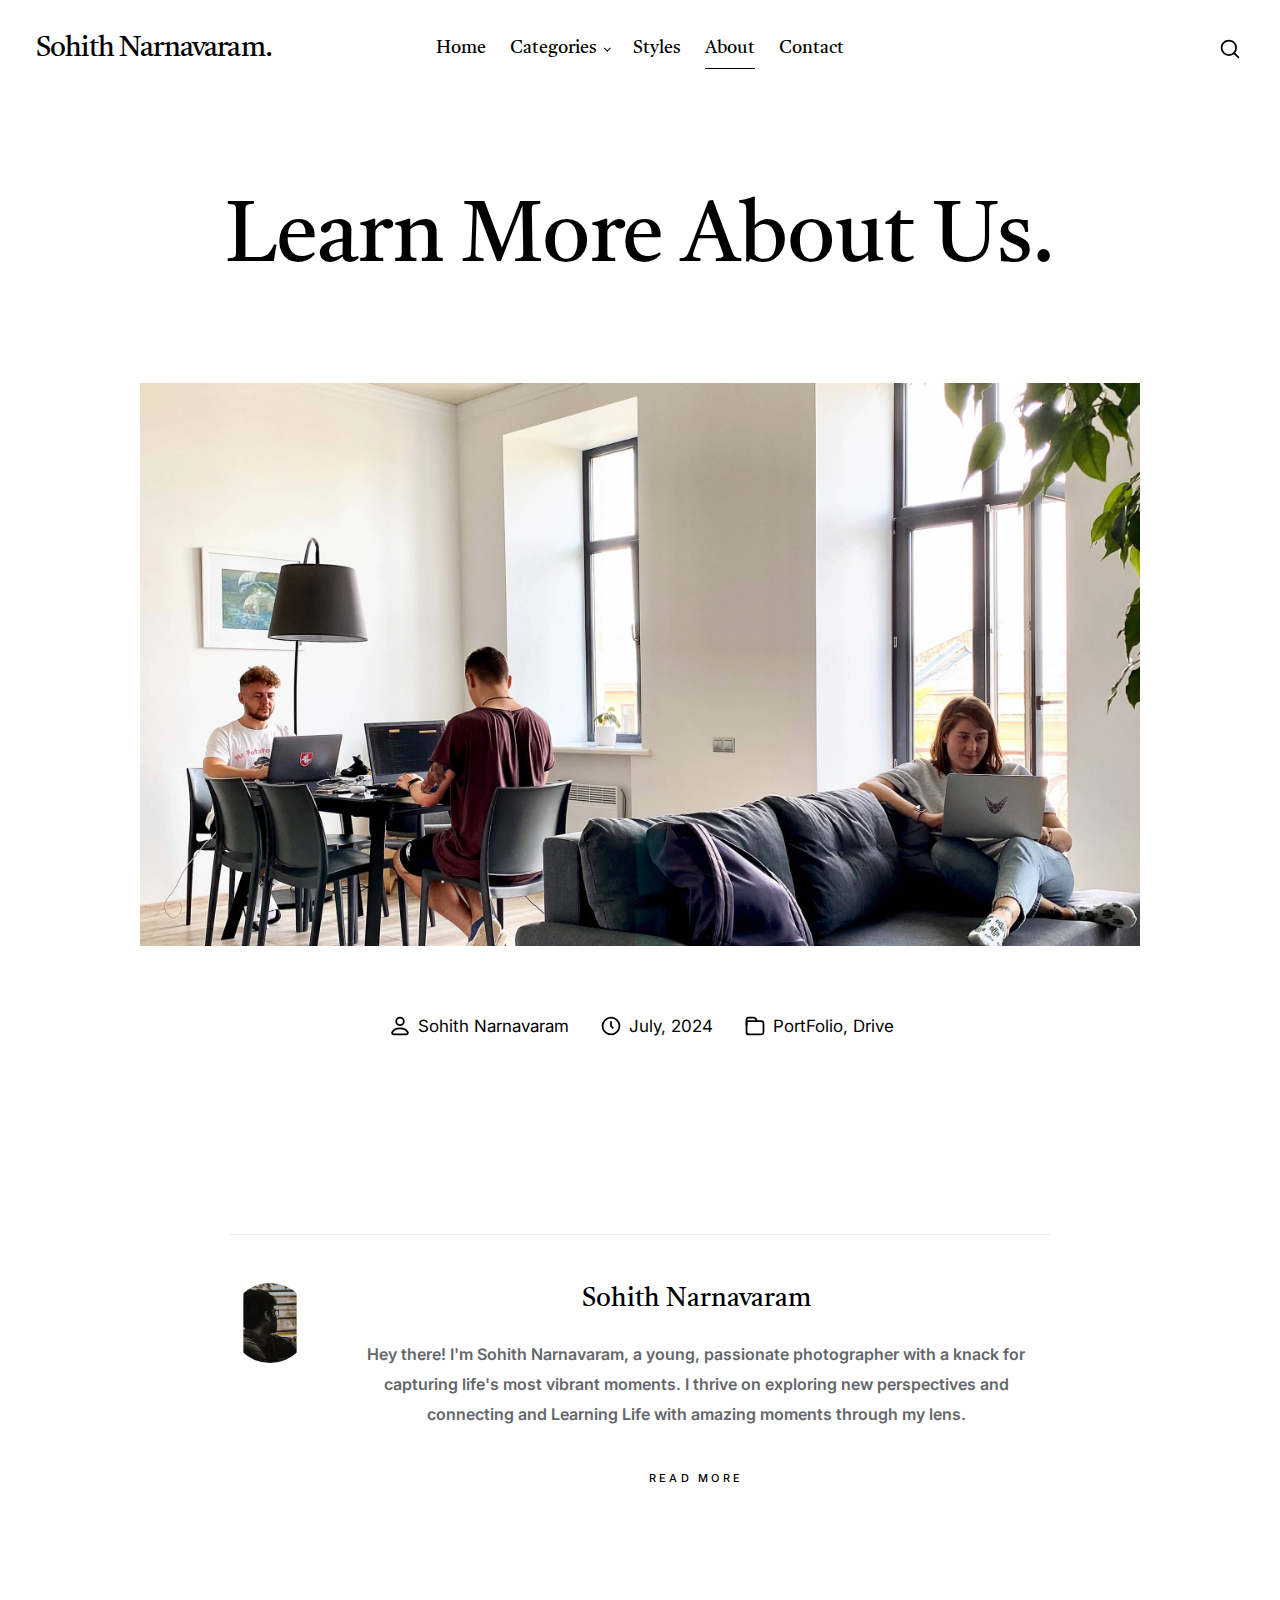
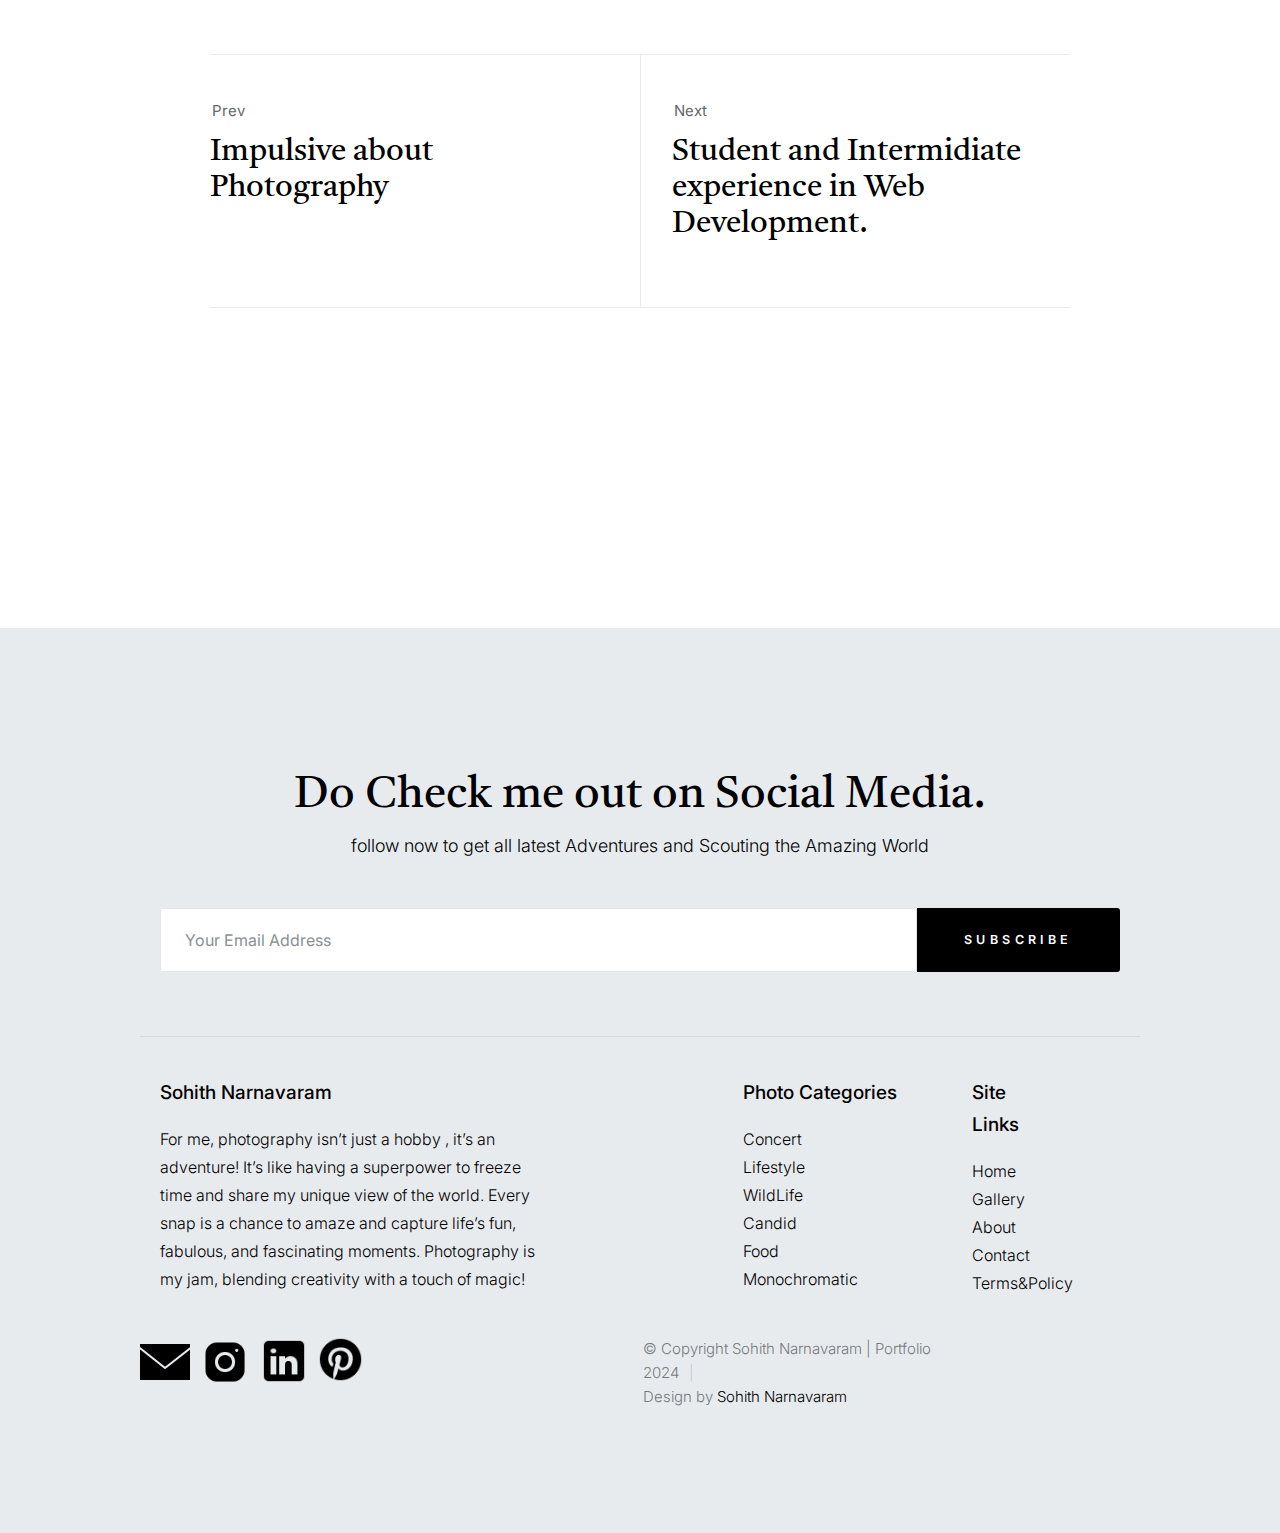
<file: about.html>
<!DOCTYPE html>
<html lang="en" class="no-js" >
<head>

    <!--- basic page needs
    ================================================== -->
    <meta charset="utf-8">
    <meta name="viewport" content="width=device-width, initial-scale=1">
    <title>About - Sohith Narnavaram</title>

    <script>
        document.documentElement.classList.remove('no-js');
        document.documentElement.classList.add('js');
    </script>

    <!-- CSS
    ================================================== -->
    <link rel="stylesheet" href="css/vendor.css">
    <link rel="stylesheet" href="css/styles.css">

    <!-- favicons
    ================================================== -->
    <link rel="apple-touch-icon" sizes="180x180" href="apple-touch-icon.png">
    <link rel="icon" type="image/png" sizes="32x32" href="S logo.png">
    <link rel="icon" type="image/png" sizes="16x16" href="S logo.png">
    <link rel="manifest" href="site.webmanifest">

</head>

<body id="top">


    <!-- preloader
    ================================================== -->
    <div id="preloader">
        <div id="loader" class="dots-fade">
            <div></div>
            <div></div>
            <div></div>
        </div>
    </div>


    <!-- page wrap
    ================================================== -->
    <div id="page" class="s-pagewrap">


        <!-- # site header 
        ================================================== -->
        <header id="masthead" class="s-header">

            <div class="s-header__branding">
                <p class="site-title">
                    <a href="index.html" rel="home">Sohith Narnavaram.</a>
                </p>
            </div>

            <div class="row s-header__navigation">

                <nav class="s-header__nav-wrap">
    
                    <h3 class="s-header__nav-heading">Navigate to</h3>
    
                    <ul class="s-header__nav">
                        <li><a href="index.html" title="">Home</a></li>
                        <li class="has-children">
                            <a href="#0" title="" class="">Categories</a>
                            <ul class="sub-menu">
                                <li><a href="category.html">Design</a></li>
                                <li><a href="category.html">Lifestyle</a></li>
                                <li><a href="category.html">Inspiration</a></li>
                                <li><a href="category.html">Work</a></li>
                                <li><a href="category.html">Health</a></li>
                                <li><a href="category.html">Photography</a></li>
                            </ul>
                        </li>
                        <li><a href="styles.html" title="">Styles</a></li>
                        <li class="current-menu-item"><a href="about.html" title="">About</a></li>
                        <li><a href="contact.html" title="">Contact</a></li>
                    </ul> <!-- end s-header__nav -->

                </nav> <!-- end s-header__nav-wrap -->
    
            </div> <!-- end s-header__navigation -->

            <div class="s-header__search">

                <div class="s-header__search-inner">
                    <div class="row">
    
                        <form role="search" method="get" class="s-header__search-form" action="#">
                            <label>
                                <span class="u-screen-reader-text">Search for:</span>
                                <input type="search" class="s-header__search-field" placeholder="Search for..." value="" name="s" title="Search for:" autocomplete="off">
                            </label>
                            <input type="submit" class="s-header__search-submit" value="Search"> 
                        </form>
    
                        <a href="#0" title="Close Search" class="s-header__search-close">Close</a>
    
                    </div> <!-- end row -->
                </div> <!-- s-header__search-inner -->
    
            </div> <!-- end s-header__search -->

            <a class="s-header__menu-toggle" href="#0"><span>Menu</span></a>
            <a class="s-header__search-trigger" href="#">
                <svg width="24" height="24" fill="none" viewBox="0 0 24 24">
                    <path stroke="currentColor" stroke-linecap="round" stroke-linejoin="round" stroke-width="1.5" d="M19.25 19.25L15.5 15.5M4.75 11C4.75 7.54822 7.54822 4.75 11 4.75C14.4518 4.75 17.25 7.54822 17.25 11C17.25 14.4518 14.4518 17.25 11 17.25C7.54822 17.25 4.75 14.4518 4.75 11Z"></path>
                </svg>
            </a>

        </header> <!-- end s-header -->


        <!-- # site-content
        ================================================== -->
        <div id="content" class="s-content s-content--page">

                <div class="row entry-wrap">
                    <div class="column lg-12">
                        

                        

                        <article class="entry">

                            <header class="entry__header entry__header--narrow">
    
                                <h1 class="entry__title">
                                    Learn More About Us.
                                </h1>
    
                            </header>

                            <div class="entry__media">
                                <figure class="featured-image">
                                    <img src="images/thumbs/about/about-1200.jpg" 
                                      srcset="images/thumbs/about/about-2400.jpg 2400w, 
                                              images/thumbs/about/about-1200.jpg 1200w, 
                                              images/thumbs/about/about-600.jpg 600w" sizes="(max-width: 2400px) 100vw, 2400px" alt="">
                                </figure>
                            </div>

                            <div class="content-primary">

                                <div class="entry__content">
        
                                    <div class="entry__meta">
                                    <div class="entry__meta-author">
                                        <svg width="24" height="24" fill="none" viewBox="0 0 24 24">
                                            <circle cx="12" cy="8" r="3.25" stroke="currentColor" stroke-linecap="round" stroke-linejoin="round" stroke-width="1.5"></circle>
                                            <path stroke="currentColor" stroke-linecap="round" stroke-linejoin="round" stroke-width="1.5" d="M6.8475 19.25H17.1525C18.2944 19.25 19.174 18.2681 18.6408 17.2584C17.8563 15.7731 16.068 14 12 14C7.93201 14 6.14367 15.7731 5.35924 17.2584C4.82597 18.2681 5.70558 19.25 6.8475 19.25Z"></path>
                                        </svg>
                                        <a href="https://www.instagram.com/sohithnarnavaram/">Sohith Narnavaram</a> 
                                    </div>
                                    <div class="entry__meta-date">
                                        <svg width="24" height="24" fill="none" viewBox="0 0 24 24">
                                            <circle cx="12" cy="12" r="7.25" stroke="currentColor" stroke-width="1.5"></circle>
                                            <path stroke="currentColor" stroke-width="1.5" d="M12 8V12L14 14"></path>
                                        </svg>
                                        July, 2024 
                                    </div>
                                    <div class="entry__meta-cat">
                                        <svg width="24" height="24" fill="none" viewBox="0 0 24 24">
                                            <path stroke="currentColor" stroke-linecap="round" stroke-linejoin="round" stroke-width="1.5" d="M19.25 17.25V9.75C19.25 8.64543 18.3546 7.75 17.25 7.75H4.75V17.25C4.75 18.3546 5.64543 19.25 6.75 19.25H17.25C18.3546 19.25 19.25 18.3546 19.25 17.25Z"></path>
                                            <path stroke="currentColor" stroke-linecap="round" stroke-linejoin="round" stroke-width="1.5" d="M13.5 7.5L12.5685 5.7923C12.2181 5.14977 11.5446 4.75 10.8127 4.75H6.75C5.64543 4.75 4.75 5.64543 4.75 6.75V11"></path>
                                        </svg>
                                          
                                        <span class="cat-links">
                                            <a href="https://drive.google.com/drive/folders/1U1SlwNihrv4EhXytfmpGRtscWvCsKgJc?usp=sharing">PortFolio</a>
                                            <a href="https://drive.google.com/drive/folders/1U1SlwNihrv4EhXytfmpGRtscWvCsKgJc?usp=sharing">Drive</a>
                                        </span>
                                        
                                    </div>
                                    
            <div id="content" class="s-content s-content--blog">
<section>
                <div class="row entry-wrap">
                    <div class="column lg-12">
                        <article class="entry format-standard">
                            <header class="entry__header">
                    
                                    <div class="entry__author-box">
                                        <figure class="entry__author-avatar">
                                            <img alt="Profile Picture sohithnarnavaram" src="me.jpg" class="avatar">
                                        </figure>
                                        <div class="entry__author-info">
                                            <h4 class="entry__author-name">
                                                <a href="about.html">
                                                    Sohith Narnavaram
                                                </a>
                                            </h4>
                                            <h7><b><p> 
                                                Hey there! I'm Sohith Narnavaram, a young, passionate photographer with a knack for capturing life's most vibrant moments.
                                                I thrive on exploring new perspectives and connecting and Learning Life with amazing moments through my lens.
                                                <br>
                                                <div id="more-content" style="display: none;">
                                                    <p>I enjoy the art of photography as a hobby and love to be what I am.
                                                        Currently pursuing a B.Tech in CSE with a focus on AI and ML, 
                                                        I love blending creativity and technology through photography. 
                                                        Let's create something extraordinary together! Whether you're looking for a photographer to capture your special moments or simply want to share a story,
                                                         I'm here to connect, explore, and make magic happen through the art of photography.
                                                        Stay funky, stay curious, and let's embark on this exciting visual journey together!
                                                        </p>
                                                </div>
                                                <a class="hero__more-link" href="javascript:void(0)" onclick="toggleContent()">Read More</a>
                                            
                                                <script>
                                                    function toggleContent() {
                                                        var moreContent = document.getElementById("more-content");
                                                        var moreLink = document.querySelector(".hero__more-link");
                                                        if (moreContent.style.display === "none") {
                                                            moreContent.style.display = "block";
                                                            moreLink.textContent = "Read Less";
                                                            moreLink.parentNode.appendChild(moreLink); // Move the link to the bottom
                                                        } else {
                                                            moreContent.style.display = "none";
                                                            moreLink.textContent = "Read More";
                                                        }
                                                    }
                                                </script>
                                            </p></h7></b>
                                        </div>
                                    </div>

                                </div> <!-- end entry-content -->

                                <div class="post-nav">
                                    <div class="post-nav__prev">
                                        <a href="about.html" rel="prev">
                                            <span>Prev</span>
                                            Impulsive about Photography  
                                        </a>
                                    </div>
                                    <div class="post-nav__next">
                                        <a href="about.html" rel="next">
                                            <span>Next</span>
                                            Student and Intermidiate experience in Web Development.
                                        </a>
                                    </div>
                                </div>

                            </div> <!-- end content-primary -->

                        </article> <!-- end entry -->
        </section>
                                </div>

                            </article> <!-- end entry -->

                    </div>
                </div> <!-- end entry-wrap -->


        <!-- # site-footer
        ================================================== -->
        <footer id="colophon" class="s-footer">

            <div class="row s-footer__subscribe">
                <div class="column lg-12">
                    <a href="contact.html"><h2>
                    Do Check me out on Social Media.
                    </h2></a>
                    
                    <p>
                    follow now to get all latest Adventures and Scouting the Amazing World
                    </p>

                    <form id="mc-form" class="mc-form">
                        <input type="email" name="EMAIL" id="mce-EMAIL" class="u-fullwidth text-center" placeholder="Your Email Address" title="The domain portion of the email address is invalid (the portion after the @)." pattern="^([^\x00-\x20\x22\x28\x29\x2c\x2e\x3a-\x3c\x3e\x40\x5b-\x5d\x7f-\xff]+|\x22([^\x0d\x22\x5c\x80-\xff]|\x5c[\x00-\x7f])*\x22)(\x2e([^\x00-\x20\x22\x28\x29\x2c\x2e\x3a-\x3c\x3e\x40\x5b-\x5d\x7f-\xff]+|\x22([^\x0d\x22\x5c\x80-\xff]|\x5c[\x00-\x7f])*\x22))*\x40([^\x00-\x20\x22\x28\x29\x2c\x2e\x3a-\x3c\x3e\x40\x5b-\x5d\x7f-\xff]+|\x5b([^\x0d\x5b-\x5d\x80-\xff]|\x5c[\x00-\x7f])*\x5d)(\x2e([^\x00-\x20\x22\x28\x29\x2c\x2e\x3a-\x3c\x3e\x40\x5b-\x5d\x7f-\xff]+|\x5b([^\x0d\x5b-\x5d\x80-\xff]|\x5c[\x00-\x7f])*\x5d))*(\.\w{2,})+$" required>
                        <input type="submit" name="subscribe" value="Subscribe" class="btn--small btn--primary u-fullwidth">
                        <!-- <div style="position: absolute; left: -5000px;" aria-hidden="true"><input type="text" name="b_cdb7b577e41181934ed6a6a44_9a91cfe7b3" tabindex="-1" value=""></div> -->
                        <div class="mc-status"></div>
                    </form>

                </div>
            </div> <!-- end s-footer__subscribe -->

            <div class="row s-footer__main">

                <div class="column lg-5 md-6 tab-12 s-footer__about">
                    <h4>Sohith Narnavaram</h4>

                    <p>
                        For me, photography isn’t just a hobby , it’s an adventure! It’s like having a superpower to freeze time and share my unique view of the world. 
                        Every snap is a chance to amaze and capture life’s fun, fabulous, and fascinating moments. 
                        Photography is my jam, blending creativity with a touch of magic!  
                    </p>
                </div> <!-- end s-footer__about -->

                <div class="column lg-5 md-6 tab-12">
                    <div class="row">
                        <div class="column lg-6">
                            <h4>Photo Categories</h4>
                            <ul class="link-list">
                                <li><a href="category.html">Concert</a> </li>
                                <li><a href="category.html">Lifestyle</a> </li>
                                <li><a href="category.html">WildLife</a> </li>
                                <li><a href="category.html">Candid</a> </li>
                                <li><a href="category.html">Food</a> </li>
                                <li><a href="category.html">Monochromatic</a></li>
                            </ul>
                        </div>
                        <div class="column lg-5 md-6 tab-12">
                            <div class="row">
                                
                                </div>
                                <div class="column lg-6">
                                    <h4>Site Links</h4>
                                    <ul class="link-list">
                                        <li><a href="index.html">Home</a></li>
                                        <li><a href="category.html">Gallery</a></li>
                                        <li><a href="about.html">About</a></li>
                                        <li><a href="about.html">Contact</a></li>
                                        <li><a href="#0">Terms&Policy</a></li>
                                    </ul>
                                </div>
                            </div>
                        </div>

            </div> <!-- end s-footer__main -->

            <div class="row s-footer__bottom">

                <div class="column lg-7 md-6 tab-12">
                    <ul class="s-footer__social">
                        <li>
                            <a href="mailto:sohithnr29@gmail.com"><img src="icons8-email-50.png" alt="" width="50">
                                <span class="u-screen-reader-text">Email</span>
                            </a>
                        </li>
                        <li>
                               <a href="https://www.instagram.com/sohithnarnavaram/"><img src="icons8-instagram-64.png" alt="" width="50">
                                <span class="u-screen-reader-text">Instagram</span>
                            </a>
                        </li>
                        <li>
                            <a href="https://www.linkedin.com/in/sohith-narnavaram-89904224b/"><img src="icons8-linkedin-50.png" alt="" width="48">
                                <span class="u-screen-reader-text">LinkedIn</span>
                            </a>
                        </li>
                        <li>
                            <a href="https://pin.it/5t4OifMem"><img src="icons8-pinterest-50.png" alt="" width="45">
                                <span class="u-screen-reader-text">Pinterest</span>
                            </a>
                        </li>
                    </ul>
                </div>
                <div class="column lg-5 md-6 tab-12">
                    <div class="ss-copyright">
                        <span>© Copyright Sohith Narnavaram | Portfolio 2024</span> 
                        <span>Design by <a href="https://www.instagram.com/sohithnarnavaram/">Sohith Narnavaram</a></span>
                    </div>
                </div>

            </div> <!-- end s-footer__bottom -->


    <!-- Java Script
    ================================================== -->
    <script src="js/plugins.js"></script>
    <script src="js/main.js"></script>

</body>
</html>
</file>
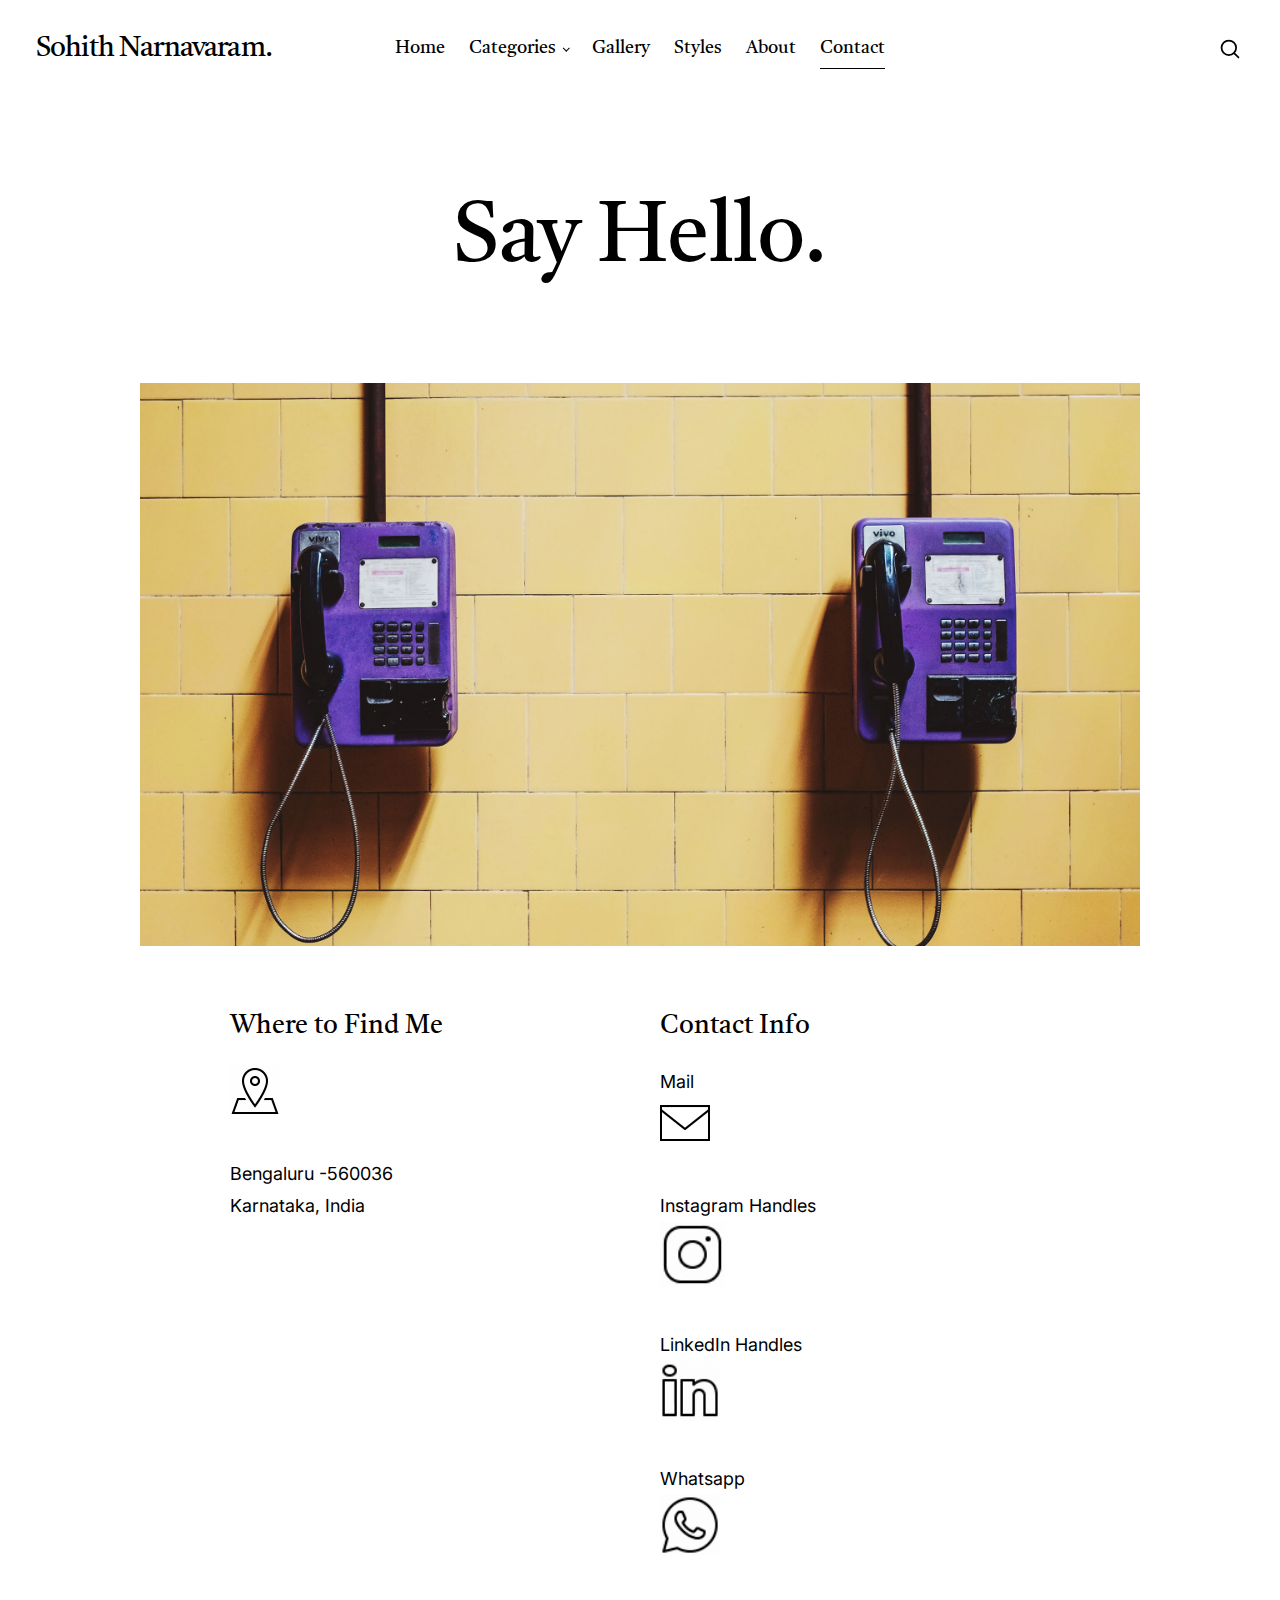
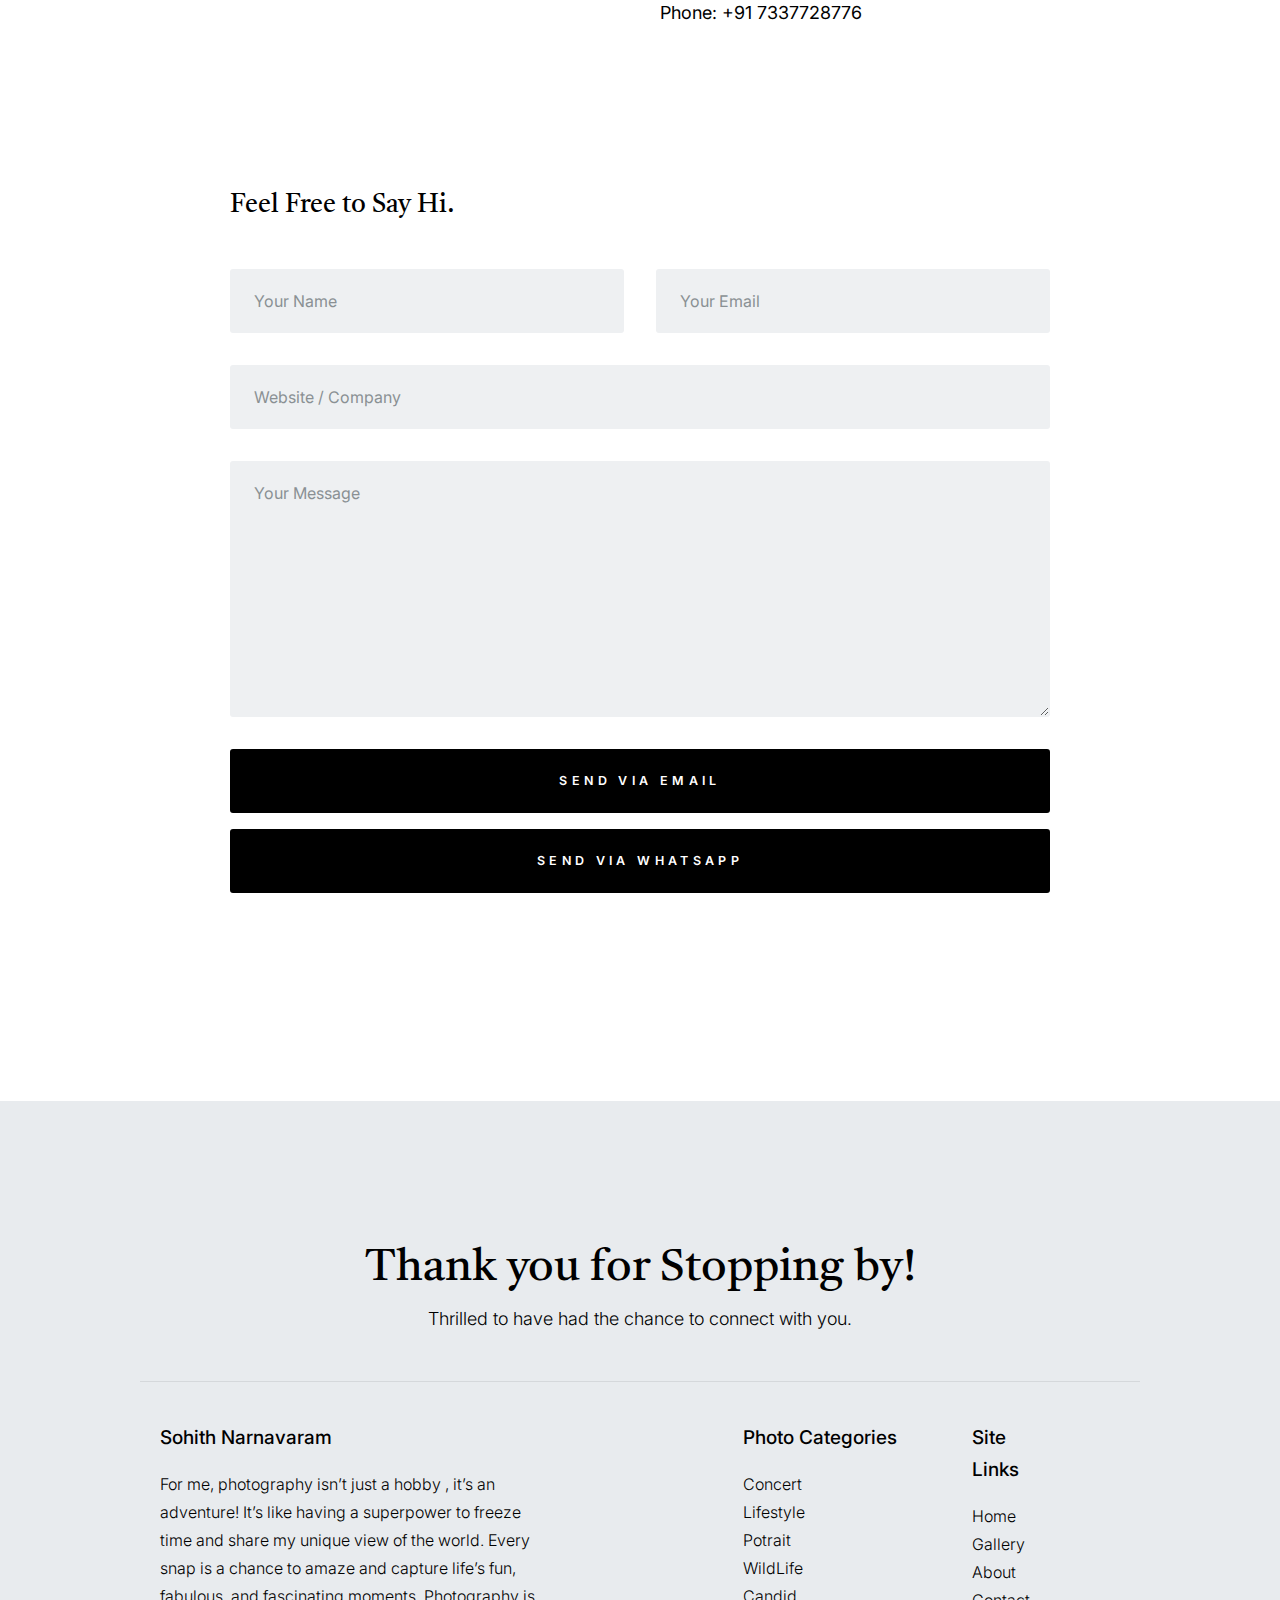
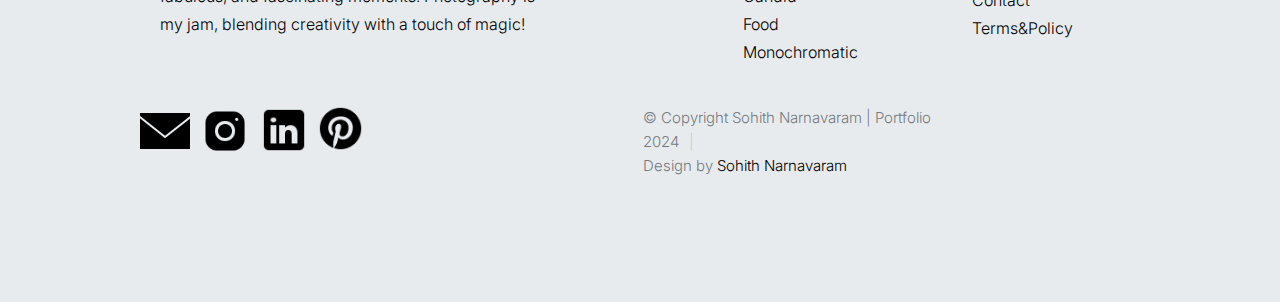
<file: contact.html>
<!DOCTYPE html>
<html lang="en" class="no-js" >
<head>

    <!--- basic page needs
    ================================================== -->
    <meta charset="utf-8">
    <meta name="viewport" content="width=device-width, initial-scale=1">
    <title>Contact - Sohith Narnavaram</title>
    <script src="https://cdn.emailjs.com/dist/email.min.js"></script>

    <script>
        document.documentElement.classList.remove('no-js');
        document.documentElement.classList.add('js');
    </script>

    <!-- CSS
    ================================================== -->
    <link rel="stylesheet" href="css/vendor.css">
    <link rel="stylesheet" href="css/styles.css">
    
    <!-- favicons
    ================================================== -->
    <link rel="apple-touch-icon" sizes="180x180" href="apple-touch-icon.png">
    <link rel="icon" type="image/png" sizes="32x32" href="S logo.png">
    <link rel="icon" type="image/png" sizes="16x16" href="S logo.png">
    <link rel="manifest" href="site.webmanifest">

</head>

<body id="top">


<!-- preloader
    ================================================== -->
<div id="preloader">
    <div id="loader" class="dots-fade">
        <div></div>
        <div></div>
        <div></div>
    </div>
    <p class="loading-message">Hold tight! We’re brewing up something magical. This might take a minute, but it’ll be worth it!</p>
</div>

<style>
#preloader {
    position: fixed;
    top: 0;
    left: 0;
    width: 100%;
    height: 100%;
    background: #ffffff; /* Background color for the preloader */
    display: flex;
    align-items: center;
    justify-content: center;
    flex-direction: column; /* Stack elements vertically */
    z-index: 9999; /* Ensure it appears on top */
}

#loader.dots-fade {
    display: flex;
    flex-direction: column;
    align-items: center;
}

#loader.dots-fade div {
    background: #140e0e; /* Color of the dots */
}

#preloader .loading-message {
    margin-top: 10px; /* Space between the loader and the message */
    color: #070303; /* Adjust the color to fit your design */
    font-size: 16px;
}
</style>



    <!-- page wrap
    ================================================== -->
    <div id="page" class="s-pagewrap">


        <header id="masthead" class="s-header">

            <div class="s-header__branding">
                <p class="site-title">
                    <a href="index.html" rel="home">Sohith Narnavaram.</a>
                </p>
            </div>

            <div class="row s-header__navigation">

                <nav class="s-header__nav-wrap">
    
                    <h3 class="s-header__nav-heading">Navigate to</h3>
    
                    <ul class="s-header__nav">
                        <li ><a href="index.html" title="">Home</a></li>
                        <li class="has-children">
                            <a href="#0" title="" class="">Categories</a>
                            <ul class="sub-menu">
                                <li><a href="#concert">Concert</a></li>
                                <li><a href="#Lifestyle">Lifestyle</a></li>
                                <li><a href="#WildLife">WildLife</a></li>
                                <li><a href="#Potrait">Potrait</a></li>
                                <li><a href="#Candid">Candid</a></li>
                                <li><a href="#Food">Food</a></li>
                                <li><a href="#Monochromatic">Monochromatic</a></li>
                            </ul>
                        </li>
                        <li class="has-Photographs">
                            <a href="category.html" title="" class="">Gallery</a>
                        </li>
                        <li ><a href="styles.html" title="">Styles</a></li>
                        <li ><a href="about.html" title="">About</a></li>
                        <li class="current-menu-item"><a href="contact.html" title="">Contact</a></li>
                    </ul> <!-- end s-header__nav -->

                </nav> <!-- end s-header__nav-wrap -->
    
            </div> <!-- end s-header__navigation -->

            <div class="s-header__search">

                <div class="s-header__search-inner">
                    <div class="row">
    
                        <form role="search" method="get" class="s-header__search-form" action="#">
                            <label>
                                <span class="u-screen-reader-text">Search for:</span>
                                <input type="search" class="s-header__search-field" placeholder="Search for..." value="" name="s" title="Search for:" autocomplete="off">
                            </label>
                            <input type="submit" class="s-header__search-submit" value="Search"> 
                        </form>
    
                        <a href="#0" title="Close Search" class="s-header__search-close">Close</a>
    
                    </div> <!-- end row -->
                </div> <!-- s-header__search-inner -->
    
            </div> <!-- end s-header__search -->

            <a class="s-header__menu-toggle" href="#0"><span>Menu</span></a>
            <a class="s-header__search-trigger" href="#">
                <svg width="24" height="24" fill="none" viewBox="0 0 24 24">
                    <path stroke="currentColor" stroke-linecap="round" stroke-linejoin="round" stroke-width="1.5" d="M19.25 19.25L15.5 15.5M4.75 11C4.75 7.54822 7.54822 4.75 11 4.75C14.4518 4.75 17.25 7.54822 17.25 11C17.25 14.4518 14.4518 17.25 11 17.25C7.54822 17.25 4.75 14.4518 4.75 11Z"></path>
                </svg>
            </a>

        </header> <!-- end s-header -->


        <!-- # site-content
        ================================================== -->
        <div id="content" class="s-content s-content--page">

                <div class="row entry-wrap">
                    <div class="column lg-12">

                        <article class="entry">

                            <header class="entry__header entry__header--narrow">
    
                                <h1 class="entry__title">
                                    Say Hello.
                                </h1>
    
                            </header>

                            <div class="entry__media">
                                <figure class="featured-image">
                                    <img src="images/thumbs/contact/contact-1200.jpg" 
                                      srcset="images/thumbs/contact/contact-2400.jpg 2400w, 
                                              images/thumbs/contact/contact-1200.jpg 1200w, 
                                              images/thumbs/contact/contact-600.jpg 600w" sizes="(max-width: 2400px) 100vw, 2400px" alt="">
                                </figure>
                            </div>

                            <div class="content-primary">

                                <div class="entry__content">
        
                                    
                                    <div class="row block-large-1-2 block-tab-whole entry__blocks">
                                        <div class="column">
                                            <h4>Where to Find Me</h4>
                                            <a href=""> <img src="icons8-address.gif" alt="Location"></a>
                                            <p>
                                            Bengaluru -560036<br>
                                            Karnataka, India<br>
                                            </p>
                                        </div>
        
                                        <div class="column">
                                            <h4>Contact Info</h4>
                                            <div>
                                            Mail<a href="mailto:sohithnr29@gmail.com"><br><img src="icons8-mail.gif" alt="" width="50"></a><br>
                                            Instagram Handles<a href="https://www.instagram.com/sohithnarnavaram/"><br><img src="icons8-instagram.gif" alt="" width="65"></a><br></div>
                                            <div>
                                            LinkedIn Handles<a href="https://www.linkedin.com/in/sohith-narnavaram-89904224b/"><br><img src="icons8-linkedin.gif" alt="" width="60"></a><br> 
                                            Whatsapp<a href="https://api.whatsapp.com/send?phone=+91-7337728776&text=Hello"><br><img src="icons8-whatsapp.gif" alt="" width="60"></a><br> </div>
                                            <div>
                                                <p>Phone: +91 7337728776</p>
                                                </div>
                                             <br>
                                            
                                        </p>
                                    </div>
                                    </div>

                                    <h4>Feel Free to Say Hi.</h4>
                                    <form id="cForm" class="entry__form" method="post" action="" autocomplete="off">
                                        <fieldset class="row">
                                            <div class="column lg-6 tab-12 form-field">
                                                <input name="cName" id="cName" class="u-fullwidth" placeholder="Your Name" value="" type="text" required>
                                            </div>
                                
                                            <div class="column lg-6 tab-12 form-field">
                                                <input name="cEmail" id="cEmail" class="u-fullwidth" placeholder="Your Email" value="" type="email" required>
                                            </div>
                                
                                            <div class="column lg-12 form-field">
                                                <input name="cWebsite" id="cWebsite" class="u-fullwidth" placeholder="Website / Company" value="" type="text">
                                            </div>
                                
                                            <div class="column lg-12 message form-field">
                                                <textarea name="cMessage" id="cMessage" class="u-fullwidth" placeholder="Your Message" required></textarea>
                                            </div>
                                
                                            <div class="column lg-12">
                                                <input name="submitEmail" id="submitEmail" class="btn btn--primary btn-wide btn--large u-fullwidth" value="Send via Email" type="button">
                                                <input name="submitWhatsApp" id="submitWhatsApp" class="btn btn--primary btn-wide btn--large u-fullwidth" value="Send via WhatsApp" type="button">
                                            </div>
                                        </fieldset>
                                    </form>
                                
                                    <script>
                                        function getFormValues() {
                                            return {
                                                name: encodeURIComponent(document.getElementById('cName').value),
                                                email: encodeURIComponent(document.getElementById('cEmail').value),
                                                website: encodeURIComponent(document.getElementById('cWebsite').value),
                                                message: encodeURIComponent(document.getElementById('cMessage').value),
                                            };
                                        }
                                
                                        function createMailtoURL() {
                                            const { name, email, website, message } = getFormValues();
                                            const subject = 'Contact Form Submission';
                                            const body = `
                                                Name: ${decodeURIComponent(name)}
                                                
                                                Email: ${decodeURIComponent(email)}
                                                
                                                Website or Company: ${decodeURIComponent(website)}
                                                
                                                Message:
                                                ${decodeURIComponent(message)}
                                            `.replace(/\n/g, '%0D%0A'); // Encode line breaks for email
                                            
                                            return `mailto:sohithnr29@gmail.com?subject=${encodeURIComponent(subject)}&body=${body}`;
                                        }
                                
                                        function createWhatsAppURL() {
                                            const { name, email, website, message } = getFormValues();
                                            const text = `
                                                *Contact Form Submission*
                                                
                                                *Name:* ${decodeURIComponent(name)}
                                                
                                                *Email:* ${decodeURIComponent(email)}
                                                
                                                *Website or Company:* ${decodeURIComponent(website)}
                                                
                                                *Message:*
                                                ${decodeURIComponent(message)}
                                            `.replace(/\n/g, '%0A'); // Encode line breaks for WhatsApp
                                
                                            return `https://api.whatsapp.com/send?phone=+91-7337728776&text=${text}`;
                                        }
                                
                                        document.getElementById('submitEmail').addEventListener('click', function() {
                                            window.location.href = createMailtoURL();
                                        });
                                
                                        document.getElementById('submitWhatsApp').addEventListener('click', function() {
                                            window.open(createWhatsAppURL(), '_blank');
                                        });
                                    </script> <!-- end form -->

                            </div> <!-- end content-primary -->

                        </article> <!-- end entry -->

                    </div>
                </div> <!-- end entry-wrap -->
        </section> <!-- end s-content -->


        <!-- # site-footer
        ================================================== -->
        <footer id="colophon" class="s-footer">

            <div class="row s-footer__subscribe">
                <div class="column lg-12">

                    <h2>
                    Thank you for Stopping by!
                    </h2>
                    <p>
                        Thrilled to have had the chance to connect with you.
                    </p>
                </div>
            </div> <!-- end s-footer__subscribe -->

            <div class="row s-footer__main">

                <div class="column lg-5 md-6 tab-12 s-footer__about">
                    <h4>Sohith Narnavaram</h4>

                    <p>
                        For me, photography isn’t just a hobby , it’s an adventure! It’s like having a superpower to freeze time and share my unique view of the world. 
                        Every snap is a chance to amaze and capture life’s fun, fabulous, and fascinating moments. 
                        Photography is my jam, blending creativity with a touch of magic! 
                    </p>
                </div> <!-- end s-footer__about -->

                <div class="column lg-5 md-6 tab-12">
                    <div class="row">
                        <div class="column lg-6">
                            <h4>Photo Categories</h4>
                            <ul class="link-list">
                                <li><a href="category.html">Concert</a> </li>
                                <li><a href="category.html">Lifestyle</a> </li>
                                <li><a href="category.html">Potrait</a> </li>
                                <li><a href="category.html">WildLife</a> </li>
                                <li><a href="category.html">Candid</a> </li>
                                <li><a href="category.html">Food</a> </li>
                                <li><a href="category.html">Monochromatic</a></li>
                            </ul>
                        </div>
                        <div class="column lg-5 md-6 tab-12">
                            <div class="row">
                                
                                </div>
                                <div class="column lg-6">
                                    <h4>Site Links</h4>
                                    <ul class="link-list">
                                        <li><a href="index.html">Home</a></li>
                                        <li><a href="category.html">Gallery</a></li>
                                        <li><a href="about.html">About</a></li>
                                        <li><a href="contact.html">Contact</a></li>
                                        <li><a href="#0">Terms&Policy</a></li>
                                    </ul>
                                </div>
                            </div>
                        </div>

            </div> <!-- end s-footer__main -->

            <div class="row s-footer__bottom">

                <div class="column lg-7 md-6 tab-12">
                    <ul class="s-footer__social">
                        <li>
                            <a href="mailto:sohithnr29@gmail.com"><img src="icons8-email-50.png" alt="" width="50">
                                <span class="u-screen-reader-text">Email</span>
                            </a>
                        </li>
                        <li>
                               <a href="https://www.instagram.com/sohithnarnavaram/"><img src="icons8-instagram-64.png" alt="" width="50">
                                <span class="u-screen-reader-text">Instagram</span>
                            </a>
                        </li>
                        <li>
                            <a href="https://www.linkedin.com/in/sohith-narnavaram-89904224b/"><img src="icons8-linkedin-50.png" alt="" width="48">
                                <span class="u-screen-reader-text">LinkedIn</span>
                            </a>
                        </li>
                        <li>
                            <a href="https://pin.it/5t4OifMem"><img src="icons8-pinterest-50.png" alt="" width="45">
                                <span class="u-screen-reader-text">Pinterest</span>
                            </a>
                        </li>
                    </ul>
                </div>
                <div class="column lg-5 md-6 tab-12">
                    <div class="ss-copyright">
                        <span>© Copyright Sohith Narnavaram | Portfolio 2024</span> 
                        <span>Design by <a href="https://www.instagram.com/sohithnarnavaram/">Sohith Narnavaram</a></span>
                    </div>
                </div>

            </div> <!-- end s-footer__bottom -->
           
            <div class="ss-go-top">
                <a class="smoothscroll" title="Back to Top" href="#top">
                    <svg width="24" height="24" fill="none" viewBox="0 0 24 24">
                        <path stroke="currentColor" stroke-linecap="round" stroke-linejoin="round" stroke-width="1.5" d="M17.25 10.25L12 4.75L6.75 10.25"/>
                        <path stroke="currentColor" stroke-linecap="round" stroke-linejoin="round" stroke-width="1.5" d="M12 19.25V5.75"/>
                    </svg>
                </a>
            </div> <!-- end ss-go-top -->

        </footer><!-- end s-footer -->


    <!-- Java Script
    ================================================== -->
    <script src="js/plugins.js"></script>
    <script src="js/main.js"></script>

</body>
</html>
</file>
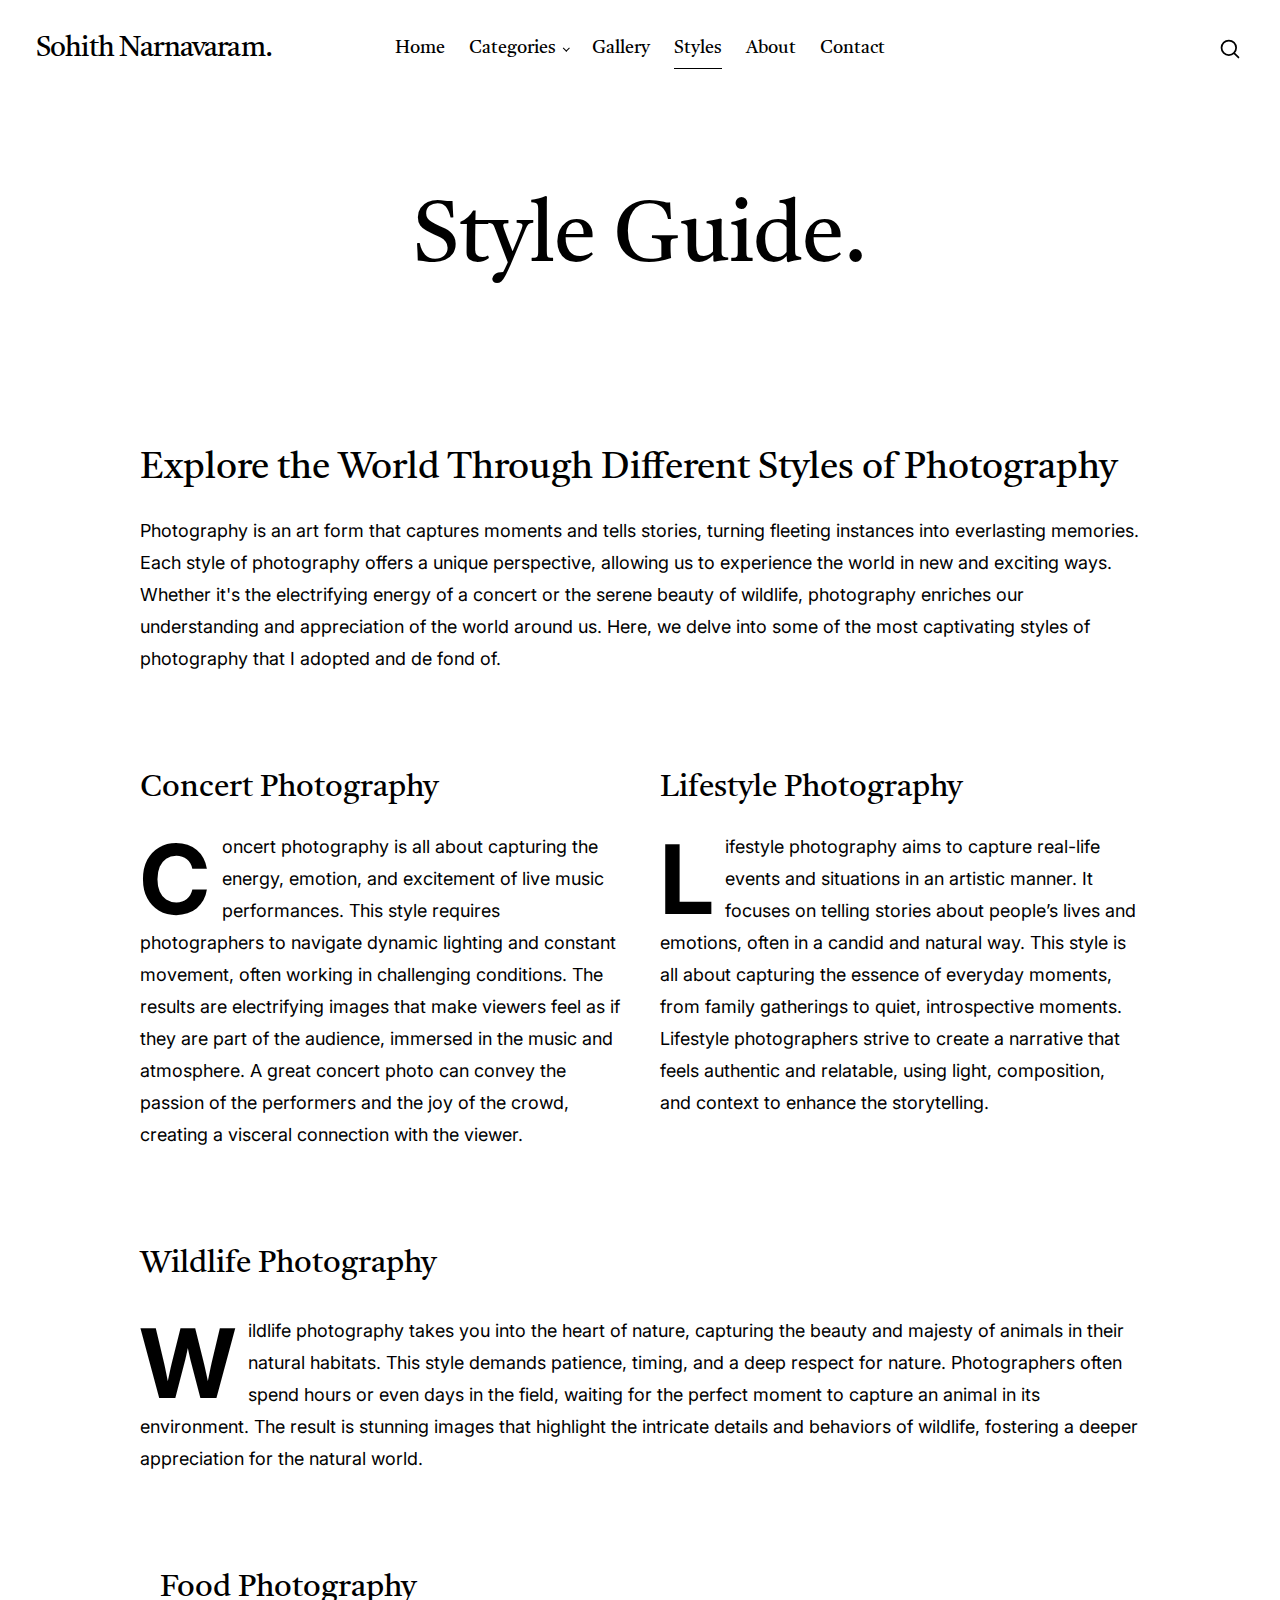
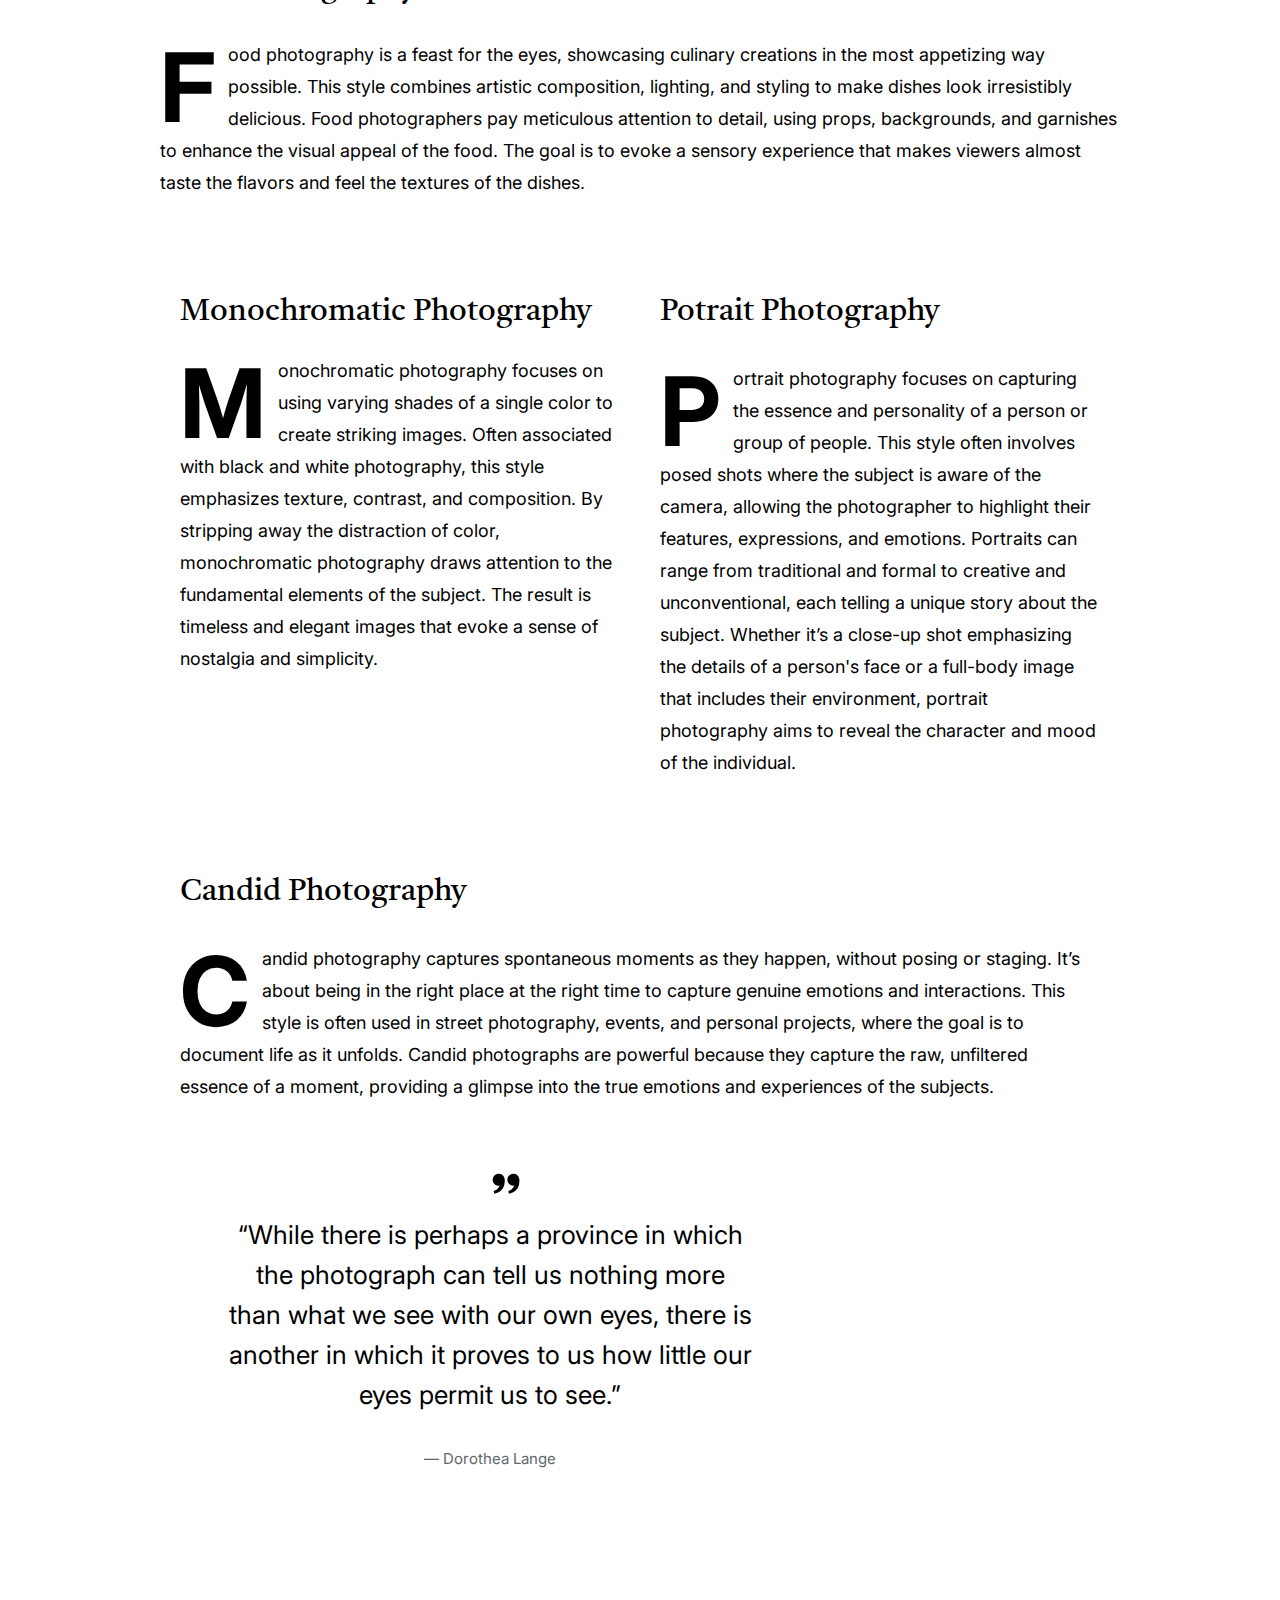
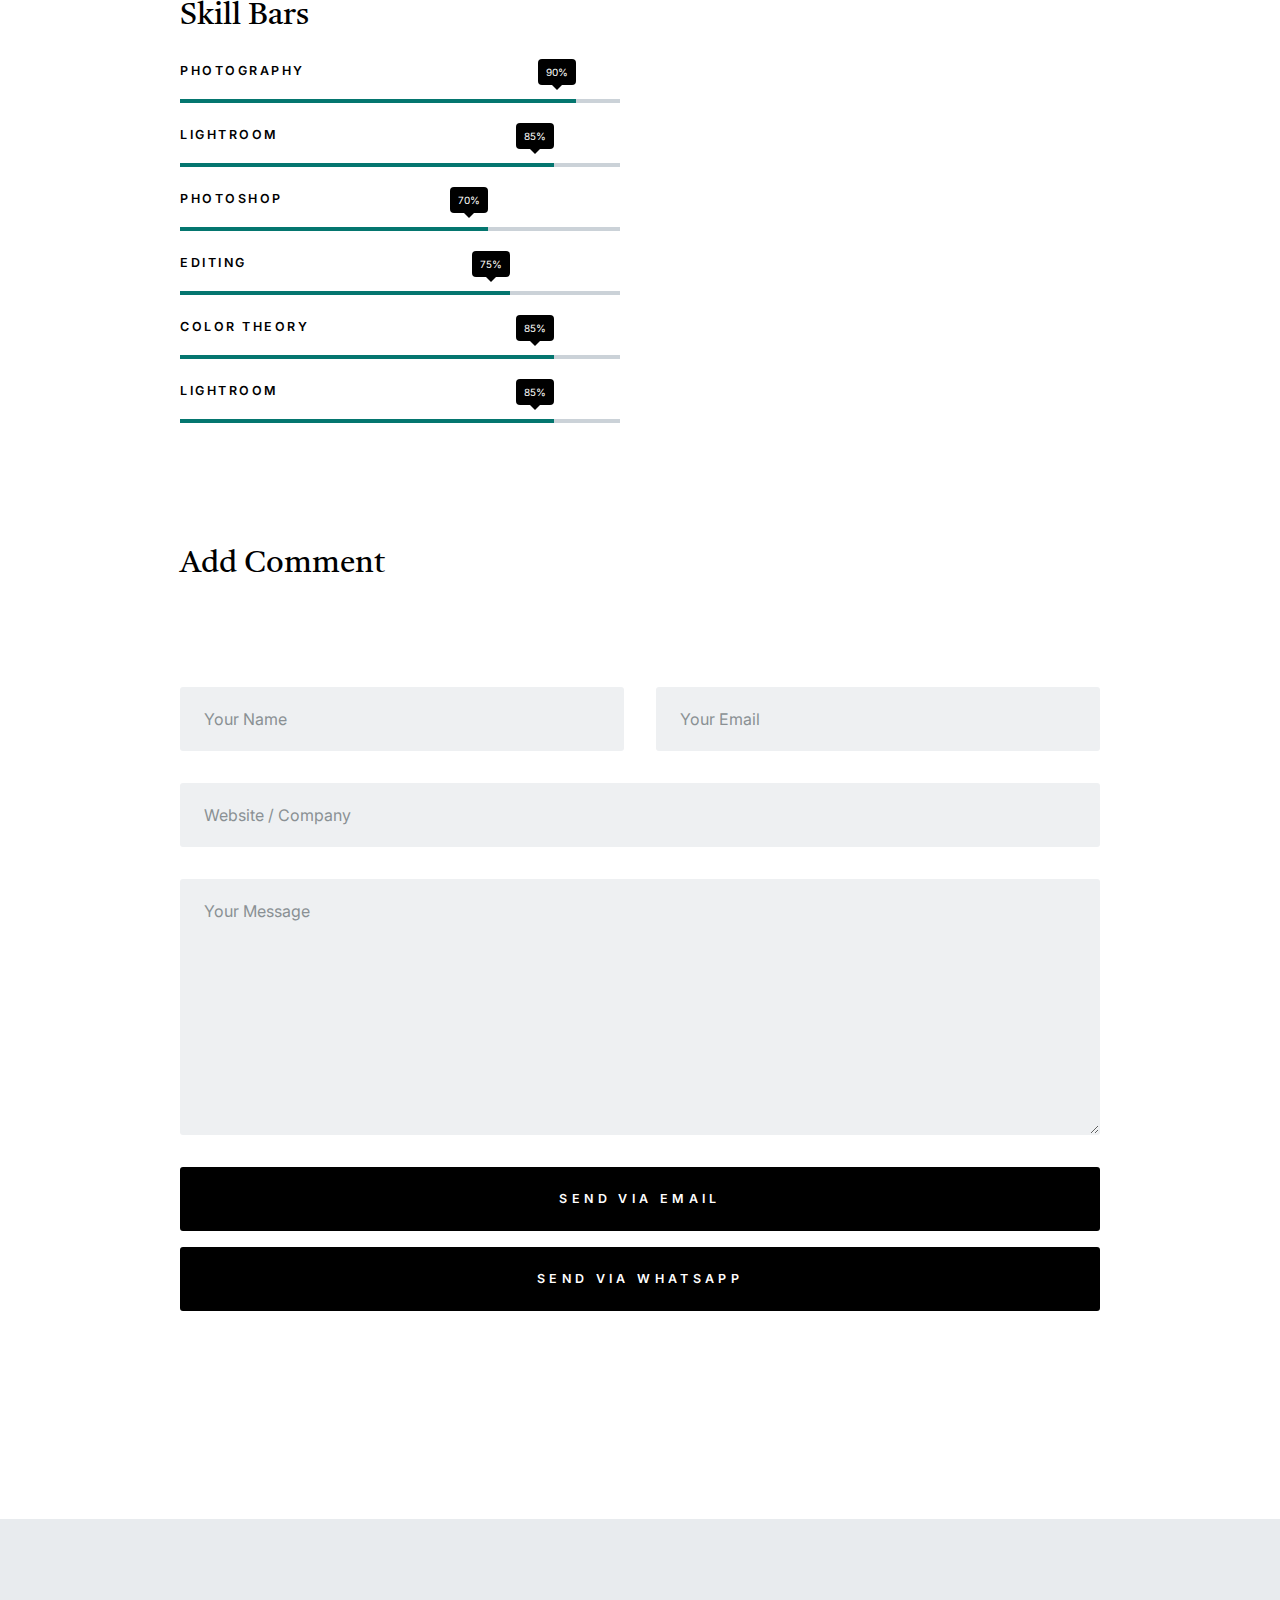
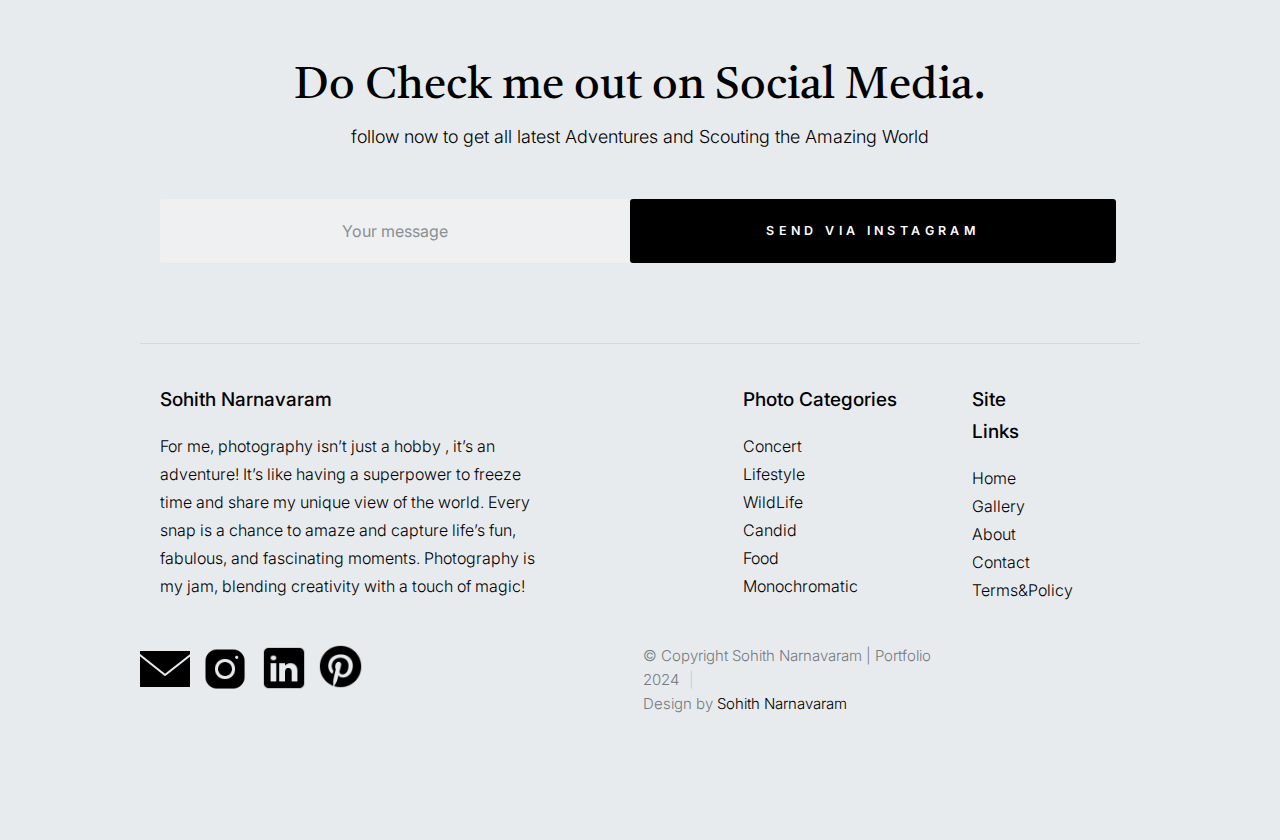
<file: styles.html>
<!DOCTYPE html>
<html lang="en" class="no-js" >
<head>

    <!--- basic page needs
    ================================================== -->
    <meta charset="utf-8">
    <meta name="viewport" content="width=device-width, initial-scale=1">
    <title>Style Guide - Sohith Narnavaram</title>

    <script>
        document.documentElement.classList.remove('no-js');
        document.documentElement.classList.add('js');
    </script>

    <!-- CSS
    ================================================== -->
    <link rel="stylesheet" href="css/vendor.css">
    <link rel="stylesheet" href="css/styles.css">

    <!-- favicons
    ================================================== -->
    <link rel="apple-touch-icon" sizes="180x180" href="apple-touch-icon.png">
    <link rel="icon" type="image/png" sizes="32x32" href="S logo.png">
    <link rel="icon" type="image/png" sizes="16x16" href="S logo.png">
    <link rel="manifest" href="site.webmanifest">

</head>

<body id="top">


    <!-- preloader
    ================================================== -->
    <div id="preloader">
        <div id="loader" class="dots-fade">
            <div></div>
            <div></div>
            <div></div>
        </div>
    </div>


    <!-- page wrap
    ================================================== -->
    <div id="page" class="s-pagewrap">


        <!-- # site header 
        ================================================== -->
        <header id="masthead" class="s-header">

            <div class="s-header__branding">
                <p class="site-title">
                    <a href="index.html" rel="home">Sohith Narnavaram.</a>
                </p>
            </div>

            <div class="row s-header__navigation">

                <nav class="s-header__nav-wrap">
    
                    <h3 class="s-header__nav-heading">Navigate to</h3>
    
                    <ul class="s-header__nav">
                        <li ><a href="index.html" title="">Home</a></li>
                        <li class="has-children">
                            <a href="#0" title="" class="">Categories</a>
                            <ul class="sub-menu">
                                <li><a href="#concert">Concert</a></li>
                                <li><a href="#Lifestyle">Lifestyle</a></li>
                                <li><a href="#WildLife">WildLife</a></li>
                                <li><a href="#Potrait">Potrait</a></li>
                                <li><a href="#Candid">Candid</a></li>
                                <li><a href="#Food">Food</a></li>
                                <li><a href="#Monochromatic">Monochromatic</a></li>
                            </ul>
                        </li>
                        <li class="has-Photographs">
                            <a href="category.html" title="" class="">Gallery</a>
                        </li>
                        <li class="current-menu-item"><a href="styles.html" title="">Styles</a></li>
                        <li><a href="about.html" title="">About</a></li>
                        <li><a href="contact.html" title="">Contact</a></li>
                    </ul> <!-- end s-header__nav -->

                </nav> <!-- end s-header__nav-wrap -->
    
            </div> <!-- end s-header__navigation -->

            <div class="s-header__search">

                <div class="s-header__search-inner">
                    <div class="row">
    
                        <form role="search" method="get" class="s-header__search-form" action="#">
                            <label>
                                <span class="u-screen-reader-text">Search for:</span>
                                <input type="search" class="s-header__search-field" placeholder="Search for..." value="" name="s" title="Search for:" autocomplete="off">
                            </label>
                            <input type="submit" class="s-header__search-submit" value="Search"> 
                        </form>
    
                        <a href="#0" title="Close Search" class="s-header__search-close">Close</a>
    
                    </div> <!-- end row -->
                </div> <!-- s-header__search-inner -->
    
            </div> <!-- end s-header__search -->

            <a class="s-header__menu-toggle" href="#0"><span>Menu</span></a>
            <a class="s-header__search-trigger" href="#">
                <svg width="24" height="24" fill="none" viewBox="0 0 24 24">
                    <path stroke="currentColor" stroke-linecap="round" stroke-linejoin="round" stroke-width="1.5" d="M19.25 19.25L15.5 15.5M4.75 11C4.75 7.54822 7.54822 4.75 11 4.75C14.4518 4.75 17.25 7.54822 17.25 11C17.25 14.4518 14.4518 17.25 11 17.25C7.54822 17.25 4.75 14.4518 4.75 11Z"></path>
                </svg>
            </a>

        </header> <!-- end s-header -->


        <!-- # site-content
        ================================================== -->
        <div id="content" class="s-content s-content--page">

                <div class="row entry-wrap">
                    <div class="column lg-12">

                        <article class="entry">

                            <header class="entry__header entry__header--narrower">
    
                                <h1 class="entry__title">
                                    Style Guide.
                                </h1>
    
                            </header>

                            <div class="row">
                                <div class="column lg-12">
                                    <p class="lead">
                                    <h2>Explore the World Through Different Styles of Photography</h2>
Photography is an art form that captures moments and tells stories, turning fleeting instances into everlasting memories. Each style of photography offers a unique perspective, allowing us to experience the world in new and exciting ways.
 Whether it's the electrifying energy of a concert or the serene beauty of wildlife, photography enriches our understanding and appreciation of the world around us. Here, we delve into some of the most captivating styles of photography that I adopted and de fond of.
                                    </p>
                                </div>
                            </div> <!-- end row -->

                            <div class="row">

                                <div class="column lg-6 tab-12" id="concert">
                
                                    <a href="category.html"><h3>Concert Photography</h3></a>
                
                                    <p class="drop-cap"></a>
                                        Concert photography is all about capturing the energy, emotion, and excitement of live music performances. 
                                        This style requires photographers to navigate dynamic lighting and constant movement, often working in challenging conditions. 
                                        The results are electrifying images that make viewers feel as if they are part of the audience, immersed in the music and atmosphere.
                                        A great concert photo can convey the passion of the performers and the joy of the crowd, creating a visceral connection with the viewer. </p>
                                </div>
                
                                <div class="column lg-6 tab-12" id="Lifestyle">
                
                                    <a href="category.html"><h3>Lifestyle Photography</h3></a>
                
                                    <p class="drop-cap">lifestyle photography aims to capture real-life events and situations in an artistic manner. 
                                        It focuses on telling stories about people’s lives and emotions, often in a candid and natural way. 
                                        This style is all about capturing the essence of everyday moments, from family gatherings to quiet, introspective moments. 
                                        Lifestyle photographers strive to create a narrative that feels authentic and relatable, using light, composition, and context to enhance the storytelling.
                                    </p>
                                </div>
                
                            </div> <!-- end row -->
                
                            <div class="column">
                
                                <div class="row lg-6 tab-12" id="WildLife">
                
                                    <a href="category.html"><h3 class="u-add-bottom">Wildlife Photography</h3></a>
                
                                    <p class="drop-cap">
                                        Wildlife photography takes you into the heart of nature, capturing the beauty and majesty of animals in their natural habitats. This style demands patience, timing, and a deep respect for nature. Photographers often spend hours or even days in the field, waiting for the perfect moment to capture an animal in its environment. 
                                        The result is stunning images that highlight the intricate details and behaviors of wildlife, fostering a deeper appreciation for the natural world. 
                                    </p>
                
                                </div>

                                <div class="column">
                                    <div class="row lg-6 tab-12" id="Food">
                
                                        <a href="category.html"><h3 class="u-add-bottom">Food Photography</h3></a>
                    
                                        <p class="drop-cap">
                                            Food photography is a feast for the eyes, showcasing culinary creations in the most appetizing way possible. 
                                            This style combines artistic composition, lighting, and styling to make dishes look irresistibly delicious. Food photographers pay meticulous attention to detail, using props, backgrounds, and garnishes to enhance the visual appeal of the food. 
                                            The goal is to evoke a sensory experience that makes viewers almost taste the flavors and feel the textures of the dishes.
                                        </p>
                    
                                </div>
                                <div class="row">
                
                                    <div class="column lg-6 tab-12" id="Monochromatic">
                    
                                        <a href="category.html"><h3> Monochromatic Photography</h3></a>
                    
                                        <p class="drop-cap">
                                            Monochromatic photography focuses on using varying shades of a single color to create striking images. Often associated with black and white photography, this style emphasizes texture, contrast, and composition. By stripping away the distraction of color, monochromatic photography draws attention to the fundamental elements of the subject. The result is timeless and elegant images that evoke a sense of nostalgia and simplicity. 
                                        </p>
                    
                                    </div>                 
                                    
                                    
                                    <div class="column lg-6 tab-12" id="Potrait">
                
                                    <a href="category.html"><h3 class="u-add-bottom">Potrait Photography</h3></a>
                
                                    
                                        <p class="drop-cap">
                                            Portrait photography focuses on capturing the essence and personality of a person or group of people. This style often involves posed shots where the subject is aware of the camera, allowing the photographer to highlight their features, expressions, and emotions. Portraits can range from traditional and formal to creative and unconventional, each telling a unique story about the subject. Whether it’s a close-up shot emphasizing the details of a person's face or a full-body image that includes their environment, portrait photography aims to reveal the character and mood of the individual.
                                        </p>
                
                                        <footer>
                                        </footer>
                               </div>
                
                                <div class="column lg-12 tab-6" id="Candid">
                
                                    <a href="category.html"><h3 class="u-add-bottom">Candid Photography</h3></a>
                                        <p class="drop-cap">
                                            Candid photography captures spontaneous moments as they happen, without posing or staging. 
                                            It’s about being in the right place at the right time to capture genuine emotions and interactions. This style is often used in street photography, events, and personal projects, where the goal is to document life as it unfolds. 
                                            Candid photographs are powerful because they capture the raw, unfiltered essence of a moment, providing a glimpse into the true emotions and experiences of the subjects.
                                        </p>
                
                                        <footer>
                                        </footer>

                <div>

                
                            </div> <!-- end row -->       

                            <div>
                                <div class="column">
                
                                    <div class="row lg-6 tab-12">
                    
                                        <figure class="pull-quote">
                                            <blockquote>
                                                <p>
                                                    “While there is perhaps a province in which the photograph can tell us nothing more than what we see with our own eyes, there is another in which it proves to us how little our eyes permit us to see.”
                                                </p>
                    
                                                <footer>
                                                    <cite>Dorothea Lange</cite>
                                                </footer>
                                            </blockquote>
                                        </figure>
                    
                                    </div>
                            </div>
                
                            <div class="row u-add-half-bottom">
                
                                <div class="column lg-6 tab-12">
                                
                                    <h3 class="u-add-bottom">Skill Bars</h3>
                
                                    <ul class="skill-bars">
                                        <li>
                                        <div class="progress percent90"><span>90%</span></div>
                                        <strong>Photography</strong>
                                        </li>
                                        <li>
                                        <div class="progress percent85"><span>85%</span></div>
                                        <strong>Lightroom</strong>
                                        </li>                                   
                                        <li>
                                        <div class="progress percent70"><span>70%</span></div>
                                        <strong>Photoshop</strong>
                                        <li>
                                        <div class="progress percent75"><span>75%</span></div>
                                        <strong>Editing</strong>
                                        </li>
                                        <li>
                                        <div class="progress percent85"><span>85%</span></div>
                                        <strong>Color Theory</strong>
                                        </li>
                                        <li>
                                        <div class="progress percent85"><span>85%</span></div>
                                        <strong>Lightroom</strong>
                                        </li>
                                    </ul>
                
                                </div>
                                
                
</div>



<div class="comment-respond">

    <!-- START respond -->
    <div id="respond">

        <h3>
        Add Comment 
        
        </h3>

        <form id="cForm" class="entry__form" method="post" action="" autocomplete="off">
            <fieldset class="row">
                <div class="column lg-6 tab-12 form-field">
                    <input name="cName" id="cName" class="u-fullwidth" placeholder="Your Name" value="" type="text" required>
                </div>
    
                <div class="column lg-6 tab-12 form-field">
                    <input name="cEmail" id="cEmail" class="u-fullwidth" placeholder="Your Email" value="" type="email" required>
                </div>
    
                <div class="column lg-12 form-field">
                    <input name="cWebsite" id="cWebsite" class="u-fullwidth" placeholder="Website / Company" value="" type="text">
                </div>
    
                <div class="column lg-12 message form-field">
                    <textarea name="cMessage" id="cMessage" class="u-fullwidth" placeholder="Your Message" required></textarea>
                </div>
    
                <div class="column lg-12">
                    <input name="submitEmail" id="submitEmail" class="btn btn--primary btn-wide btn--large u-fullwidth" value="Send via Email" type="button">
                    <input name="submitWhatsApp" id="submitWhatsApp" class="btn btn--primary btn-wide btn--large u-fullwidth" value="Send via WhatsApp" type="button">
                </div>
            </fieldset>
        </form>
    
        <script>
            function getFormValues() {
                return {
                    name: encodeURIComponent(document.getElementById('cName').value),
                    email: encodeURIComponent(document.getElementById('cEmail').value),
                    website: encodeURIComponent(document.getElementById('cWebsite').value),
                    message: encodeURIComponent(document.getElementById('cMessage').value),
                };
            }
    
            function createMailtoURL() {
                const { name, email, website, message } = getFormValues();
                const subject = 'Contact Form Submission';
                const body = `
                    Name: ${decodeURIComponent(name)}
                    
                    Email: ${decodeURIComponent(email)}
                    
                    Website or Company: ${decodeURIComponent(website)}
                    
                    Message:
                    ${decodeURIComponent(message)}
                `.replace(/\n/g, '%0D%0A'); // Encode line breaks for email
                
                return `mailto:sohithnr29@gmail.com?subject=${encodeURIComponent(subject)}&body=${body}`;
            }
    
            function createWhatsAppURL() {
                const { name, email, website, message } = getFormValues();
                const text = `
                    *Contact Form Submission*
                    
                    *Name:* ${decodeURIComponent(name)}
                    
                    *Email:* ${decodeURIComponent(email)}
                    
                    *Website or Company:* ${decodeURIComponent(website)}
                    
                    *Message:*
                    ${decodeURIComponent(message)}
                `.replace(/\n/g, '%0A'); // Encode line breaks for WhatsApp
    
                return `https://api.whatsapp.com/send?phone=+91-7337728776&text=${text}`;
            }
    
            document.getElementById('submitEmail').addEventListener('click', function() {
                window.location.href = createMailtoURL();
            });
    
            document.getElementById('submitWhatsApp').addEventListener('click', function() {
                window.open(createWhatsAppURL(), '_blank');
            });
        </script><!-- end form -->

    </div>
    <!-- END respond-->

</div> <!-- end comment-respond -->

</div> <!-- end comments-wrap -->

</div>
</div> 

                        </article> <!-- end entry -->

                    </div>
                </div> <!-- end entry-wrap -->

        </section> <!-- end s-content -->


        <!-- # site-footer
        ================================================== -->
        <footer id="colophon" class="s-footer">

            <div class="row s-footer__subscribe">
                <div class="column lg-12">

                    <h2>
                    Do Check me out on Social Media.
                    </h2>
                    <p>
                    follow now to get all latest Adventures and Scouting the Amazing World
                    </p>

                    <form id="mc-form" class="mc-form">
                        <input type="text" name="MESSAGE" id="mce-MESSAGE" class="u-fullwidth text-center" placeholder="Your message" required>
                        <input type="button" id="send-button" value="Send via Instagram" class="btn--small btn--primary u-fullwidth">
                        <div class="mc-status"></div>
                    </form>
                
                    <script>
                        document.getElementById('send-button').addEventListener('click', function() {
                            var message = document.getElementById('mce-MESSAGE').value;
                            var instagramProfileUrl = 'https://www.instagram.com/sohithnarnavaram/';
                            var prefilledMessage = encodeURIComponent(`Hello! I'd like to discuss the following message: ${message}`);
                            var messageUrl = `${instagramProfileUrl}?message=${prefilledMessage}`;
                            window.open(instagramProfileUrl, '_blank');
                        });
                    </script>


                </div>
            </div> <!-- end s-footer__subscribe -->

            <div class="row s-footer__main">

                <div class="column lg-5 md-6 tab-12 s-footer__about">
                    <h4>Sohith Narnavaram</h4>

                    <p>
                        For me, photography isn’t just a hobby , it’s an adventure! It’s like having a superpower to freeze time and share my unique view of the world. 
                        Every snap is a chance to amaze and capture life’s fun, fabulous, and fascinating moments. 
                        Photography is my jam, blending creativity with a touch of magic! 
                    </p>
                </div> <!-- end s-footer__about -->

                <div class="column lg-5 md-6 tab-12">
                    <div class="row">
                        <div class="column lg-6">
                            <h4>Photo Categories</h4>
                            <ul class="link-list">
                                <li><a href="category.html">Concert</a> </li>
                                <li><a href="category.html">Lifestyle</a> </li>
                                <li><a href="category.html">WildLife</a> </li>
                                <li><a href="category.html">Candid</a> </li>
                                <li><a href="category.html">Food</a> </li>
                                <li><a href="category.html">Monochromatic</a></li>
                            </ul>
                        </div>
                        <div class="column lg-5 md-6 tab-12">
                            <div class="row">
                                
                                </div>
                                <div class="column lg-6">
                                    <h4>Site Links</h4>
                                    <ul class="link-list">
                                        <li><a href="index.html">Home</a></li>
                                        <li><a href="category.html">Gallery</a></li>
                                        <li><a href="about.html">About</a></li>
                                        <li><a href="contact.html">Contact</a></li>
                                        <li><a href="#0">Terms&Policy</a></li>
                                    </ul>
                                </div>
                            </div>
                        </div>

            </div> <!-- end s-footer__main -->

            <div class="row s-footer__bottom">

                <div class="column lg-7 md-6 tab-12">
                    <ul class="s-footer__social">
                        <li>
                            <a href="mailto:sohithnr29@gmail.com"><img src="icons8-email-50.png" alt="" width="50">
                                <span class="u-screen-reader-text">Email</span>
                            </a>
                        </li>
                        <li>
                               <a href="https://www.instagram.com/sohithnarnavaram/"><img src="icons8-instagram-64.png" alt="" width="50">
                                <span class="u-screen-reader-text">Instagram</span>
                            </a>
                        </li>
                        <li>
                            <a href="https://www.linkedin.com/in/sohith-narnavaram-89904224b/"><img src="icons8-linkedin-50.png" alt="" width="48">
                                <span class="u-screen-reader-text">LinkedIn</span>
                            </a>
                        </li>
                        <li>
                            <a href="https://pin.it/5t4OifMem"><img src="icons8-pinterest-50.png" alt="" width="45">
                                <span class="u-screen-reader-text">Pinterest</span>
                            </a>
                        </li>
                    </ul>
                </div>
                <div class="column lg-5 md-6 tab-12">
                    <div class="ss-copyright">
                        <span>© Copyright Sohith Narnavaram | Portfolio 2024</span> 
                        <span>Design by <a href="https://www.instagram.com/sohithnarnavaram/">Sohith Narnavaram</a></span>
                    </div>
                </div>

            </div> <!-- end s-footer__bottom -->


    <!-- Java Script
    ================================================== -->
    <script src="js/plugins.js"></script>
    <script src="js/main.js"></script>

</body>
</html>
</file>
<file: css/vendor.css>
/* ===================================================================
 * Spurgeon Third-party Stylesheets
 * Template Ver. 1.0.0
 * 08-16-2021
 * -------------------------------------------------------------------
 *
 * TOC:
 * # PrismJS
 * # Swiper 
 *
 * ------------------------------------------------------------------- */


/* ===================================================================
 * # PrismJS 1.20.0
 *   https://prismjs.com/download.html#themes=prism-okaidia&languages=markup+css+clike+javascript+markup-templating+php 
 *   
 *   okaidia theme for JavaScript, CSS and HTML
 *   Loosely based on Monokai textmate theme by http://www.monokai.nl/
 *   @author ocodia
 * ------------------------------------------------------------------- */
code[class*="language-"],
pre[class*="language-"] {
    color           : #f8f8f2;
    background      : none;
    text-shadow     : 0 1px rgba(0, 0, 0, 0.3);
    font-family     : var(--font-mono);
    font-size       : calc(var(--text-size) * 0.9444);
    text-align      : left;
    white-space     : pre;
    word-spacing    : normal;
    word-break      : normal;
    word-wrap       : normal;
    line-height     : var(--vspace-1);
    -moz-tab-size   : 4;
    -o-tab-size     : 4;
    tab-size        : 4;
    -webkit-hyphens : none;
    -moz-hyphens    : none;
    -ms-hyphens     : none;
    hyphens         : none;
}

/* Code blocks */
pre[class*="language-"] {
    padding  : var(--vspace-0_5) 0 var(--vspace-1);
    margin   : var(--vspace-1) 0;
    overflow : auto;
}

:not(pre)>code[class*="language-"],
pre[class*="language-"] {
    background : #272822;
}

/* Inline code */
:not(pre)>code[class*="language-"] {
    padding     : .1em;
    white-space : normal;
}

.token.comment,
.token.prolog,
.token.doctype,
.token.cdata {
    color : slategray;
}

.token.punctuation {
    color : #f8f8f2;
}

.token.namespace {
    opacity : .7;
}

.token.property,
.token.tag,
.token.constant,
.token.symbol,
.token.deleted {
    color : #f92672;
}

.token.boolean,
.token.number {
    color : #ae81ff;
}

.token.selector,
.token.attr-name,
.token.string,
.token.char,
.token.builtin,
.token.inserted {
    color : #a6e22e;
}

.token.operator,
.token.entity,
.token.url,
.language-css .token.string,
.style .token.string,
.token.variable {
    color : #f8f8f2;
}

.token.atrule,
.token.attr-value,
.token.function,
.token.class-name {
    color : #e6db74;
}

.token.keyword {
    color : #66d9ef;
}

.token.regex,
.token.important {
    color : #fd971f;
}

.token.important,
.token.bold {
    font-weight : bold;
}

.token.italic {
    font-style : italic;
}

.token.entity {
    cursor : help;
}


/* ===================================================================
 * # Swiper 6.4.5
 *   Most modern mobile touch slider and framework with hardware accelerated transitions
 *   https://swiperjs.com
 *
 *   Copyright 2014-2020 Vladimir Kharlampidi
 *
 *   Released under the MIT License
 *
 *   Released on: December 18, 2020
 * ------------------------------------------------------------------- */
@font-face {
    font-family : "swiper-icons";
    src         : url("data:application/font-woff;charset=utf-8;base64, [base64]//wADZ2x5ZgAAAywAAADMAAAD2MHtryVoZWFkAAABbAAAADAAAAA2E2+eoWhoZWEAAAGcAAAAHwAAACQC9gDzaG10eAAAAigAAAAZAAAArgJkABFsb2NhAAAC0AAAAFoAAABaFQAUGG1heHAAAAG8AAAAHwAAACAAcABAbmFtZQAAA/gAAAE5AAACXvFdBwlwb3N0AAAFNAAAAGIAAACE5s74hXjaY2BkYGAAYpf5Hu/j+W2+MnAzMYDAzaX6QjD6/4//Bxj5GA8AuRwMYGkAPywL13jaY2BkYGA88P8Agx4j+/8fQDYfA1AEBWgDAIB2BOoAeNpjYGRgYNBh4GdgYgABEMnIABJzYNADCQAACWgAsQB42mNgYfzCOIGBlYGB0YcxjYGBwR1Kf2WQZGhhYGBiYGVmgAFGBiQQkOaawtDAoMBQxXjg/wEGPcYDDA4wNUA2CCgwsAAAO4EL6gAAeNpj2M0gyAACqxgGNWBkZ2D4/wMA+xkDdgAAAHjaY2BgYGaAYBkGRgYQiAHyGMF8FgYHIM3DwMHABGQrMOgyWDLEM1T9/w8UBfEMgLzE////P/5//f/V/xv+r4eaAAeMbAxwIUYmIMHEgKYAYjUcsDAwsLKxc3BycfPw8jEQA/[base64]/uznmfPFBNODM2K7MTQ45YEAZqGP81AmGGcF3iPqOop0r1SPTaTbVkfUe4HXj97wYE+yNwWYxwWu4v1ugWHgo3S1XdZEVqWM7ET0cfnLGxWfkgR42o2PvWrDMBSFj/IHLaF0zKjRgdiVMwScNRAoWUoH78Y2icB/yIY09An6AH2Bdu/UB+yxopYshQiEvnvu0dURgDt8QeC8PDw7Fpji3fEA4z/PEJ6YOB5hKh4dj3EvXhxPqH/SKUY3rJ7srZ4FZnh1PMAtPhwP6fl2PMJMPDgeQ4rY8YT6Gzao0eAEA409DuggmTnFnOcSCiEiLMgxCiTI6Cq5DZUd3Qmp10vO0LaLTd2cjN4fOumlc7lUYbSQcZFkutRG7g6JKZKy0RmdLY680CDnEJ+UMkpFFe1RN7nxdVpXrC4aTtnaurOnYercZg2YVmLN/d/gczfEimrE/fs/bOuq29Zmn8tloORaXgZgGa78yO9/cnXm2BpaGvq25Dv9S4E9+5SIc9PqupJKhYFSSl47+Qcr1mYNAAAAeNptw0cKwkAAAMDZJA8Q7OUJvkLsPfZ6zFVERPy8qHh2YER+3i/BP83vIBLLySsoKimrqKqpa2hp6+jq6RsYGhmbmJqZSy0sraxtbO3sHRydnEMU4uR6yx7JJXveP7WrDycAAAAAAAH//wACeNpjYGRgYOABYhkgZgJCZgZNBkYGLQZtIJsFLMYAAAw3ALgAeNolizEKgDAQBCchRbC2sFER0YD6qVQiBCv/H9ezGI6Z5XBAw8CBK/m5iQQVauVbXLnOrMZv2oLdKFa8Pjuru2hJzGabmOSLzNMzvutpB3N42mNgZGBg4GKQYzBhYMxJLMlj4GBgAYow/P/PAJJhLM6sSoWKfWCAAwDAjgbRAAB42mNgYGBkAIIbCZo5IPrmUn0hGA0AO8EFTQAA") format("woff");
    font-weight : 400;
    font-style  : normal;
}

:root {
    --swiper-theme-color : #007aff;
}

.swiper-container {
    margin-left  : auto;
    margin-right : auto;
    position     : relative;
    overflow     : hidden;
    list-style   : none;
    padding      : 0;
    /* Fix of Webkit flickering */
    z-index      : 1;
}

.swiper-container-vertical>.swiper-wrapper {
    flex-direction : column;
}

.swiper-wrapper {
    position            : relative;
    width               : 100%;
    height              : 100%;
    z-index             : 1;
    display             : flex;
    transition-property : transform;
    box-sizing          : content-box;
}

.swiper-container-android .swiper-slide,
.swiper-wrapper {
    transform : translate3d(0px, 0, 0);
}

.swiper-container-multirow>.swiper-wrapper {
    flex-wrap : wrap;
}

.swiper-container-multirow-column>.swiper-wrapper {
    flex-wrap      : wrap;
    flex-direction : column;
}

.swiper-container-free-mode>.swiper-wrapper {
    transition-timing-function : ease-out;
    margin                     : 0 auto;
}

.swiper-slide {
    flex-shrink         : 0;
    width               : 100%;
    height              : 100%;
    position            : relative;
    transition-property : transform;
}

.swiper-slide-invisible-blank {
    visibility : hidden;
}

/* Auto Height */
.swiper-container-autoheight,
.swiper-container-autoheight .swiper-slide {
    height : auto;
}

.swiper-container-autoheight .swiper-wrapper {
    align-items         : flex-start;
    transition-property : transform, height;
}

/* 3D Effects */
.swiper-container-3d {
    perspective : 1200px;
}

.swiper-container-3d .swiper-wrapper,
.swiper-container-3d .swiper-slide,
.swiper-container-3d .swiper-slide-shadow-left,
.swiper-container-3d .swiper-slide-shadow-right,
.swiper-container-3d .swiper-slide-shadow-top,
.swiper-container-3d .swiper-slide-shadow-bottom,
.swiper-container-3d .swiper-cube-shadow {
    transform-style : preserve-3d;
}

.swiper-container-3d .swiper-slide-shadow-left,
.swiper-container-3d .swiper-slide-shadow-right,
.swiper-container-3d .swiper-slide-shadow-top,
.swiper-container-3d .swiper-slide-shadow-bottom {
    position       : absolute;
    left           : 0;
    top            : 0;
    width          : 100%;
    height         : 100%;
    pointer-events : none;
    z-index        : 10;
}

.swiper-container-3d .swiper-slide-shadow-left {
    background-image : linear-gradient(to left, rgba(0, 0, 0, 0.5), rgba(0, 0, 0, 0));
}

.swiper-container-3d .swiper-slide-shadow-right {
    background-image : linear-gradient(to right, rgba(0, 0, 0, 0.5), rgba(0, 0, 0, 0));
}

.swiper-container-3d .swiper-slide-shadow-top {
    background-image : linear-gradient(to top, rgba(0, 0, 0, 0.5), rgba(0, 0, 0, 0));
}

.swiper-container-3d .swiper-slide-shadow-bottom {
    background-image : linear-gradient(to bottom, rgba(0, 0, 0, 0.5), rgba(0, 0, 0, 0));
}

/* CSS Mode */
.swiper-container-css-mode>.swiper-wrapper {
    overflow           : auto;
    scrollbar-width    : none;
    /* For Firefox */
    -ms-overflow-style : none;
    /* For Internet Explorer and Edge */
}

.swiper-container-css-mode>.swiper-wrapper::-webkit-scrollbar {
    display : none;
}

.swiper-container-css-mode>.swiper-wrapper>.swiper-slide {
    scroll-snap-align : start start;
}

.swiper-container-horizontal.swiper-container-css-mode>.swiper-wrapper {
    scroll-snap-type : x mandatory;
}

.swiper-container-vertical.swiper-container-css-mode>.swiper-wrapper {
    scroll-snap-type : y mandatory;
}

:root {
    --swiper-navigation-size   : 44px;
    /*
    --swiper-navigation-color  : var(--swiper-theme-color);
    */
}

.swiper-button-prev,
.swiper-button-next {
    position        : absolute;
    top             : 50%;
    width           : calc(var(--swiper-navigation-size) / 44 * 27);
    height          : var(--swiper-navigation-size);
    margin-top      : calc(-1 * var(--swiper-navigation-size) / 2);
    z-index         : 10;
    cursor          : pointer;
    display         : flex;
    align-items     : center;
    justify-content : center;
    color           : var(--swiper-navigation-color, var(--swiper-theme-color));
}

.swiper-button-prev.swiper-button-disabled,
.swiper-button-next.swiper-button-disabled {
    opacity        : 0.35;
    cursor         : auto;
    pointer-events : none;
}

.swiper-button-prev:after,
.swiper-button-next:after {
    font-family    : swiper-icons;
    font-size      : var(--swiper-navigation-size);
    text-transform : none !important;
    letter-spacing : 0;
    text-transform : none;
    font-variant   : initial;
    line-height    : 1;
}

.swiper-button-prev,
.swiper-container-rtl .swiper-button-next {
    left  : 10px;
    right : auto;
}

.swiper-button-prev:after,
.swiper-container-rtl .swiper-button-next:after {
    content : "prev";
}

.swiper-button-next,
.swiper-container-rtl .swiper-button-prev {
    right : 10px;
    left  : auto;
}

.swiper-button-next:after,
.swiper-container-rtl .swiper-button-prev:after {
    content : "next";
}

.swiper-button-prev.swiper-button-white,
.swiper-button-next.swiper-button-white {
    --swiper-navigation-color : #ffffff;
}

.swiper-button-prev.swiper-button-black,
.swiper-button-next.swiper-button-black {
    --swiper-navigation-color : #000000;
}

.swiper-button-lock {
    display : none;
}

:root {
    /*
    --swiper-pagination-color: var(--swiper-theme-color);
    */
}

.swiper-pagination {
    position   : absolute;
    text-align : center;
    transition : 300ms opacity;
    transform  : translate3d(0, 0, 0);
    z-index    : 10;
}

.swiper-pagination.swiper-pagination-hidden {
    opacity : 0;
}

/* Common Styles */
.swiper-pagination-fraction,
.swiper-pagination-custom,
.swiper-container-horizontal>.swiper-pagination-bullets {
    bottom : 10px;
    left   : 0;
    width  : 100%;
}

/* Bullets */
.swiper-pagination-bullets-dynamic {
    overflow  : hidden;
    font-size : 0;
}

.swiper-pagination-bullets-dynamic .swiper-pagination-bullet {
    transform : scale(0.33);
    position  : relative;
}

.swiper-pagination-bullets-dynamic .swiper-pagination-bullet-active {
    transform : scale(1);
}

.swiper-pagination-bullets-dynamic .swiper-pagination-bullet-active-main {
    transform : scale(1);
}

.swiper-pagination-bullets-dynamic .swiper-pagination-bullet-active-prev {
    transform : scale(0.66);
}

.swiper-pagination-bullets-dynamic .swiper-pagination-bullet-active-prev-prev {
    transform : scale(0.33);
}

.swiper-pagination-bullets-dynamic .swiper-pagination-bullet-active-next {
    transform : scale(0.66);
}

.swiper-pagination-bullets-dynamic .swiper-pagination-bullet-active-next-next {
    transform : scale(0.33);
}

.swiper-pagination-bullet {
    width         : 8px;
    height        : 8px;
    display       : inline-block;
    border-radius : 100%;
    background    : #000;
    opacity       : 0.2;
}

button.swiper-pagination-bullet {
    border             : none;
    margin             : 0;
    padding            : 0;
    box-shadow         : none;
    -webkit-appearance : none;
    -moz-appearance    : none;
    appearance         : none;
}

.swiper-pagination-clickable .swiper-pagination-bullet {
    cursor : pointer;
}

.swiper-pagination-bullet-active {
    opacity    : 1;
    background : var(--swiper-pagination-color, var(--swiper-theme-color));
}

.swiper-container-vertical>.swiper-pagination-bullets {
    right     : 10px;
    top       : 50%;
    transform : translate3d(0px, -50%, 0);
}

.swiper-container-vertical>.swiper-pagination-bullets .swiper-pagination-bullet {
    margin  : 6px 0;
    display : block;
}

.swiper-container-vertical>.swiper-pagination-bullets.swiper-pagination-bullets-dynamic {
    top       : 50%;
    transform : translateY(-50%);
    width     : 8px;
}

.swiper-container-vertical>.swiper-pagination-bullets.swiper-pagination-bullets-dynamic .swiper-pagination-bullet {
    display    : inline-block;
    transition : 200ms transform, 200ms top;
}

.swiper-container-horizontal>.swiper-pagination-bullets .swiper-pagination-bullet {
    margin : 0 4px;
}

.swiper-container-horizontal>.swiper-pagination-bullets.swiper-pagination-bullets-dynamic {
    left        : 50%;
    transform   : translateX(-50%);
    white-space : nowrap;
}

.swiper-container-horizontal>.swiper-pagination-bullets.swiper-pagination-bullets-dynamic .swiper-pagination-bullet {
    transition : 200ms transform, 200ms left;
}

.swiper-container-horizontal.swiper-container-rtl>.swiper-pagination-bullets-dynamic .swiper-pagination-bullet {
    transition : 200ms transform, 200ms right;
}

/* Progress */
.swiper-pagination-progressbar {
    background : rgba(0, 0, 0, 0.25);
    position   : absolute;
}

.swiper-pagination-progressbar .swiper-pagination-progressbar-fill {
    background       : var(--swiper-pagination-color, var(--swiper-theme-color));
    position         : absolute;
    left             : 0;
    top              : 0;
    width            : 100%;
    height           : 100%;
    transform        : scale(0);
    transform-origin : left top;
}

.swiper-container-rtl .swiper-pagination-progressbar .swiper-pagination-progressbar-fill {
    transform-origin : right top;
}

.swiper-container-horizontal>.swiper-pagination-progressbar,
.swiper-container-vertical>.swiper-pagination-progressbar.swiper-pagination-progressbar-opposite {
    width  : 100%;
    height : 4px;
    left   : 0;
    top    : 0;
}

.swiper-container-vertical>.swiper-pagination-progressbar,
.swiper-container-horizontal>.swiper-pagination-progressbar.swiper-pagination-progressbar-opposite {
    width  : 4px;
    height : 100%;
    left   : 0;
    top    : 0;
}

.swiper-pagination-white {
    --swiper-pagination-color : #ffffff;
}

.swiper-pagination-black {
    --swiper-pagination-color : #000000;
}

.swiper-pagination-lock {
    display : none;
}

/* Scrollbar */
.swiper-scrollbar {
    border-radius    : 10px;
    position         : relative;
    -ms-touch-action : none;
    background       : rgba(0, 0, 0, 0.1);
}

.swiper-container-horizontal>.swiper-scrollbar {
    position : absolute;
    left     : 1%;
    bottom   : 3px;
    z-index  : 50;
    height   : 5px;
    width    : 98%;
}

.swiper-container-vertical>.swiper-scrollbar {
    position : absolute;
    right    : 3px;
    top      : 1%;
    z-index  : 50;
    width    : 5px;
    height   : 98%;
}

.swiper-scrollbar-drag {
    height        : 100%;
    width         : 100%;
    position      : relative;
    background    : rgba(0, 0, 0, 0.5);
    border-radius : 10px;
    left          : 0;
    top           : 0;
}

.swiper-scrollbar-cursor-drag {
    cursor : move;
}

.swiper-scrollbar-lock {
    display : none;
}

.swiper-zoom-container {
    width           : 100%;
    height          : 100%;
    display         : flex;
    justify-content : center;
    align-items     : center;
    text-align      : center;
}

.swiper-zoom-container>img,
.swiper-zoom-container>svg,
.swiper-zoom-container>canvas {
    max-width  : 100%;
    max-height : 100%;
    object-fit : contain;
}

.swiper-slide-zoomed {
    cursor : move;
}

/* Preloader */
:root {
    /*
    --swiper-preloader-color: var(--swiper-theme-color);
    */
}

.swiper-lazy-preloader {
    width            : 42px;
    height           : 42px;
    position         : absolute;
    left             : 50%;
    top              : 50%;
    margin-left      : -21px;
    margin-top       : -21px;
    z-index          : 10;
    transform-origin : 50%;
    animation        : swiper-preloader-spin 1s infinite linear;
    box-sizing       : border-box;
    border           : 4px solid var(--swiper-preloader-color, var(--swiper-theme-color));
    border-radius    : 50%;
    border-top-color : transparent;
}

.swiper-lazy-preloader-white {
    --swiper-preloader-color : #fff;
}

.swiper-lazy-preloader-black {
    --swiper-preloader-color : #000;
}

@keyframes swiper-preloader-spin {
    100% {
        transform : rotate(360deg);
    }
}

/* a11y */
.swiper-container .swiper-notification {
    position       : absolute;
    left           : 0;
    top            : 0;
    pointer-events : none;
    opacity        : 0;
    z-index        : -1000;
}

.swiper-container-fade.swiper-container-free-mode .swiper-slide {
    transition-timing-function : ease-out;
}

.swiper-container-fade .swiper-slide {
    pointer-events      : none;
    transition-property : opacity;
}

.swiper-container-fade .swiper-slide .swiper-slide {
    pointer-events : none;
}

.swiper-container-fade .swiper-slide-active,
.swiper-container-fade .swiper-slide-active .swiper-slide-active {
    pointer-events : auto;
}

.swiper-container-cube {
    overflow : visible;
}

.swiper-container-cube .swiper-slide {
    pointer-events              : none;
    -webkit-backface-visibility : hidden;
    backface-visibility         : hidden;
    z-index                     : 1;
    visibility                  : hidden;
    transform-origin            : 0 0;
    width                       : 100%;
    height                      : 100%;
}

.swiper-container-cube .swiper-slide .swiper-slide {
    pointer-events : none;
}

.swiper-container-cube.swiper-container-rtl .swiper-slide {
    transform-origin : 100% 0;
}

.swiper-container-cube .swiper-slide-active,
.swiper-container-cube .swiper-slide-active .swiper-slide-active {
    pointer-events : auto;
}

.swiper-container-cube .swiper-slide-active,
.swiper-container-cube .swiper-slide-next,
.swiper-container-cube .swiper-slide-prev,
.swiper-container-cube .swiper-slide-next+.swiper-slide {
    pointer-events : auto;
    visibility     : visible;
}

.swiper-container-cube .swiper-slide-shadow-top,
.swiper-container-cube .swiper-slide-shadow-bottom,
.swiper-container-cube .swiper-slide-shadow-left,
.swiper-container-cube .swiper-slide-shadow-right {
    z-index                     : 0;
    -webkit-backface-visibility : hidden;
    backface-visibility         : hidden;
}

.swiper-container-cube .swiper-cube-shadow {
    position       : absolute;
    left           : 0;
    bottom         : 0px;
    width          : 100%;
    height         : 100%;
    background     : #000;
    opacity        : 0.6;
    -webkit-filter : blur(50px);
    filter         : blur(50px);
    z-index        : 0;
}

.swiper-container-flip {
    overflow : visible;
}

.swiper-container-flip .swiper-slide {
    pointer-events              : none;
    -webkit-backface-visibility : hidden;
    backface-visibility         : hidden;
    z-index                     : 1;
}

.swiper-container-flip .swiper-slide .swiper-slide {
    pointer-events : none;
}

.swiper-container-flip .swiper-slide-active,
.swiper-container-flip .swiper-slide-active .swiper-slide-active {
    pointer-events : auto;
}

.swiper-container-flip .swiper-slide-shadow-top,
.swiper-container-flip .swiper-slide-shadow-bottom,
.swiper-container-flip .swiper-slide-shadow-left,
.swiper-container-flip .swiper-slide-shadow-right {
    z-index                     : 0;
    -webkit-backface-visibility : hidden;
    backface-visibility         : hidden;
}
</file>
<file: css/styles.css>
/* =================================================================== 
 * Spurgeon Main Stylesheet
 * Template Ver. 1.0.0
 * 08-15-2021
 * ------------------------------------------------------------------
 *
 * TOC:
 * # SETTINGS
 *      ## fonts
 *      ## colors
 *      ## spacing and typescale
 *      ## grid variables
 * # NORMALIZE
 * # BASE SETUP
 * # GRID
 *      ## large screen devices 
 *      ## medium screen devices 
 *      ## tablet devices 
 *      ## mobile devices 
 *      ## small screen devices 
 *      ## additional column stackpoints 
 * # UTILITY CLASSES
 * # TYPOGRAPHY 
 *      ## base type styles
 *      ## additional typography & helper classes
 *      ## lists
 *      ## spacing
 * # PRELOADER 
 *      ## page loaded
 * # FORM 
 *      ## style placeholder text
 *      ## change autocomplete styles in Chrome
 * # BUTTONS
 * # TABLE
 * # COMPONENTS
 *      ## pagination 
 *      ## alert box 
 *      ## skillbars 
 *      ## stats tabs
 * # PROJECT-WIDE SHARED STYLES
 *      ## fade in up effect
 *      ## media classes
 *      ## swiper overrides
 *      ## bricks masonry 
 *      ## masonry entries 
 * # PAGE WRAP
 * # SITE HEADER
 *      ## branding
 *      ## main navigation
 *      ## mobile menu toggle
 *      ## header-search
 *      ## close button for search 
 *      ## search triggers
 * # HERO
 *      ## hero slider
 *      ## hero scroll down
 *      ## slide transitions
 * # SITE CONTENT
 *      ## pageheader
 * # FOOTER
 *      ## subscription form
 *      ## footer social
 *      ## copyright
 *      ## go top
 * # BLOG STYLES 
 *      ## blog comments 
 *
 * ------------------------------------------------------------------ */


/* ===================================================================
 * # SETTINGS
 *
 *
 * ------------------------------------------------------------------- */

/* ------------------------------------------------------------------- 
 * ## fonts 
 * ------------------------------------------------------------------- */
@import url("https://fonts.googleapis.com/css2?family=Castoro:ital@0;1&family=Inter:wght@300;400;500;600;700&display=swap");

:root {
    --font-1    : "Inter", sans-serif;
    --font-2    : "Castoro", serif;

    /* monospace
    */
    --font-mono : Consolas, "Andale Mono", Courier, "Courier New", monospace;
}

/* ------------------------------------------------------------------- 
 * ## colors
 * ------------------------------------------------------------------- */
:root {

    /* color-1(#04776F)
     * color-2(#DD614A)
     */
    --color-1                      : hsla(176, 93%, 24%, 1);
    --color-2                      : hsla(9, 68%, 58%, 1);

    /* theme color variations
     */
    --color-1-lighter              : hsla(176, 93%, 44%, 1);
    --color-1-light                : hsla(176, 93%, 34%, 1);
    --color-1-dark                 : hsla(176, 93%, 14%, 1);
    --color-1-darker               : hsla(176, 93%, 8%, 1);
    --color-2-lighter              : hsla(9, 68%, 78%, 1);
    --color-2-light                : hsla(9, 68%, 68%, 1);
    --color-2-dark                 : hsla(9, 68%, 48%, 1);
    --color-2-darker               : hsla(9, 68%, 38%, 1);

    /* feedback colors
     * color-error(#ffd1d2), color-success(#c8e675), 
     * color-info(#d7ecfb), color-notice(#fff099)
     */
    --color-error                  : hsla(359, 100%, 91%, 1);
    --color-success                : hsla(76, 69%, 68%, 1);
    --color-info                   : hsla(205, 82%, 91%, 1);
    --color-notice                 : hsla(51, 100%, 80%, 1);
    --color-error-content          : hsla(359, 50%, 50%, 1);
    --color-success-content        : hsla(76, 29%, 28%, 1);
    --color-info-content           : hsla(205, 32%, 31%, 1);
    --color-notice-content         : hsla(51, 30%, 30%, 1);

    /* shades 
     * generated using 
     * Tint & Shade Generator 
     * (https://maketintsandshades.com/)
     */
    --color-black                  : #000000;
    --color-gray-19                : #141415;
    --color-gray-18                : #27292a;
    --color-gray-17                : #3b3d40;
    --color-gray-16                : #4f5255;
    --color-gray-15                : #63676a;
    --color-gray-14                : #767b7f;
    --color-gray-13                : #8a9094;
    --color-gray-12                : #9ea4aa;
    --color-gray-11                : #b1b9bf;
    --color-gray-10                : #c5cdd4;
    --color-gray-9                 : #cbd2d8;
    --color-gray-8                 : #d1d7dd;
    --color-gray-7                 : #d6dce1;
    --color-gray-6                 : #dce1e5;
    --color-gray-5                 : #e2e6ea;
    --color-gray-4                 : #e8ebee;
    --color-gray-3                 : #eef0f2;
    --color-gray-2                 : #f3f5f6;
    --color-gray-1                 : #f9fafb;
    --color-white                  : #ffffff;

    /* text
     */
    --color-text                   : var(--color-black);
    --color-text-dark              : var(--color-black);
    --color-text-light             : var(--color-gray-15);
    --color-placeholder            : var(--color-gray-13);

    /* buttons
     */
    --color-btn                    : var(--color-gray-5);
    --color-btn-text               : var(--color-black);
    --color-btn-hover              : var(--color-gray-7);
    --color-btn-hover-text         : var(--color-black);
    --color-btn-primary            : var(--color-black);
    --color-btn-primary-text       : var(--color-white);
    --color-btn-primary-hover      : var(--color-1);
    --color-btn-primary-hover-text : var(--color-white);
    --color-btn-stroke             : var(--color-black);
    --color-btn-stroke-text        : var(--color-black);
    --color-btn-stroke-hover       : var(--color-black);
    --color-btn-stroke-hover-text  : var(--color-white);

    /* preloader
     */
    --color-preloader-bg           : white;
    --color-loader                 : black;
    --color-loader-light           : rgba(0, 0, 0, 0.1);

    /* others
     */
    --color-body                   : white;
    --color-border                 : rgba(0, 0, 0, .08);
    --border-radius                : 3px;
}

/* ------------------------------------------------------------------- 
 * ## spacing and typescale
 * ------------------------------------------------------------------- */
:root {

    /* spacing
     * base font size: 18px 
     * vertical space unit : 32px
     */
    --base-size        : 62.5%;
    --multiplier       : 1;
    --base-font-size   : calc(1.8rem * var(--multiplier));
    --space            : calc(3.2rem * var(--multiplier));

    /* vertical spacing 
     */
    --vspace-0_125     : calc(0.125 * var(--space));
    --vspace-0_25      : calc(0.25 * var(--space));
    --vspace-0_375     : calc(0.375 * var(--space));
    --vspace-0_5       : calc(0.5 * var(--space));
    --vspace-0_625     : calc(0.625 * var(--space));
    --vspace-0_75      : calc(0.75 * var(--space));
    --vspace-0_875     : calc(0.875 * var(--space));
    --vspace-1         : calc(var(--space));
    --vspace-1_25      : calc(1.25 * var(--space));
    --vspace-1_5       : calc(1.5 * var(--space));
    --vspace-1_75      : calc(1.75 * var(--space));
    --vspace-2         : calc(2 * var(--space));
    --vspace-2_5       : calc(2.5 * var(--space));
    --vspace-3         : calc(3 * var(--space));
    --vspace-3_5       : calc(3.5 * var(--space));
    --vspace-4         : calc(4 * var(--space));
    --vspace-4_5       : calc(4.5 * var(--space));
    --vspace-5         : calc(5 * var(--space));

    /* type scale
     * ratio 1         :2 | base: 18px
     * -------------------------------------------------------
     *
     * --text-display-3 = (77.40px)
     * --text-display-2 = (64.50px)
     * --text-display-1 = (53.75px)
     * --text-xxxl      = (44.79px)
     * --text-xxl       = (37.32px)
     * --text-xl        = (31.10px)
     * --text-lg        = (25.92px)
     * --text-md        = (21.60px)
     * --text-size      = (18.00px) BASE
     * --text-sm        = (15.00px)
     * --text-xs        = (12.50px)
     *
     * ---------------------------------------------------------
     */
    --text-scale-ratio : 1.2;
    --text-size        : var(--base-font-size);
    --text-xs          : calc((var(--text-size) / var(--text-scale-ratio)) / var(--text-scale-ratio));
    --text-sm          : calc(var(--text-xs) * var(--text-scale-ratio));
    --text-md          : calc(var(--text-sm) * var(--text-scale-ratio) * var(--text-scale-ratio));
    --text-lg          : calc(var(--text-md) * var(--text-scale-ratio));
    --text-xl          : calc(var(--text-lg) * var(--text-scale-ratio));
    --text-xxl         : calc(var(--text-xl) * var(--text-scale-ratio));
    --text-xxxl        : calc(var(--text-xxl) * var(--text-scale-ratio));
    --text-display-1   : calc(var(--text-xxxl) * var(--text-scale-ratio));
    --text-display-2   : calc(var(--text-display-1) * var(--text-scale-ratio));
    --text-display-3   : calc(var(--text-display-2) * var(--text-scale-ratio));

    /* default button height
     */
    --vspace-btn       : var(--vspace-2);
}

/* on mobile devices below 600px, change the value of '--multiplier' 
 * to adjust the values of base font size and vertical space unit.
 */
@media screen and (max-width: 600px) {
    :root {
        --multiplier : .9375;
    }
}

/* ------------------------------------------------------------------- 
 * ## grid variables
 * ------------------------------------------------------------------- */
:root {

    /* widths for rows and containers
     */
    --width-full     : 100%;
    --width-max      : 1200px;
    --width-wide     : 1400px;
    --width-wider    : 1600px;
    --width-widest   : 1800px;
    --width-narrow   : 1000px;
    --width-narrower : 800px;
    --width-grid-max : var(--width-max);

    /* gutter
     */
    --gutter         : 2rem;
}

/* on medium screen devices
 */
@media screen and (max-width: 1200px) {
    :root {
        --gutter : 1.8rem;
    }
}

/* on mobile devices
 */
@media screen and (max-width: 600px) {
    :root {
        --gutter : 1rem;
    }
}


/* ====================================================================
 * # NORMALIZE
 *
 *
 * --------------------------------------------------------------------
 * normalize.css v8.0.1 | MIT License |
 * github.com/necolas/normalize.css
 * -------------------------------------------------------------------- */
html {
    line-height              : 1.15;
    -webkit-text-size-adjust : 100%;
}

body {
    margin : 0;
}

main {
    display : block;
}

h1 {
    font-size : 2em;
    margin    : 0.67em 0;
}

hr {
    box-sizing : content-box;
    height     : 0;
    overflow   : visible;
}

pre {
    font-family : monospace, monospace;
    font-size   : 1em;
}

a {
    background-color : transparent;
}

abbr[title] {
    border-bottom   : none;
    text-decoration : underline;
    text-decoration : underline dotted;
}

b,
strong {
    font-weight : bolder;
}

code,
kbd,
samp {
    font-family : monospace, monospace;
    font-size   : 1em;
}

small {
    font-size : 80%;
}

sub,
sup {
    font-size      : 75%;
    line-height    : 0;
    position       : relative;
    vertical-align : baseline;
}

sub {
    bottom : -0.25em;
}

sup {
    top : -0.5em;
}

img {
    border-style : none;
}

button,
input,
optgroup,
select,
textarea {
    font-family : inherit;
    font-size   : 100%;
    line-height : 1.15;
    margin      : 0;
}

button,
input {
    overflow : visible;
}

button,
select {
    text-transform : none;
}

button,
[type="button"],
[type="reset"],
[type="submit"] {
    -webkit-appearance : button;
}

button::-moz-focus-inner,
[type="button"]::-moz-focus-inner,
[type="reset"]::-moz-focus-inner,
[type="submit"]::-moz-focus-inner {
    border-style : none;
    padding      : 0;
}

button:-moz-focusring,
[type="button"]:-moz-focusring,
[type="reset"]:-moz-focusring,
[type="submit"]:-moz-focusring {
    outline : 1px dotted ButtonText;
}

fieldset {
    padding : 0.35em 0.75em 0.625em;
}

legend {
    box-sizing  : border-box;
    color       : inherit;
    display     : table;
    max-width   : 100%;
    padding     : 0;
    white-space : normal;
}

progress {
    vertical-align : baseline;
}

textarea {
    overflow : auto;
}

[type="checkbox"],
[type="radio"] {
    box-sizing : border-box;
    padding    : 0;
}

[type="number"]::-webkit-inner-spin-button,
[type="number"]::-webkit-outer-spin-button {
    height : auto;
}

[type="search"] {
    -webkit-appearance : textfield;
    outline-offset     : -2px;
}

[type="search"]::-webkit-search-decoration {
    -webkit-appearance : none;
}

::-webkit-file-upload-button {
    -webkit-appearance : button;
    font               : inherit;
}

details {
    display : block;
}

summary {
    display : list-item;
}

template {
    display : none;
}

[hidden] {
    display : none;
}


/* ===================================================================
 * # BASE SETUP
 *
 *
 * ------------------------------------------------------------------- */
html {
    font-size  : var(--base-size);
    box-sizing : border-box;
}

*,
*::before,
*::after {
    box-sizing : inherit;
}

html,
body {
    height : 100%;
}

body {
    background-color            : var(--color-body);
    -webkit-overflow-scrolling  : touch;
    -webkit-text-size-adjust    : 100%;
    -webkit-tap-highlight-color : rgba(0, 0, 0, 0);
    -webkit-font-smoothing      : antialiased;
    -moz-osx-font-smoothing     : grayscale;
}

p {
    font-size      : inherit;
    text-rendering : optimizeLegibility;
}

a {
    text-decoration : none;
}

svg,
img,
video {
    max-width : 100%;
    height    : auto;
}

pre {
    overflow : auto;
}

div,
dl,
dt,
dd,
ul,
ol,
li,
h1,
h2,
h3,
h4,
h5,
h6,
pre,
form,
p,
blockquote,
th,
td {
    margin  : 0;
    padding : 0;
}

input[type="email"],
input[type="number"],
input[type="search"],
input[type="text"],
input[type="tel"],
input[type="url"],
input[type="password"],
textarea {
    -webkit-appearance : none;
    -moz-appearance    : none;
    appearance         : none;
}


/* ===================================================================
 * # GRID v4.0.0
 *
 *
 *   -----------------------------------------------------------------
 * - Grid breakpoints are based on MAXIMUM WIDTH media queries, 
 *   meaning they apply to that one breakpoint and ALL THOSE BELOW IT.
 * - Grid columns without a specified width will automatically layout 
 *   as equal width columns.
 *
 * - BLOCK GRID columns(columns inside BLOCK GRID containers) are 
 *   equally-sized columns define at parent/row level. 
 *   A BLOCK GRID container's class attribute value begins with "block-".
 *
 * ------------------------------------------------------------------- */

/* row 
 */
.row {
    width     : 92%;
    max-width : var(--width-grid-max);
    margin    : 0 auto;
    display   : flex;
    flex-flow : row wrap;
}

.row .row {
    width        : auto;
    max-width    : none;
    margin-left  : calc(var(--gutter) * -1);
    margin-right : calc(var(--gutter) * -1);
}

/* column
 */
.column {
    display : block;
    flex    : 1 1 0%;
    padding : 0 var(--gutter);
}

.collapse>.column,
.column.collapse {
    padding : 0;
}

/* row utility classes
 */
.row.row-wrap {
    flex-wrap : wrap;
}

.row.row-nowrap {
    flex-wrap : nowrap;
}

.row.row-y-top {
    align-items : flex-start;
}

.row.row-y-bottom {
    align-items : flex-end;
}

.row.row-y-center {
    align-items : center;
}

.row.row-stretch {
    align-items : stretch;
}

.row.row-baseline {
    align-items : baseline;
}

.row.row-x-left {
    justify-content : flex-start;
}

.row.row-x-right {
    justify-content : flex-end;
}

.row.row-x-center {
    justify-content : center;
}

/* --------------------------------------------------------------------
 * ## large screen devices 
 * -------------------------------------------------------------------- */
.lg-1 {
    flex  : none;
    width : 8.33333%;
}

.lg-2 {
    flex  : none;
    width : 16.66667%;
}

.lg-3 {
    flex  : none;
    width : 25%;
}

.lg-4 {
    flex  : none;
    width : 33.33333%;
}

.lg-5 {
    flex  : none;
    width : 41.66667%;
}

.lg-6 {
    flex  : none;
    width : 50%;
}

.lg-7 {
    flex  : none;
    width : 58.33333%;
}

.lg-8 {
    flex  : none;
    width : 66.66667%;
}

.lg-9 {
    flex  : none;
    width : 75%;
}

.lg-10 {
    flex  : none;
    width : 83.33333%;
}

.lg-11 {
    flex  : none;
    width : 91.66667%;
}

.lg-12 {
    flex  : none;
    width : 100%;
}

.block-lg-one-eight>.column {
    flex  : none;
    width : 12.5%;
}

.block-lg-one-sixth>.column {
    flex  : none;
    width : 16.66667%;
}

.block-lg-one-fifth>.column {
    flex  : none;
    width : 20%;
}

.block-lg-one-fourth>.column {
    flex  : none;
    width : 25%;
}

.block-lg-one-third>.column {
    flex  : none;
    width : 33.33333%;
}

.block-lg-one-half>.column {
    flex  : none;
    width : 50%;
}

.block-lg-whole>.column {
    flex  : none;
    width : 100%;
}

/* --------------------------------------------------------------------
 * ## medium screen devices 
 * -------------------------------------------------------------------- */
@media screen and (max-width: 1200px) {
    .md-1 {
        flex  : none;
        width : 8.33333%;
    }

    .md-2 {
        flex  : none;
        width : 16.66667%;
    }

    .md-3 {
        flex  : none;
        width : 25%;
    }

    .md-4 {
        flex  : none;
        width : 33.33333%;
    }

    .md-5 {
        flex  : none;
        width : 41.66667%;
    }

    .md-6 {
        flex  : none;
        width : 50%;
    }

    .md-7 {
        flex  : none;
        width : 58.33333%;
    }

    .md-8 {
        flex  : none;
        width : 66.66667%;
    }

    .md-9 {
        flex  : none;
        width : 75%;
    }

    .md-10 {
        flex  : none;
        width : 83.33333%;
    }

    .md-11 {
        flex  : none;
        width : 91.66667%;
    }

    .md-12 {
        flex  : none;
        width : 100%;
    }

    .block-md-one-eight>.column {
        flex  : none;
        width : 12.5%;
    }

    .block-md-one-sixth>.column {
        flex  : none;
        width : 16.66667%;
    }

    .block-md-one-fifth>.column {
        flex  : none;
        width : 20%;
    }

    .block-md-one-fourth>.column {
        flex  : none;
        width : 25%;
    }

    .block-md-one-third>.column {
        flex  : none;
        width : 33.33333%;
    }

    .block-md-one-half>.column {
        flex  : none;
        width : 50%;
    }

    .block-md-whole>.column {
        flex  : none;
        width : 100%;
    }

    .hide-on-md {
        display : none;
    }
}

/* --------------------------------------------------------------------
 * ## tablet devices 
 * -------------------------------------------------------------------- */
@media screen and (max-width: 800px) {
    .tab-1 {
        flex  : none;
        width : 8.33333%;
    }

    .tab-2 {
        flex  : none;
        width : 16.66667%;
    }

    .tab-3 {
        flex  : none;
        width : 25%;
    }

    .tab-4 {
        flex  : none;
        width : 33.33333%;
    }

    .tab-5 {
        flex  : none;
        width : 41.66667%;
    }

    .tab-6 {
        flex  : none;
        width : 50%;
    }

    .tab-7 {
        flex  : none;
        width : 58.33333%;
    }

    .tab-8 {
        flex  : none;
        width : 66.66667%;
    }

    .tab-9 {
        flex  : none;
        width : 75%;
    }

    .tab-10 {
        flex  : none;
        width : 83.33333%;
    }

    .tab-11 {
        flex  : none;
        width : 91.66667%;
    }

    .tab-12 {
        flex  : none;
        width : 100%;
    }

    .block-tab-one-eight>.column {
        flex  : none;
        width : 12.5%;
    }

    .block-tab-one-sixth>.column {
        flex  : none;
        width : 16.66667%;
    }

    .block-tab-one-fifth>.column {
        flex  : none;
        width : 20%;
    }

    .block-tab-one-fourth>.column {
        flex  : none;
        width : 25%;
    }

    .block-tab-one-third>.column {
        flex  : none;
        width : 33.33333%;
    }

    .block-tab-one-half>.column {
        flex  : none;
        width : 50%;
    }

    .block-tab-whole>.column {
        flex  : none;
        width : 100%;
    }

    .hide-on-tab {
        display : none;
    }
}

/* --------------------------------------------------------------------
 * ## mobile devices 
 * -------------------------------------------------------------------- */
@media screen and (max-width: 600px) {
    .row {
        width         : 100%;
        padding-left  : 6vw;
        padding-right : 6vw;
    }

    .row .row {
        padding-left  : 0;
        padding-right : 0;
    }

    .mob-1 {
        flex  : none;
        width : 8.33333%;
    }

    .mob-2 {
        flex  : none;
        width : 16.66667%;
    }

    .mob-3 {
        flex  : none;
        width : 25%;
    }

    .mob-4 {
        flex  : none;
        width : 33.33333%;
    }

    .mob-5 {
        flex  : none;
        width : 41.66667%;
    }

    .mob-6 {
        flex  : none;
        width : 50%;
    }

    .mob-7 {
        flex  : none;
        width : 58.33333%;
    }

    .mob-8 {
        flex  : none;
        width : 66.66667%;
    }

    .mob-9 {
        flex  : none;
        width : 75%;
    }

    .mob-10 {
        flex  : none;
        width : 83.33333%;
    }

    .mob-11 {
        flex  : none;
        width : 91.66667%;
    }

    .mob-12 {
        flex  : none;
        width : 100%;
    }

    .block-mob-one-eight>.column {
        flex  : none;
        width : 12.5%;
    }

    .block-mob-one-sixth>.column {
        flex  : none;
        width : 16.66667%;
    }

    .block-mob-one-fifth>.column {
        flex  : none;
        width : 20%;
    }

    .block-mob-one-fourth>.column {
        flex  : none;
        width : 25%;
    }

    .block-mob-one-third>.column {
        flex  : none;
        width : 33.33333%;
    }

    .block-mob-one-half>.column {
        flex  : none;
        width : 50%;
    }

    .block-mob-whole>.column {
        flex  : none;
        width : 100%;
    }

    .hide-on-mob {
        display : none;
    }
}

/* --------------------------------------------------------------------
 * ## small screen devices 
 * --------------------------------------------------------------------*/

/* stack columns on small screen devices
 */
@media screen and (max-width: 400px) {
    .row .row {
        margin-left  : 0;
        margin-right : 0;
    }

    .block-stack>.column,
    .column {
        flex         : none;
        width        : 100%;
        margin-left  : 0;
        margin-right : 0;
        padding      : 0;
    }

    .hide-on-sm {
        display : none;
    }
}

/* --------------------------------------------------------------------
 * ## additional column stackpoints 
 * -------------------------------------------------------------------- */
@media screen and (max-width: 1000px) {

    .stack-on-1000,
    .block-stack-on-1000>.column {
        flex         : none;
        width        : 100%;
        margin-left  : 0;
        margin-right : 0;
    }
}

@media screen and (max-width: 700px) {

    .stack-on-700,
    .block-stack-on-700>.column {
        flex         : none;
        width        : 100%;
        margin-left  : 0;
        margin-right : 0;
    }
}

@media screen and (max-width: 550px) {

    .stack-on-550,
    .block-stack-on-550>.column {
        flex         : none;
        width        : 100%;
        margin-left  : 0;
        margin-right : 0;
    }
}


/* ===================================================================
 * # UTILITY CLASSES
 *
 *
 * ------------------------------------------------------------------- */

/* flex item alignment classes
 */
.u-flexitem-center {
    margin     : auto;
    align-self : center;
}

.u-flexitem-left {
    margin-right : auto;
    align-self   : center;
}

.u-flexitem-right {
    margin-left : auto;
    align-self  : center;
}

.u-flexitem-x-center {
    margin-right : auto;
    margin-left  : auto;
}

.u-flexitem-x-left {
    margin-right : auto;
}

.u-flexitem-x-right {
    margin-left : auto;
}

.u-flexitem-y-center {
    align-self : center;
}

.u-flexitem-y-top {
    align-self : flex-start;
}

.u-flexitem-y-bottom {
    align-self : flex-end;
}

/* misc helper classes
 */
.u-screen-reader-text {
    clip      : rect(1px, 1px, 1px, 1px);
    clip-path : inset(50%);
    height    : 1px;
    width     : 1px;
    margin    : -1px;
    overflow  : hidden;
    padding   : 0;
    border    : 0;
    position  : absolute;
    word-wrap : normal !important;
}

.u-clearfix:after {
    content : "";
    display : table;
    clear   : both;
}

.u-hidden {
    display : none;
}

.u-invisible {
    visibility : hidden;
}

.u-antialiased {
    -webkit-font-smoothing  : antialiased;
    -moz-osx-font-smoothing : grayscale;
}

.u-overflow-hidden {
    overflow : hidden;
}

.u-remove-top {
    margin-top : 0;
}

.u-remove-bottom {
    margin-bottom : 0;
}

.u-add-half-bottom {
    margin-bottom : var(--vspace-0_5);
}

.u-add-bottom {
    margin-bottom : var(--vspace-1);
}

.u-no-border {
    border : none;
}

.u-fullwidth {
    width : 100%;
}

.u-pull-left {
    float : left;
}

.u-pull-right {
    float : right;
}


/* ===================================================================
 * # TYPOGRAPHY 
 *
 *
 * ------------------------------------------------------------------- 
 * type scale - ratio 1:2 | base: 18px
 * -------------------------------------------------------------------
 *
 * --text-display-3 = (77.40px)
 * --text-display-2 = (64.50px)
 * --text-display-1 = (53.75px)
 * --text-xxxl      = (44.79px)
 * --text-xxl       = (37.32px)
 * --text-xl        = (31.10px)
 * --text-lg        = (25.92px)
 * --text-md        = (21.60px)
 * --text-size      = (18.00px) BASE
 * --text-sm        = (15.00px)
 * --text-xs        = (12.50px)
 *
 * -------------------------------------------------------------------- */

/* --------------------------------------------------------------------
 * ## base type styles
 * -------------------------------------------------------------------- */
body {
    font-family : var(--font-1);
    font-size   : var(--base-font-size);
    font-weight : 400;
    line-height : var(--vspace-1);
    color       : var(--color-text);
}

/* links
 */
a {
    color      : var(--color-1);
    transition : all 0.3s ease-in-out;
}

a:focus,
a:hover,
a:active {
    color : var(--color-2);
}

a:hover,
a:active {
    outline : 0;
}

/* headings
 */
h1,
h2,
h3,
h4,
h5,
h6,
.h1,
.h2,
.h3,
.h4,
.h5,
.h6 {
    font-family            : var(--font-2);
    font-weight            : 400;
    color                  : var(--color-text-dark);
    font-variant-ligatures : common-ligatures;
    text-rendering         : optimizeLegibility;
}

h1,
.h1 {
    margin-top    : var(--vspace-2_5);
    margin-bottom : var(--vspace-0_75);
}

h2,
.h2,
h3,
.h3,
h4,
.h4 {
    margin-top    : var(--vspace-2);
    margin-bottom : var(--vspace-0_75);
}

h5,
.h5,
h6,
.h6 {
    margin-top    : var(--vspace-1_75);
    margin-bottom : var(--vspace-0_5);
}

h1,
.h1 {
    font-size      : var(--text-display-2);
    line-height    : calc(2.25 * var(--space));
    letter-spacing : -.01em;
}

@media screen and (max-width: 500px) {

    h1,
    .h1 {
        font-size   : var(--text-display-1);
        line-height : calc(1.875 * var(--space));
    }
}

h2,
.h2 {
    font-size   : var(--text-xxl);
    line-height : calc(1.375 * var(--space));
}

h3,
.h3 {
    font-size   : var(--text-xl);
    line-height : calc(1.125 * var(--space));
}

h4,
.h4 {
    font-size   : var(--text-lg);
    line-height : var(--vspace-1);
}

h5,
.h5 {
    font-size   : var(--text-md);
    line-height : var(--vspace-0_875);
}

h6,
.h6 {
    font-family    : var(--font-1);
    font-weight    : 600;
    font-size      : var(--text-sm);
    line-height    : var(--vspace-0_75);
    text-transform : uppercase;
    letter-spacing : .3rem;
}

/* emphasis, italic,
 * strong, bold and small text
 */
em,
i,
strong,
b {
    font-size   : inherit;
    line-height : inherit;
}

em,
i {
    font-style : italic;
}

strong,
b {
    font-weight : 600;
}

small {
    font-size   : 80%;
    font-weight : 400;
    line-height : var(--vspace-0_5);
}

/* blockquotes
 */
blockquote {
    margin      : 0 0 var(--vspace-1) 0;
    padding     : var(--vspace-1) var(--vspace-1_5);
    border-left : 2px solid var(--color-text-dark);
    position    : relative;
}

blockquote p {
    font-family : var(--font-1);
    font-weight : 400;
    font-size   : var(--text-lg);
    font-style  : normal;
    line-height : var(--vspace-1_25);
    color       : var(--color-text-dark);
    padding     : 0;
}

blockquote cite {
    display     : block;
    font-family : var(--font-1);
    font-weight : 400;
    font-size   : var(--text-sm);
    line-height : var(--vspace-0_75);
    font-style  : normal;
}

blockquote cite:before {
    content : "\2014 \0020";
}

blockquote cite,
blockquote cite a,
blockquote cite a:visited {
    color  : var(--color-text-light);
    border : none;
}

@media screen and (max-width: 500px) {
    blockquote {
        padding : var(--vspace-0_75) var(--vspace-0_75);
    }

    blockquote p {
        font-size   : var(--text-md);
        line-height : var(--vspace-1);
    }
}

/* figures
 */
figure img,
p img {
    margin         : 0;
    vertical-align : bottom;
}

figure {
    display      : block;
    margin-left  : 0;
    margin-right : 0;
}

figure img+figcaption {
    margin-top : var(--vspace-1);
}

figcaption {
    /* font-style: italic; */
    font-size     : var(--text-sm);
    text-align    : center;
    margin-bottom : 0;
}

/* preformatted, code
 */
var,
kbd,
samp,
code,
pre {
    font-family : var(--font-mono);
}

pre {
    padding    : var(--vspace-0_75) var(--vspace-1) var(--vspace-1);
    background : var(--color-gray-6);
    overflow-x : auto;
}

code {
    font-size     : var(--text-sm);
    line-height   : 1.6rem;
    margin        : 0 .2rem;
    padding       : calc(((var(--vspace-1) - 1.6rem) / 2) - .1rem) calc(.8rem - .1rem);
    white-space   : nowrap;
    background    : var(--color-gray-6);
    border        : 1px solid var(--color-gray-10);
    color         : var(--color-text-dark);
    border-radius : 3px;
}

pre>code {
    display     : block;
    white-space : pre;
    line-height : var(--vspace-1);
    padding     : 0;
    margin      : 0;
    border      : none;
}

/* deleted text, abbreviation,
 * & mark text
 */
del {
    text-decoration : line-through;
}

abbr {
    font-family    : var(--font-1);
    font-weight    : 600;
    font-variant   : small-caps;
    text-transform : lowercase;
    letter-spacing : .1em;
}

abbr[title],
dfn[title] {
    border-bottom   : 1px dotted;
    cursor          : help;
    text-decoration : none;
}

mark {
    background : var(--color-1-lighter);
    color      : var(--color-black);
}

/* horizontal rule
 */
hr {
    border       : solid var(--color-border);
    border-width : .1rem 0 0;
    clear        : both;
    margin       : var(--vspace-2) 0 calc(var(--vspace-2) - 1px);
    height       : 0;
}

hr.fancy {
    border     : none;
    margin     : var(--vspace-2) 0;
    height     : var(--vspace-1);
    text-align : center;
}

hr.fancy::before {
    content        : "*****";
    letter-spacing : .3em;
}

/* --------------------------------------------------------------------
 * ## additional typography & helper classes
 * -------------------------------------------------------------------- */
.lead,
.attention-getter {
    font-family : var(--font-1);
    font-weight : 300;
    font-size   : var(--text-md);
    line-height : var(--vspace-1_25);
    color       : var(--color-text-light);
}

@media screen and (max-width: 500px) {

    .lead,
    .attention-getter {
        font-size   : calc(var(--text-size) * 1.0556);
        line-height : calc(1.125 * var(--space));
    }
}

@media screen and (max-width: 400px) {

    .lead,
    .attention-getter {
        font-size   : var(--text-size);
        line-height : var(--vspace-1);
    }
}

.pull-quote {
    position   : relative;
    padding    : 0;
    margin-top : 0;
    text-align : center;
}

.pull-quote blockquote {
    border      : none;
    margin      : 0 auto;
    max-width   : 62rem;
    padding-top : var(--vspace-2_5);
    position    : relative;
}

.pull-quote blockquote p {
    font-weight : 400;
    color       : var(--color-text-dark);
}

.pull-quote blockquote:before {
    content           : "";
    display           : block;
    height            : var(--vspace-1);
    width             : var(--vspace-1);
    background-repeat : no-repeat;
    background        : center center;
    background-size   : contain;
    background-image  : url(../images/icons/icon-quote.svg);
    transform         : translate(-50%, 0, 0);
    position          : absolute;
    top               : var(--vspace-1);
    left              : 50%;
}

.drop-cap:first-letter {
    float          : left;
    font-family    : var(--font-1);
    font-weight    : 700;
    font-size      : calc(3 * var(--space));
    line-height    : 1;
    padding        : 0 0.125em 0 0;
    text-transform : uppercase;
    background     : transparent;
    color          : var(--color-text-dark);
}

.text-center {
    text-align : center;
}

.text-left {
    text-align : left;
}

.text-right {
    text-align : right;
}

/* --------------------------------------------------------------------
 * ## lists
 * -------------------------------------------------------------------- */
ol {
    list-style : decimal;
}

ul {
    list-style : disc;
}

li {
    display : list-item;
}

ol,
ul {
    margin-left : 1.6rem;
}

ul li {
    padding-left : .4rem;
}

ul ul,
ul ol,
ol ol,
ol ul {
    margin : 1.6rem 0 1.6rem 1.6rem;
}

ul.disc li {
    display    : list-item;
    list-style : none;
    padding    : 0 0 0 .8rem;
    position   : relative;
}

ul.disc li::before {
    content        : "";
    display        : inline-block;
    width          : 8px;
    height         : 8px;
    border-radius  : 50%;
    background     : var(--color-1);
    position       : absolute;
    left           : -.9em;
    top            : 11px;
    vertical-align : middle;
}

dt {
    margin : 0;
    color  : var(--color-1);
}

dd {
    margin : 0 0 0 2rem;
}

/* definition list line style 
 */
.lining dt,
.lining dd {
    display : inline;
    margin  : 0;
}

.lining dt+dt:before,
.lining dd+dt:before {
    content     : "\A";
    white-space : pre;
}

.lining dd+dd:before {
    content : ", ";
}

.lining dd+dd:before {
    content : ", ";
}

.lining dd:before {
    content     : ": ";
    margin-left : -0.2em;
}

/* definition list dictionary style 
 */
.dictionary-style dt {
    display       : inline;
    counter-reset : definitions;
}

.dictionary-style dt+dt:before {
    content     : ", ";
    margin-left : -0.2em;
}

.dictionary-style dd {
    display           : block;
    counter-increment : definitions;
}

.dictionary-style dd:before {
    content : counter(definitions, decimal) ". ";
}

/* --------------------------------------------------------------------
 * ## spacing
 * -------------------------------------------------------------------- */
fieldset,
button,
.btn {
    margin-bottom : var(--vspace-0_5);
}

input,
textarea,
select,
pre,
blockquote,
figure,
figcaption,
table,
p,
ul,
ol,
dl,
form,
img,
.video-container,
.ss-custom-select {
    margin-bottom : var(--vspace-1);
}


/* ===================================================================
 * # PRELOADER 
 * 
 * 
 * -------------------------------------------------------------------
 * - markup:
 *
 * <div id="preloader">
 *     <div id="loader" class="dots-fade">
 *         <div></div>
 *         <div></div>
 *         <div></div>
 *     </div>
 * </div>
 *
 * - loader class:
 * <dots-fade | dots-jump | dots-pulse>
 *
 * ------------------------------------------------------------------- */
#preloader {
    position        : fixed;
    display         : flex;
    flex-flow       : row wrap;
    justify-content : center;
    align-items     : center;
    background      : var(--color-preloader-bg);
    z-index         : 500;
    height          : 100vh;
    width           : 100%;
    opacity         : 1;
    overflow        : hidden;
}

.no-js #preloader {
    display : none;
}

#loader {
    position : relative;
    width    : 4px;
    height   : 4px;
    padding  : 0;
    display  : inline-block;
}

#loader>div {
    content       : "";
    background    : var(--color-loader);
    width         : 4px;
    height        : 4px;
    position      : absolute;
    top           : 0;
    left          : 0;
    border-radius : 50%;
}

#loader>div:nth-of-type(1) {
    left : 15px;
}

#loader>div:nth-of-type(3) {
    left : -15px;
}

/* dots jump */
.dots-jump>div {
    -webkit-animation : dots-jump 1.2s infinite ease;
    animation         : dots-jump 1.2s infinite ease;
    animation-delay   : 0.2s;
}

.dots-jump>div:nth-of-type(1) {
    animation-delay : 0.4s;
}

.dots-jump>div:nth-of-type(3) {
    animation-delay : 0s;
}

@-webkit-keyframes dots-jump {
    0% {
        top : 0;
    }

    40% {
        top : -6px;
    }

    80% {
        top : 0;
    }
}

@keyframes dots-jump {
    0% {
        top : 0;
    }

    40% {
        top : -6px;
    }

    80% {
        top : 0;
    }
}

/* dots fade */
.dots-fade>div {
    -webkit-animation : dots-fade 1.6s infinite ease;
    animation         : dots-fade 1.6s infinite ease;
    animation-delay   : 0.4s;
}

.dots-fade>div:nth-of-type(1) {
    animation-delay : 0.8s;
}

.dots-fade>div:nth-of-type(3) {
    animation-delay : 0s;
}

@-webkit-keyframes dots-fade {
    0% {
        opacity : 1;
    }

    40% {
        opacity : 0.2;
    }

    80% {
        opacity : 1;
    }
}

@keyframes dots-fade {
    0% {
        opacity : 1;
    }

    40% {
        opacity : 0.2;
    }

    80% {
        opacity : 1;
    }
}

/* dots pulse */
.dots-pulse>div {
    -webkit-animation : dots-pulse 1.2s infinite ease;
    animation         : dots-pulse 1.2s infinite ease;
    animation-delay   : 0.2s;
}

.dots-pulse>div:nth-of-type(1) {
    animation-delay : 0.4s;
}

.dots-pulse>div:nth-of-type(3) {
    animation-delay : 0s;
}

@-webkit-keyframes dots-pulse {
    0% {
        -webkit-transform : scale(1);
        transform         : scale(1);
    }

    40% {
        -webkit-transform : scale(1.1);
        transform         : scale(1.3);
    }

    80% {
        -webkit-transform : scale(1);
        transform         : scale(1);
    }
}

@keyframes dots-pulse {
    0% {
        transform : scale(1);
    }

    40% {
        transform : scale(1.3);
    }

    80% {
        transform : scale(1);
    }
}

/* ------------------------------------------------------------------- 
 * ## page loaded
 * ------------------------------------------------------------------- */
.ss-loaded #preloader {
    opacity    : 0;
    visibility : hidden;
    transition : all .6s .9s ease-in-out;
}

.ss-loaded #preloader #loader {
    opacity    : 0;
    transition : opacity .6s ease-in-out;
}


/* ===================================================================
 * # FORM 
 *
 *
 * ------------------------------------------------------------------- */
fieldset {
    border  : none;
    padding : 0;
}

input[type="email"],
input[type="number"],
input[type="search"],
input[type="text"],
input[type="tel"],
input[type="url"],
input[type="password"],
textarea,
select {
    --input-height      : var(--vspace-2);
    --input-line-height : var(--vspace-1);
    --input-vpadding    : calc(((var(--input-height) - var(--input-line-height)) / 2) - 1px);
    display             : block;
    height              : var(--input-height);
    padding             : var(--input-vpadding) calc(2.4rem - 1px);
    border              : 0;
    outline             : 0;
    color               : var(--color-placeholder);
    font-family         : var(--font-1);
    font-size           : var(--text-sm);
    font-size           : calc(var(--text-size) * 0.8889);
    line-height         : var(--input-line-height);
    max-width           : 100%;
    background-color    : var(--color-gray-3);
    border              : 1px solid transparent;
    transition          : all .3s ease-in-out;
    border-radius       : var(--border-radius);
}

.ss-custom-select {
    position : relative;
    padding  : 0;
}

.ss-custom-select select {
    -webkit-appearance : none;
    -moz-appearance    : none;
    appearance         : none;
    text-indent        : 0.01px;
    text-overflow      : '';
    margin             : 0;
    vertical-align     : middle;
}

.ss-custom-select select option {
    padding-left  : 2rem;
    padding-right : 2rem;
}

.ss-custom-select select::-ms-expand {
    display : none;
}

.ss-custom-select::after {
    border-bottom    : 2px solid black;
    border-right     : 2px solid black;
    content          : '';
    display          : block;
    height           : 8px;
    width            : 8px;
    margin-top       : -7px;
    pointer-events   : none;
    position         : absolute;
    right            : 2.4rem;
    top              : 50%;
    transition       : all 0.15s ease-in-out;
    transform-origin : 66% 66%;
    transform        : rotate(45deg);
}

textarea {
    min-height : calc(8 * var(--space));
}

input[type="email"]:focus,
input[type="number"]:focus,
input[type="search"]:focus,
input[type="text"]:focus,
input[type="tel"]:focus,
input[type="url"]:focus,
input[type="password"]:focus,
textarea:focus,
select:focus {
    color            : var(--color-black);
    background-color : white;
    box-shadow       : 0 0 5px var(--color-1);
    border           : 1px solid var(--color-1-light);
}

label,
legend {
    font-family   : var(--font-1);
    font-weight   : 600;
    font-size     : var(--text-sm);
    line-height   : var(--vspace-0_5);
    margin-bottom : var(--vspace-0_5);
    color         : var(--color-text-dark);
    display       : block;
}

input[type="checkbox"],
input[type="radio"] {
    display : inline;
}

label>.label-text {
    display     : inline-block;
    margin-left : 1rem;
    font-family : var(--font-1);
    line-height : inherit;
}

label>input[type="checkbox"],
label>input[type="radio"] {
    margin   : 0;
    position : relative;
    top      : 2px;
}

/* ------------------------------------------------------------------- 
 * ## style placeholder text
 * ------------------------------------------------------------------- */
::-webkit-input-placeholder {
    /* WebKit, Blink, Edge */
    color : var(--color-placeholder);
}

:-moz-placeholder {
    /* Mozilla Firefox 4 to 18 */
    color   : var(--color-placeholder);
    opacity : 1;
}

::-moz-placeholder {
    /* Mozilla Firefox 19+ */
    color   : var(--color-placeholder);
    opacity : 1;
}

:-ms-input-placeholder {
    /* Internet Explorer 10-11 */
    color : var(--color-placeholder);
}

::-ms-input-placeholder {
    /* Microsoft Edge */
    color : var(--color-placeholder);
}

::placeholder {
    /* Most modern browsers support this now. */
    color : var(--color-placeholder);
}

/* ------------------------------------------------------------------- 
 * ## change autocomplete styles in Chrome
 * ------------------------------------------------------------------- */
input:-webkit-autofill,
input:-webkit-autofill:hover,
input:-webkit-autofill:focus,
textarea:-webkit-autofill,
textarea:-webkit-autofill:hover,
textarea:-webkit-autofill:focus,
select:-webkit-autofill,
select:-webkit-autofill:hover,
select:-webkit-autofill:focus {
    -webkit-text-fill-color : var(--color-1);
    transition              : background-color 5000s ease-in-out 0s;
}


/* ===================================================================
 * # BUTTONS
 *
 *
 * ------------------------------------------------------------------- */
.btn,
button,
input[type="submit"],
input[type="reset"],
input[type="button"] {
    --btn-height            : var(--vspace-btn);
    display                 : inline-block;
    font-family             : var(--font-1);
    font-weight             : 600;
    font-size               : var(--text-xs);
    text-transform          : uppercase;
    letter-spacing          : .35em;
    height                  : var(--btn-height);
    line-height             : calc(var(--btn-height) - 4px);
    padding                 : 0 3.6rem;
    margin                  : 0 0.4rem var(--vspace-0_5) 0;
    color                   : var(--color-btn-text);
    text-decoration         : none;
    text-align              : center;
    white-space             : nowrap;
    cursor                  : pointer;
    transition              : all .3s;
    border-radius           : var(--border-radius);
    background-color        : var(--color-btn);
    border                  : 2px solid var(--color-btn);
    -webkit-font-smoothing  : antialiased;
    -moz-osx-font-smoothing : grayscale;
}

.btn:focus,
button:focus,
input[type="submit"]:focus,
input[type="reset"]:focus,
input[type="button"]:focus,
.btn:hover,
button:hover,
input[type="submit"]:hover,
input[type="reset"]:hover,
input[type="button"]:hover {
    background-color : var(--color-btn-hover);
    border-color     : var(--color-btn-hover);
    color            : var(--color-btn-hover-text);
    outline          : 0;
}

/* button primary
 */
.btn.btn--primary,
button.btn--primary,
input[type="submit"].btn--primary,
input[type="reset"].btn--primary,
input[type="button"].btn--primary {
    background   : var(--color-btn-primary);
    border-color : var(--color-btn-primary);
    color        : var(--color-btn-primary-text);
}

.btn.btn--primary:focus,
button.btn--primary:focus,
input[type="submit"].btn--primary:focus,
input[type="reset"].btn--primary:focus,
input[type="button"].btn--primary:focus,
.btn.btn--primary:hover,
button.btn--primary:hover,
input[type="submit"].btn--primary:hover,
input[type="reset"].btn--primary:hover,
input[type="button"].btn--primary:hover {
    background   : var(--color-btn-primary-hover);
    border-color : var(--color-btn-primary-hover);
    color        : var(--color-btn-primary-hover-text);
}

/* button modifiers
 */
.btn.u-fullwidth,
button.u-fullwidth {
    width        : 100%;
    margin-right : 0;
}

.btn--small,
button.btn--small {
    --btn-height : calc(var(--vspace-btn) - 1.6rem);
}

.btn--medium,
button.btn--medium {
    --btn-height : calc(var(--vspace-btn) + .8rem);
}

.btn--large,
button.btn--large {
    --btn-height : calc(var(--vspace-btn) + 1.6rem);
}

.btn--stroke,
button.btn--stroke {
    background  : transparent !important;
    font-weight : 700;
    border      : 2px solid var(--color-btn-stroke);
    color       : var(--color-btn-stroke-text);
}

.btn--stroke:focus,
button.btn--stroke:focus,
.btn--stroke:hover,
button.btn--stroke:hover {
    background : var(--color-btn-stroke-hover) !important;
    border     : 2px solid var(--color-btn-stroke-hover);
    color      : var(--color-btn-stroke-hover-text);
}

.btn--pill,
button.btn--pill {
    padding-left  : 3.2rem !important;
    padding-right : 3.2rem !important;
    border-radius : 1000px !important;
}


/* ===================================================================
 * # TABLE
 *
 *
 * ------------------------------------------------------------------- */
table {
    border-width    : 0;
    width           : 100%;
    max-width       : 100%;
    font-family     : var(--font-1);
    border-collapse : collapse;
}

th,
td {
    padding       : var(--vspace-0_5) 3.2rem calc(var(--vspace-0_5) - 1px);
    text-align    : left;
    border-bottom : 1px solid var(--color-border);
}

th {
    padding     : var(--vspace-0_5) 3.2rem;
    color       : var(--color-text-dark);
    font-family : var(--font-1);
    font-weight : 600;
}

th:first-child,
td:first-child {
    padding-left : 0;
}

th:last-child,
td:last-child {
    padding-right : 0;
}

.table-responsive {
    overflow-x                 : auto;
    -webkit-overflow-scrolling : touch;
}


/* ===================================================================
 * # COMPONENTS
 *
 *
 * ------------------------------------------------------------------- */

/* -------------------------------------------------------------------
 * ## pagination 
 * ------------------------------------------------------------------- */
.pgn {
    --pgn-num-height : calc(var(--vspace-1) + .4rem);
    margin           : 0 auto var(--vspace-1);
    text-align       : center;
}

.pgn ul {
    display         : inline-flex;
    flex-flow       : row wrap;
    justify-content : center;
    list-style      : none;
    margin-left     : 0;
    position        : relative;
    padding         : 0 6rem;
}

.pgn ul li {
    margin  : 0;
    padding : 0;
}

.pgn__num {
    font-family   : var(--font-1);
    font-weight   : 600;
    font-size     : var(--text-size);
    line-height   : var(--vspace-1);
    display       : block;
    padding       : .2rem 1.2rem;
    height        : var(--pgn-num-height);
    margin        : .2rem .2rem;
    color         : var(--color-text-dark);
    border-radius : var(--border-radius);
    transition    : all, .3s, ease-in-out;
}

.pgn__num:focus,
.pgn__num:hover {
    background : var(--color-text-dark);
    color      : var(--color-white);
}

.pgn .current,
.pgn .current:focus,
.pgn .current:hover {
    background : var(--color-text-dark);
    color      : var(--color-white);
}

.pgn .inactive,
.pgn .inactive:focus,
.pgn .inactive:hover {
    opacity : 0.4;
    cursor  : default;
}

.pgn__prev,
.pgn__next {
    display         : inline-flex;
    flex-flow       : row wrap;
    justify-content : center;
    align-items     : center;
    height          : var(--pgn-num-height);
    width           : 4.8rem;
    line-height     : var(--vspace-1);
    border-radius   : 4px;
    padding         : 0;
    margin          : 0;
    opacity         : 1;
    font            : 0/0 a;
    text-shadow     : none;
    color           : transparent;
    transition      : all, .3s, ease-in-out;
    position        : absolute;
    top             : 50%;
    transform       : translate(0, -50%);
}

.pgn__prev:focus,
.pgn__prev:hover,
.pgn__next:focus,
.pgn__next:hover {
    background : var(--color-text-dark);
}

.pgn__prev svg,
.pgn__next svg {
    height     : 2.4rem;
    width      : 2.4rem;
    transition : all, .3s, ease-in-out;
}

.pgn__prev svg path,
.pgn__next svg path {
    stroke : var(--color-text-dark);
}

.pgn__prev:focus svg path,
.pgn__prev:hover svg path,
.pgn__next:focus svg path,
.pgn__next:hover svg path {
    stroke : white;
}

.pgn__prev {
    left : 0;
}

.pgn__next {
    right : 0;
}

.pgn__prev.inactive,
.pgn__next.inactive {
    opacity : 0.4;
    cursor  : default;
}

.pgn__prev.inactive:focus,
.pgn__prev.inactive:hover,
.pgn__next.inactive:focus,
.pgn__next.inactive:hover {
    background-color : transparent;
}

/* ------------------------------------------------------------------- 
 * responsive:
 * pagination
 * ------------------------------------------------------------------- */
@media screen and (max-width: 600px) {
    .pgn ul {
        padding : 0 5.2rem;
    }
}

/* ------------------------------------------------------------------- 
 * ## alert box 
 * ------------------------------------------------------------------- */
.alert-box {
    padding       : var(--vspace-0_75) 4rem var(--vspace-0_75) 3.2rem;
    margin-bottom : var(--vspace-1);
    border-radius : var(--border-radius);
    font-family   : var(--font-1);
    font-weight   : 500;
    font-size     : var(--text-sm);
    line-height   : var(--vspace-0_75);
    opacity       : 1;
    visibility    : visible;
    position      : relative;
}

.alert-box__close {
    position : absolute;
    display  : block;
    right    : 1.6rem;
    top      : 1.6rem;
    cursor   : pointer;
    width    : 12px;
    height   : 12px;
}

.alert-box__close::before,
.alert-box__close::after {
    content  : '';
    display  : inline-block;
    width    : 1px;
    height   : 12px;
    position : absolute;
    top      : 0;
    left     : 5px;
}

.alert-box__close::before {
    transform : rotate(45deg);
}

.alert-box__close::after {
    transform : rotate(-45deg);
}

.alert-box--error {
    background-color : var(--color-error);
    color            : var(--color-error-content);
}

.alert-box--error .alert-box__close::before,
.alert-box--error .alert-box__close::after {
    background-color : var(--color-error-content);
}

.alert-box--success {
    background-color : var(--color-success);
    color            : var(--color-success-content);
}

.alert-box--success .alert-box__close::before,
.alert-box--success .alert-box__close::after {
    background-color : var(--color-success-content);
}

.alert-box--info {
    background-color : var(--color-info);
    color            : var(--color-info-content);
}

.alert-box--info .alert-box__close::before,
.alert-box--info .alert-box__close::after {
    background-color : var(--color-info-content);
}

.alert-box--notice {
    background-color : var(--color-notice);
    color            : var(--color-notice-content);
}

.alert-box--notice .alert-box__close::before,
.alert-box--notice .alert-box__close::after {
    background-color : var(--color-notice-content);
}

.alert-box.hideit {
    opacity    : 0;
    visibility : hidden;
    transition : all .5s;
}

/* ------------------------------------------------------------------- 
 * ## skillbars 
 * ------------------------------------------------------------------- */
.skill-bars {
    list-style : none;
    margin     : var(--vspace-2) 0 var(--vspace-1);
}

.skill-bars li {
    height        : .4rem;
    background    : var(--color-gray-9);
    width         : 100%;
    margin-bottom : calc(var(--vspace-2) - .4rem);
    padding       : 0;
    position      : relative;
}

.skill-bars li strong {
    position       : absolute;
    left           : 0;
    top            : calc((var(--vspace-1) * 1.25) * -1);
    font-family    : var(--font-1);
    font-weight    : 600;
    color          : var(--color-text-dark);
    text-transform : uppercase;
    letter-spacing : .2em;
    font-size      : var(--text-xs);
    line-height    : var(--vspace-0_75);
}

.skill-bars li .progress {
    background : var(--color-1);
    position   : relative;
    height     : 100%;
}

.skill-bars li .progress span {
    display       : block;
    font-family   : var(--font-1);
    color         : white;
    font-size     : 1rem;
    line-height   : 1;
    background    : var(--color-black);
    padding       : var(--vspace-0_25);
    border-radius : 4px;
    position      : absolute;
    right         : 0;
    top           : calc((var(--vspace-1) + .8rem) * -1);
}

.skill-bars li .progress span::after {
    position         : absolute;
    left             : 50%;
    bottom           : -10px;
    margin-left      : -5px;
    width            : 0;
    height           : 0;
    border           : 5px solid transparent;
    border-top-color : var(--color-black, var(--color-black));
    content          : "";
}

.skill-bars li .percent5 {
    width : 5%;
}

.skill-bars li .percent10 {
    width : 10%;
}

.skill-bars li .percent15 {
    width : 15%;
}

.skill-bars li .percent20 {
    width : 20%;
}

.skill-bars li .percent25 {
    width : 25%;
}

.skill-bars li .percent30 {
    width : 30%;
}

.skill-bars li .percent35 {
    width : 35%;
}

.skill-bars li .percent40 {
    width : 40%;
}

.skill-bars li .percent45 {
    width : 45%;
}

.skill-bars li .percent50 {
    width : 50%;
}

.skill-bars li .percent55 {
    width : 55%;
}

.skill-bars li .percent60 {
    width : 60%;
}

.skill-bars li .percent65 {
    width : 65%;
}

.skill-bars li .percent70 {
    width : 70%;
}

.skill-bars li .percent75 {
    width : 75%;
}

.skill-bars li .percent80 {
    width : 80%;
}

.skill-bars li .percent85 {
    width : 85%;
}

.skill-bars li .percent90 {
    width : 90%;
}

.skill-bars li .percent95 {
    width : 95%;
}

.skill-bars li .percent100 {
    width : 100%;
}

/* --------------------------------------------------------------------
 * ## stats tabs
 * -------------------------------------------------------------------- */
.stats-tabs {
    padding : 0;
    margin  : var(--vspace-1) 0;
}

.stats-tabs li {
    display      : inline-block;
    margin       : 0 1.6rem var(--vspace-0_5) 0;
    padding      : 0 1.5rem 0 0;
    border-right : 1px solid var(--color-border);
}

.stats-tabs li:last-child {
    margin  : 0;
    padding : 0;
    border  : none;
}

.stats-tabs li a {
    display     : block;
    font-family : var(--font-1);
    font-size   : var(--text-lg);
    font-weight : 600;
    line-height : var(--vspace-1_5);
    border      : none;
    color       : var(--color-text-dark);
}

.stats-tabs li a:hover {
    color : var(--color-1);
}

.stats-tabs li a em {
    display     : block;
    margin      : 0;
    font-family : var(--font-1);
    font-size   : var(--text-sm);
    line-height : var(--vspace-0_5);
    font-weight : 400;
    font-style  : normal;
    color       : var(--color-text-light);
}


/* ===================================================================
 * # PROJECT-WIDE SHARED STYLES
 *
 *
 * ------------------------------------------------------------------- */
.wide {
    max-width : var(--width-wide);
}

.wider {
    max-width : var(--width-wider);
}

.narrow {
    max-width : var(--width-narrow);
}

.body-text-sm {
    font-size   : calc(var(--text-size) * 0.8889);
    line-height : calc(0.9375 * var(--space));
}

/* ------------------------------------------------------------------- 
 * ## fade in up effect
 * ------------------------------------------------------------------- */
[data-animate-el] {
    --transition-delay         : 0ms;
    transition-timing-function : cubic-bezier(0.28, 0.12, 0.22, 1);
    transition-property        : opacity, visibility, transform;
    transition-duration        : 1s;
    transition-delay           : var(--transition-delay);
    opacity                    : 0;
    visibility                 : hidden;
    transform                  : translate(0, 150%);
}

.ss-animated [data-animate-el] {
    opacity    : 1;
    visibility : visible;
    transform  : translate(0, 0);
}

/* ------------------------------------------------------------------- 
 * ## media classes
 * ------------------------------------------------------------------- */

/* floated image
 */
img.u-pull-right {
    margin : var(--vspace-0_5) 0 var(--vspace-0_5) var(--vspace-0_875);
}

img.u-pull-left {
    margin : var(--vspace-0_5) var(--vspace-0_875) var(--vspace-0_5) 0;
}

/* responsive video container
 */
.video-container {
    --aspect-ratio : 16/9;
    position       : relative;
    height         : 0;
    overflow       : hidden;
    padding-bottom : calc(100%/(var(--aspect-ratio)));
}

.video-container iframe,
.video-container object,
.video-container embed,
.video-container video {
    position : absolute;
    top      : 0;
    left     : 0;
    width    : 100%;
    height   : 100%;
}

/* ------------------------------------------------------------------- 
 * ## swiper overrides
 * ------------------------------------------------------------------- */
.swiper-container .swiper-pagination-bullets .swiper-pagination-bullet {
    margin : 0 1.2rem;
}

.swiper-container .swiper-pagination-bullet {
    width      : 6px;
    height     : 6px;
    background : rgba(0, 0, 0, 0.3);
    opacity    : 1;
}

.swiper-container .swiper-pagination-bullet-active {
    background : black;
    opacity    : 1;
}

/* ------------------------------------------------------------------- 
 * ## bricks masonry 
 * ------------------------------------------------------------------- */
.bricks {
    --brick-padding : 4rem;
    padding-top     : var(--vspace-5);
    padding-bottom  : var(--vspace-3);
}

.bricks--half-top-padding {
    padding-top : var(--vspace-2_5);
}

.bricks .masonry {
    max-width : 1520px;
    width     : 92%;
    margin    : 0 auto var(--vspace-2);
    overflow  : hidden;
}

.bricks .pagination {
    margin-top : var(--vspace-2);
}

.bricks-wrapper {
    position   : relative;
    margin-top : calc(var(--brick-padding) * -1);
}

.bricks-wrapper .grid-sizer,
.bricks-wrapper .brick {
    width : 25%;
}

.bricks-wrapper .brick {
    float   : left;
    padding : var(--brick-padding) var(--brick-padding) 0;
}

/* ------------------------------------------------------------------- 
 * ## masonry entries 
 * ------------------------------------------------------------------- */
.bricks-wrapper .entry__thumb {
    overflow : hidden;
    position : relative;
}

.bricks-wrapper .entry__thumb img {
    vertical-align : bottom;
    transition     : all 0.3s ease-in-out;
    margin         : 0;
}

.bricks-wrapper .entry__thumb .thumb-link::before {
    z-index    : 1;
    content    : "";
    display    : block;
    background : rgba(0, 0, 0, 0.5);
    opacity    : 0;
    visibility : hidden;
    width      : 100%;
    height     : 100%;
    transition : all 0.3s ease-in-out;
    position   : absolute;
    top        : 0;
    left       : 0;
}

.bricks-wrapper .entry__thumb .thumb-link::after {
    z-index        : 1;
    display        : block;
    content        : "...";
    font-family    : georgia, serif;
    font-size      : 2.4rem;
    height         : 90px;
    width          : 90px;
    letter-spacing : .2rem;
    line-height    : 90px;
    margin-left    : -45px;
    margin-top     : -55px;
    text-align     : center;
    color          : white;
    opacity        : 0;
    visibility     : hidden;
    transform      : scale(0.5);
    transition     : all 0.3s ease-in-out;
    position       : absolute;
    left           : 50%;
    top            : 50%;
}

.bricks-wrapper .entry__thumb:hover .thumb-link::before {
    opacity    : 1;
    visibility : visible;
}

.bricks-wrapper .entry__thumb:hover .thumb-link::after {
    opacity    : 1;
    visibility : visible;
    transform  : scale(1);
}

.bricks-wrapper .entry__thumb:hover .thumb-link img {
    transform : scale(1.05);
}

.bricks-wrapper .entry__text {
    padding : var(--vspace-1) 0 calc(var(--vspace-1) + 2px);
}

.bricks-wrapper .entry__header {
    margin     : 0;
    text-align : left;
}

.bricks-wrapper .entry__title {
    font-size      : var(--text-xl);
    font-weight    : 400;
    line-height    : calc(var(--vspace-1) + var(--vspace-0_125));
    letter-spacing : -0.02em;
    margin-top     : 0;
    margin-bottom  : var(--vspace-0_875);
}

.bricks-wrapper .entry__title a,
.bricks-wrapper .entry__title a:visited {
    color : black;
}

.bricks-wrapper .entry__title a:focus,
.bricks-wrapper .entry__title a:hover {
    color : rgba(0, 0, 0, 0.8);
}

.bricks-wrapper .entry__meta {
    display        : block;
    font-family    : var(--font-1);
    font-weight    : 400;
    font-size      : 1.1rem;
    text-transform : uppercase;
    letter-spacing : .1em;
    line-height    : 1.455;
    color          : black;
    margin-bottom  : var(--vspace-0_375);
}

.bricks-wrapper .entry__meta a {
    font-weight : 300;
    color       : var(--color-gray-15);
}

.bricks-wrapper .entry__meta a:focus,
.bricks-wrapper .entry__meta a:hover {
    color : black;
}

.bricks-wrapper .entry__meta .cat-links,
.bricks-wrapper .entry__meta .byline {
    display : inline-block;
}

.bricks-wrapper .entry__meta .cat-links {
    margin-right : .8rem;
}

.bricks-wrapper .entry__meta .cat-links a::after {
    content : ", ";
}

.bricks-wrapper .entry__meta .cat-links a:last-child::after {
    display : none;
}

.bricks-wrapper .entry__excerpt {
    font-weight : 400;
    font-size   : 1.5rem;
    line-height : 1.733;
}

.bricks-wrapper .entry__excerpt p {
    margin-bottom : var(--vspace-0_75);
}

.bricks-wrapper .entry__more-link {
    display        : inline-block;
    font-size      : 1.1rem;
    text-transform : uppercase;
    letter-spacing : .15em;
    color          : black;
    border-bottom  : 1px solid transparent;
}

.bricks-wrapper .entry__more-link:focus,
.bricks-wrapper .entry__more-link:hover {
    border-bottom : 1px solid black;
}

/* ------------------------------------------------------------------- 
 * responsive:
 * project-wide and shared styles
 * ------------------------------------------------------------------- */
@media screen and (max-width: 1600px) {
    .bricks {
        --brick-padding : 2.8rem;
    }
}

@media screen and (max-width: 1500px) {
    .bricks {
        --brick-padding : 4rem;
    }

    .bricks .masonry {
        max-width : 1280px;
    }

    .bricks-wrapper .grid-sizer,
    .bricks-wrapper .brick {
        width : 33.3333%;
    }
}

@media screen and (max-width: 1200px) {
    .bricks {
        --brick-padding : 2.8rem;
    }
}

@media screen and (max-width: 1080px) {
    .bricks {
        --brick-padding : 4rem;
    }

    .bricks-wrapper .grid-sizer,
    .bricks-wrapper .brick {
        width : 50%;
    }
}

@media screen and (max-width: 900px) {
    .bricks {
        --brick-padding : 2.8rem;
    }
}

@media screen and (max-width: 800px) {
    .bricks {
        --brick-padding : 2.4rem;
    }
}

@media screen and (max-width: 700px) {
    .bricks {
        --brick-padding : 4rem;
    }

    .bricks .masonry {
        max-width : 500px;
    }

    .bricks-wrapper .grid-sizer,
    .bricks-wrapper .brick {
        width : 100%;
    }
}

@media screen and (max-width: 420px) {
    .bricks .masonry {
        width : 100%;
    }

    .bricks-wrapper .brick {
        padding-right : 8vw;
        padding-left  : 8vw;
    }

    .bricks-wrapper .entry__title {
        font-size : calc(var(--text-size) * 1.659);
    }
}


/* ===================================================================
 * # PAGE WRAP
 *
 *
 * ------------------------------------------------------------------- */
.s-pagewrap {
    display        : flex;
    flex-direction : column;
    min-height     : 100%;
    overflow       : hidden;
    position       : relative;
}


/* ===================================================================
 * # SITE HEADER
 *
 *
 * ------------------------------------------------------------------- */
.s-header {
    z-index  : 100;
    width    : 100%;
    position : absolute;
    top      : 2.8rem;
    left     : 0;
}

/* --------------------------------------------------------------------
 * ## branding
 * -------------------------------------------------------------------- */
.s-header__branding {
    z-index        : 2;
    font-family    : var(--font-2);
    font-size      : 2.8rem;
    line-height    : 1;
    letter-spacing : -0.03em;
    transform      : translateY(-50%);
    position       : absolute;
    top            : 50%;
    left           : 3.6rem;
}

.s-header__branding .site-title {
    margin  : 0;
    padding : 0;
}

.s-header__branding a {
    margin  : 0;
    padding : 0;
    outline : 0;
    border  : none;
    color   : black;
}

.ss-home .s-header__branding a {
    color : white;
}

/* --------------------------------------------------------------------
 * ## main navigation
 * -------------------------------------------------------------------- */
.s-header__navigation {
    max-width : none;
    width     : 100%;
}

.s-header__nav-wrap {
    display         : flex;
    justify-content : center;
    margin-left     : 6rem;
    margin-right    : 6rem;
    width           : 100%;
}

.ss-home .s-header__nav-wrap {
    margin-left : 50%;
}

.s-header__nav-wrap .s-header__nav-heading {
    display        : none;
    font-family    : var(--font-1);
    font-weight    : 300;
    font-size      : var(--text-size);
    color          : var(--color-text-light);
    letter-spacing : -0.02em;
    padding-left   : 3.2rem;
    margin-top     : 0;
    margin-bottom  : var(--vspace-1_75);
    position       : relative;
}

.s-header__nav-wrap .s-header__nav-heading::before {
    content          : "";
    display          : block;
    width            : 2rem;
    height           : 1px;
    background-color : rgba(0, 0, 0, 0.3);
    position         : absolute;
    top              : 50%;
    left             : 0;
}

.s-header__nav {
    list-style : none;
    display    : flex;
    flex-flow  : row nowrap;
    margin     : 0;
    padding    : 0;
}

.s-header__nav a {
    display             : inline-block;
    font-family         : var(--font-2);
    font-size           : 1.8rem;
    font-weight         : 400;
    line-height         : 4rem;
    color               : var(--color-text-dark);
    transition-property : color, background-color;
}

.s-header__nav a:hover {
    color : var(--color-gray-16);
}

.s-header__nav li {
    padding  : 0 1.2rem;
    position : relative;
}

.s-header__nav li.has-children>a {
    padding-right : 1.2rem;
    position      : relative;
}

.s-header__nav li.has-children>a::after {
    border-bottom            : 1px solid black;
    border-right             : 1px solid black;
    content                  : '';
    display                  : block;
    height                   : 5px;
    width                    : 5px;
    margin-top               : -4px;
    pointer-events           : none;
    -webkit-transform-origin : 66% 66%;
    transform-origin         : 66% 66%;
    transform                : rotate(45deg);
    transition               : all .3s;
    position                 : absolute;
    right                    : 0;
    top                      : calc(50% + 2px);
}

.s-header__nav .current-menu-item>a {
    border-bottom : 1px solid var(--color-text-dark);
}

.s-header__nav ul {
    z-index       : 200;
    margin        : 0;
    padding       : 2rem 0;
    background    : var(--color-gray-18);
    border-radius : 0 0 4px 4px;
    transform     : translate(0, 20px);
    transition    : all .5s;
    opacity       : 0;
    visibility    : hidden;
    position      : absolute;
    top           : calc(100% - 1px);
    left          : 0;
}

.s-header__nav ul ul {
    position      : absolute;
    top           : 0;
    left          : calc(100% + 1px);
    border-radius : 0 0 4px 4px;
    padding-top   : 1.2rem;
}

.s-header__nav ul li {
    display    : block;
    text-align : left;
    padding    : 0;
    margin     : 0;
    min-height : 3.2rem;
    width      : 100%;
}

.s-header__nav ul li a {
    display     : block;
    white-space : nowrap;
    padding     : .6rem 3rem .6rem 2rem;
    font-family : var(--font-1);
    font-weight : 300;
    font-size   : 1.45rem;
    line-height : 1.8rem;
    color       : rgba(255, 255, 255, 0.8);
}

.s-header__nav ul li a:focus,
.s-header__nav ul li a:hover {
    color : white;
}

.s-header__nav li:hover>ul {
    opacity    : 1;
    visibility : visible;
    transform  : translate(0, 0);
}

/* --------------------------------------------------------------------
 * ## mobile menu toggle
 * -------------------------------------------------------------------- */
.s-header__menu-toggle {
    display   : none;
    z-index   : 301;
    width     : 6.8rem;
    height    : 7.2rem;
    transform : translateY(-50%);
    position  : absolute;
    top       : 50%;
    right     : .8rem;
}

.s-header__menu-toggle span {
    display          : block;
    background-color : black;
    width            : 22px;
    height           : 2px;
    margin-top       : -1px;
    font             : 0/0 a;
    text-shadow      : none;
    color            : transparent;
    transition       : background-color 0.3s ease-in-out;
    position         : absolute;
    right            : 23px;
    top              : 50%;
    bottom           : auto;
    left             : auto;
}

.s-header__menu-toggle span::before,
.s-header__menu-toggle span::after {
    content          : "";
    width            : 100%;
    height           : 100%;
    transition       : transform 0.3s ease-in-out;
    background-color : inherit;
    position         : absolute;
    left             : 0;
}

.s-header__menu-toggle span::before {
    top : -8px;
}

.s-header__menu-toggle span::after {
    bottom : -8px;
}

/* is clicked 
 */
.s-header__menu-toggle.is-clicked span {
    background-color : rgba(0, 0, 0, 0);
    transition       : all .1s;
}

.s-header__menu-toggle.is-clicked span::before,
.s-header__menu-toggle.is-clicked span::after {
    background-color : black;
}

.s-header__menu-toggle.is-clicked span::before {
    top       : 0;
    transform : rotate(135deg);
}

.s-header__menu-toggle.is-clicked span::after {
    bottom    : 0;
    transform : rotate(225deg);
}

/* ------------------------------------------------------------------- 
 * ## header-search
 * ------------------------------------------------------------------- */
.s-header__search {
    z-index    : 302;
    display    : block;
    background : rgba(255, 255, 255, 0.5);
    opacity    : 0;
    visibility : hidden;
    position   : fixed;
    top        : 0;
    left       : 0;
    right      : 0;
    bottom     : 0;
    width      : 100%;
    height     : 100%;
    transition : all .3s .5s;
}

.s-header__search-inner {
    background-color : black;
    height           : var(--vspace-3);
    width            : 100%;
    transform        : translateY(-200%);
    transition       : transform 0.5s 0.3s cubic-bezier(0, 0.55, 0.45, 1);
    position         : absolute;
    top              : 0;
    left             : 0;
}

.s-header__search-form {
    width   : 100%;
    padding : 0 var(--gutter);
    margin  : 0;
}

.s-header__search-form label {
    margin : 0;
}

.s-header__search-form input[type="search"] {
    --input-height   : var(--vspace-3);
    background-color : transparent;
    color            : white;
    height           : auto;
    width            : 100%;
    font-family      : var(--font-2);
    font-weight      : 400;
    font-size        : var(--text-md);
    line-height      : 1;
    border           : transparent;
    margin           : 0;
    text-align       : center;
}

.s-header__search-form input[type="search"]::-webkit-search-decoration,
.s-header__search-form input[type="search"]::-webkit-search-cancel-button,
.s-header__search-form input[type="search"]::-webkit-search-results-button,
.s-header__search-form input[type="search"]::-webkit-search-results-decoration {
    -webkit-appearance : none;
}

.s-header__search-form input[type="search"]::-webkit-input-placeholder {
    color   : white;
    opacity : 1;
}

.s-header__search-form input[type="search"]:-moz-placeholder {
    color   : white;
    opacity : 1;
}

.s-header__search-form input[type="search"]::-moz-placeholder {
    color   : white;
    opacity : 1;
}

.s-header__search-form input[type="search"]:-ms-input-placeholder {
    color   : white;
    opacity : 1;
}

.s-header__search-form input[type="search"].placeholder {
    color   : white;
    opacity : 1;
}

.s-header__search-form input[type="search"]:focus {
    outline    : none;
    color      : white;
    box-shadow : none;
}

.s-header__search-form input[type="submit"] {
    display : none;
}

body.search-is-visible .s-header__search {
    transition : all .3s;
    opacity    : 1;
    visibility : visible;
}

body.search-is-visible .s-header__search-inner {
    transform : none;
}

/* ------------------------------------------------------------------- 
 * ## close button for search 
 * ------------------------------------------------------------------- */
.s-header__search-close {
    display          : block;
    background-color : var(--color-gray-18);
    width            : 36px;
    height           : 36px;
    border-radius    : 50%;
    font             : 0/0 a;
    text-shadow      : none;
    color            : transparent;
    transform        : translateY(-50%);
    position         : absolute;
    top              : 100%;
    right            : 2.8rem;
}

.s-header__search-close::before,
.s-header__search-close::after {
    content          : '';
    display          : inline-block;
    width            : 2px;
    height           : 14px;
    background-color : white;
    position         : absolute;
    top              : 11px;
    left             : 17px;
}

.s-header__search-close::before {
    transform : rotate(45deg);
}

.s-header__search-close::after {
    transform : rotate(-45deg);
}

/* -------------------------------------------------------------------
 * ## search triggers
 * ------------------------------------------------------------------- */
.s-header__search-trigger {
    display         : flex;
    align-items     : center;
    justify-content : center;
    transform       : translateY(-50%);
    position        : absolute;
    top             : 50%;
    right           : 3.6rem;
}

.s-header__search-trigger svg {
    height : 2.8rem;
    width  : 2.8rem;
}

.s-header__search-trigger svg path {
    stroke : var(--color-text-dark);
}

/* ------------------------------------------------------------------- 
 * responsive:
 * site-header
 * ------------------------------------------------------------------- */
@media screen and (max-width: 1400px) {
    .ss-home .s-header__nav>li {
        padding : 0 1rem;
    }

    .ss-home .s-header__nav>li>a {
        font-size : 1.6rem;
    }
}

@media screen and (min-width: 1201px) {

    .s-header__nav li.has-children:hover>a::after,
    .s-header__nav li.has-children:focus>a::after {
        transform : rotate(225deg);
    }

    .s-header__nav li ul {
        display : block !important;
    }
}

@media screen and (max-width: 1200px) {
    .s-header {
        top : 4rem;
    }

    .s-header__branding {
        left : 2.8rem;
    }

    .s-header__nav-wrap {
        z-index          : 300;
        display          : block;
        opacity          : 0;
        visibility       : hidden;
        background-color : white;
        width            : 100%;
        height           : 100%;
        margin           : 0 !important;
        padding          : var(--vspace-1_5) 0;
        border           : none;
        overflow-y       : auto;
        position         : fixed;
        top              : 0;
        left             : 0;
        bottom           : 0;
        right            : 0;
    }

    .s-header__nav-wrap .s-header__nav-heading {
        display     : inline-block;
        margin-left : 5.6vw;
    }

    .s-header__nav-wrap .s-header__nav {
        display       : block;
        counter-reset : ctr;
        padding       : 0 6vw var(--vspace-1);
    }

    .s-header__nav-wrap .s-header__nav>li.has-children>a {
        padding-right : 1.6rem;
    }

    .s-header__nav-wrap .s-header__nav>li a {
        font-size    : var(--text-xxxl);
        line-height  : 1.6;
        padding-left : 2.4rem;
    }

    .s-header__nav-wrap .s-header__nav>li a:hover {
        color : var(--color-1);
    }

    .s-header__nav-wrap .s-header__nav>li::before {
        content           : counter(ctr, decimal-leading-zero);
        counter-increment : ctr;
        display           : inline;
        font-family       : var(--font-1);
        font-weight       : 400;
        font-size         : var(--text-xs);
        color             : black;
        transform         : translateY(-50%);
        position          : absolute;
        left              : 0;
        top               : 2.8em;
    }

    .s-header__nav-wrap .s-header__nav li {
        display    : block;
        padding    : 0;
        text-align : left;
        position   : relative;
    }

    .s-header__nav-wrap .s-header__nav li ul {
        width            : 100%;
        opacity          : 0;
        visibility       : visible;
        height           : auto;
        max-height       : 0;
        overflow         : hidden;
        transform        : translate(0, 0);
        background-color : transparent;
        padding          : 0;
        position         : static;
    }

    .s-header__nav-wrap .s-header__nav li.sub-menu-is-open>ul {
        opacity    : 1;
        max-height : 1000px;
    }

    .s-header__nav-wrap .s-header__nav li.has-children>a::after {
        top : 0.85em;
    }

    .s-header__nav-wrap .s-header__nav li.sub-menu-is-open>a::after {
        transform : rotate(225deg);
    }

    .s-header__nav-wrap .s-header__nav li ul li a {
        font-size   : calc(var(--text-size) * 0.8889);
        font-weight : 300;
        line-height : var(--vspace-0_5);
        color       : var(--color-text-light);
        padding     : .4rem 1.6rem .2rem 3.2rem;
    }

    .s-header__nav-wrap .s-header__nav li ul li a:focus,
    .s-header__nav-wrap .s-header__nav li ul li a:hover {
        color : var(--color-text-black);
    }

    .s-header__nav-wrap .s-header__nav li.current-menu-item a {
        border : none;
    }

    .s-header__menu-toggle {
        display : block;
    }

    .s-header__search-trigger {
        right : 6.4rem;
    }

    .s-header__search-trigger svg {
        height : 3.2rem;
        width  : 3.2rem;
    }

    .ss-home .s-header__nav li>a {
        font-size : var(--text-xxxl);
    }

    body.menu-is-open .s-header__nav-wrap {
        opacity    : 1;
        visibility : visible;
    }
}

@media screen and (max-width: 600px) {
    .s-header__nav-wrap .s-header__nav-heading {
        margin-left : 7vw;
    }

    .s-header__nav {
        padding : 0 8vw var(--vspace-1);
    }
}

@media screen and (max-width: 400px) {
    .s-header__nav>li a {
        font-size    : var(--text-xxl);
        padding-left : 2.2rem;
    }

    .s-header__nav>li::before {
        top : 2.6rem;
    }
}


/* ===================================================================
 * # HERO
 *
 *
 * ------------------------------------------------------------------- */
.hero {
    --entry-title-size : 7.6rem;
    --text-multiplier  : 1;
    background-color   : var(--color-body);
    width              : 100%;
    height             : 100vh;
    min-height         : calc(25.5 * var(--space));
    overflow           : hidden;
    position           : relative;
}

/* --------------------------------------------------------------------
 * ## hero slider
 * -------------------------------------------------------------------- */
.hero__slider {
    --slider-bg-color : var(--color-gray-1);
    display           : block;
    position          : absolute;
    top               : 0;
    left              : 0;
    right             : 0;
    bottom            : 0;
    width             : 100%;
    height            : 100%;
    min-height        : calc(25.5 * var(--space));
}

.hero__slider .swiper-pagination {
    font-size : var(--text-sm);
    width     : auto;
    transform : translateY(-50%);
    top       : 50%;
    right     : 4rem;
    left      : auto;
    bottom    : auto;
}

.hero__slider .swiper-pagination .swiper-pagination-bullet {
    display     : block;
    outline     : none;
    font-weight : 300;
    width       : auto;
    height      : auto;
    background  : transparent;
    color       : var(--color-gray-12);
    margin      : 1.4rem 0;
    opacity     : 1;
    position    : relative;
}

.hero__slider .swiper-pagination .swiper-pagination-bullet::before {
    content : "0";
}

.hero__slider .swiper-pagination .swiper-pagination-bullet:nth-child(n + 10)::before {
    content : none;
}

.hero__slider .swiper-pagination .swiper-pagination-bullet-active {
    font-weight : 400;
    color       : black;
}

.hero__slider .swiper-pagination .swiper-pagination-bullet-active::after {
    content          : "";
    display          : block;
    background-color : black;
    height           : 1px;
    width            : 2.8rem;
    position         : absolute;
    top              : 50%;
    right            : -4rem;
    pointer-events   : none;
}

.hero__slide {
    background-color : var(--slider-bg-color);
    display          : flex;
    align-items      : center;
    position         : relative;
}

.hero__slide::before {
    content          : "";
    display          : block;
    background-color : black;
    width            : 50%;
    height           : 100%;
    position         : absolute;
    top              : 0;
    right            : 50%;
    bottom           : 0;
    left             : 0;
}

.hero__entry-image {
    background-size     : cover;
    background-position : center;
    background-repeat   : no-repeat;
    width               : 50%;
    position            : absolute;
    top                 : 0;
    right               : 50%;
    bottom              : 0;
    left                : 0;
}

.hero__entry-image::before {
    z-index        : 2;
    content        : "";
    display        : block;
    position       : absolute;
    top            : 0;
    left           : 0;
    right          : 0;
    bottom         : 0;
    width          : 100%;
    height         : 100%;
    pointer-events : none;
    background     : black;
    background     : linear-gradient(0deg, rgba(0, 0, 0, 0) 0%, black 94%);
    opacity        : 0.3;
    mix-blend-mode : multiply;
}

.hero__entry-text {
    width           : 50%;
    display         : flex;
    justify-content : center;
    margin-left     : 50%;
    margin-right    : 6rem;
    padding-top     : calc(8.8rem + var(--vspace-3));
    padding-bottom  : var(--vspace-4);
}

.hero__entry-text-inner {
    z-index          : 2;
    box-sizing       : border-box;
    background-color : var(--slider-bg-color);
    padding          : var(--vspace-1) 4rem var(--vspace-2) 6rem;
    text-align       : center;
    max-width        : 680px;
    max-height       : calc(20 * var(--space));
    overflow         : hidden;
    position         : relative;
}

.hero__entry-text-inner::after {
    content        : "";
    display        : block;
    position       : absolute;
    top            : 0;
    left           : 0;
    right          : 0;
    bottom         : 0;
    width          : 100%;
    height         : 100%;
    background     : linear-gradient(180deg, rgba(249, 250, 251, 0) 95%, #f9fafb 100%);
    pointer-events : none;
}

.hero__entry-meta {
    margin-left   : .4rem;
    margin-bottom : var(--vspace-0_5);
}

.hero__entry-meta .cat-links a {
    font-weight    : 400;
    font-size      : var(--text-sm);
    text-transform : uppercase;
    letter-spacing : .2em;
    color          : var(--color-text-dark);
}

.hero__entry-meta .cat-links a::after {
    content : ", ";
}

.hero__entry-meta .cat-links a:last-child::after {
    display : none;
}

.hero__entry-title {
    font-size      : calc(var(--entry-title-size) * var(--text-multiplier));
    line-height    : 1.158;
    letter-spacing : -0.015em;
    margin-top     : 0;
    margin-bottom  : var(--vspace-1_5);
}

.hero__entry-title a {
    color : var(--color-text-dark);
}

.hero__entry-desc {
    max-width    : 540px;
    margin-right : auto;
    margin-left  : auto;
}

.hero__more-link {
    display        : inline-block;
    color          : var(--color-text-dark);
    font-weight    : 500;
    font-size      : 1.15rem;
    text-transform : uppercase;
    letter-spacing : .3em;
    border-bottom  : 1px solid transparent;
}

.hero__more-link:focus,
.hero__more-link:hover {
    color         : var(--color-text-dark);
    border-bottom : 1px solid black;
}

/* --------------------------------------------------------------------
 * ## hero scroll down
 * -------------------------------------------------------------------- */
.hero__scroll-down {
    z-index          : 2;
    display          : flex;
    align-items      : center;
    font-size        : calc(var(--text-size) * 0.5556);
    font-weight      : 600;
    text-transform   : uppercase;
    letter-spacing   : .3em;
    color            : black !important;
    position         : absolute;
    bottom           : 4.4rem;
    left             : calc(100% - 3rem);
    transform-origin : left bottom;
    transform        : rotate(-90deg);
    width            : 200px;
}

.hero__scroll-down svg {
    margin-right : 1.2rem;
    height       : var(--vspace-0_625);
    width        : var(--vspace-0_625);
}

.hero__scroll-down svg path {
    stroke : black;
}

/* --------------------------------------------------------------------
 * ## slide transitions
 * -------------------------------------------------------------------- */
.hero__entry-image,
.hero__entry-text-inner,
.hero__entry-text-inner> :nth-child(n) {
    transition-timing-function : cubic-bezier(0.28, 0.12, 0.22, 1);
    transition-duration        : .4s;
    transition-delay           : 0s;
    opacity                    : 0;
}

.hero__entry-image,
.hero__entry-text-inner {
    transition-property : opacity, visibility;
    visibility          : hidden;
}

.hero__entry-text-inner> :nth-child(n) {
    transition-property : opacity, transform;
    transform           : translate(0, 50px);
}

.no-js .hero__entry-image,
.no-js .hero__entry-text-inner,
.no-js .hero__entry-text-inner> :nth-child(n),
.swiper-slide-active .hero__entry-image,
.swiper-slide-active .hero__entry-text-inner,
.swiper-slide-active .hero__entry-text-inner> :nth-child(n) {
    opacity : 1;
}

.no-js .hero__entry-image,
.swiper-slide-active .hero__entry-image {
    visibility       : visible;
    transition-delay : .4s;
}

.no-js .hero__entry-text-inner,
.swiper-slide-active .hero__entry-text-inner {
    visibility       : visible;
    transition-delay : .8s;
}

.no-js .hero__entry-text-inner> :nth-child(1),
.swiper-slide-active .hero__entry-text-inner> :nth-child(1) {
    transition-delay : 1s;
}

.no-js .hero__entry-text-inner> :nth-child(2),
.swiper-slide-active .hero__entry-text-inner> :nth-child(2) {
    transition-delay : 1.2s;
}

.no-js .hero__entry-text-inner> :nth-child(3),
.swiper-slide-active .hero__entry-text-inner> :nth-child(3) {
    transition-delay : 1.4s;
}

.no-js .hero__entry-text-inner> :nth-child(4),
.swiper-slide-active .hero__entry-text-inner> :nth-child(4) {
    transition-delay : 1.6s;
}

.no-js .hero__entry-text-inner> :nth-child(1),
.no-js .hero__entry-text-inner> :nth-child(2),
.no-js .hero__entry-text-inner> :nth-child(3),
.no-js .hero__entry-text-inner> :nth-child(4),
.swiper-slide-active .hero__entry-text-inner> :nth-child(1),
.swiper-slide-active .hero__entry-text-inner> :nth-child(2),
.swiper-slide-active .hero__entry-text-inner> :nth-child(3),
.swiper-slide-active .hero__entry-text-inner> :nth-child(4) {
    transform : translate(0, 0);
}

/* ------------------------------------------------------------------- 
 * responsive:
 * hero
 * ------------------------------------------------------------------- */
@media screen and (max-width: 1700px) {
    .hero {
        --text-multiplier : .92;
    }

    .hero__entry-text-inner {
        max-width : 600px;
    }
}

@media screen and (max-width: 1600px) {
    .hero {
        --text-multiplier : .9;
    }
}

@media screen and (max-width: 1500px) {
    .hero {
        --text-multiplier : .87;
    }
}

@media screen and (max-width: 1400px) {
    .hero {
        --text-multiplier : .8;
    }

    .hero__slider .swiper-pagination {
        font-size : calc(var(--text-size) * 0.7778);
    }

    .hero__slider .swiper-pagination .swiper-pagination-bullet {
        margin : .8rem 0;
    }

    .hero__entry-text-inner {
        max-width : 540px;
    }

    .hero__entry-meta .cat-links a {
        font-size : calc(var(--text-size) * 0.7778);
    }

    .hero__entry-title {
        margin-bottom : var(--vspace-1_25);
    }

    .hero__entry-desc {
        max-width     : 440px;
        font-size     : calc(var(--text-size) * 0.8889);
        line-height   : var(--vspace-0_875);
        margin-bottom : var(--vspace-0_75);
    }

    .hero__more-link {
        font-size : 1.1rem;
    }
}

@media screen and (max-width: 1300px) {
    .hero {
        --text-multiplier : .76;
    }
}

@media screen and (max-width: 1200px) {
    .hero {
        --text-multiplier : .72;
    }

    .hero__entry-desc {
        max-width : 380px;
    }
}

@media screen and (max-width: 1100px) {
    .hero {
        --text-multiplier : .66;
    }
}

@media screen and (max-width: 1000px) {
    .hero {
        overflow : auto;
    }

    .hero__entry-text {
        width          : 100%;
        margin         : 0 8rem;
        padding-top    : calc(5.5 * var(--space));
        padding-bottom : var(--vspace-4_5);
    }

    .hero__entry-text-inner {
        max-width  : 520px;
        padding    : var(--vspace-2) var(--vspace-1_5) var(--vspace-1_5);
        border     : 1px solid var(--color-gray-2);
        box-shadow : 0 1px 1px rgba(0, 0, 0, 0.06), 0 2px 2px rgba(0, 0, 0, 0.06), 0 4px 4px rgba(0, 0, 0, 0.06), 0 8px 8px rgba(0, 0, 0, 0.06);
    }
}

@media screen and (max-width: 800px) {
    .hero {
        --text-multiplier : .62;
    }
}

@media screen and (max-width: 700px) {
    .hero__slider .swiper-pagination {
        right : 3.2rem;
    }

    .hero__slider .swiper-pagination .swiper-pagination-bullet-active::after {
        width : 2.2rem;
        right : -3.2rem;
    }

    .hero__scroll-down {
        left : calc(100% - 2.4rem);
    }
}

@media screen and (max-width: 600px) {
    .hero {
        --text-multiplier : .55;
    }

    .hero__entry-text {
        margin : 0 7rem;
    }

    .hero__entry-text-inner {
        padding : 4.8rem 3.6rem 4rem;
    }
}

@media screen and (max-width: 500px) {
    .hero {
        --text-multiplier : .46;
    }

    .hero__slider .swiper-pagination {
        right : 1.8rem;
    }

    .hero__slider .swiper-pagination .swiper-pagination-bullet-active::after {
        display : none;
    }

    .hero__scroll-down {
        bottom : 2.4rem;
    }

    .hero__scroll-down svg {
        height : 2.4rem;
        width  : 2.4rem;
    }

    .hero__scroll-down span {
        display : none;
    }

    .hero__entry-text {
        margin : 0 5rem;
    }

    .hero__entry-text-inner {
        padding : 4.8rem 3.2rem 4rem;
    }
}

@media screen and (max-width: 400px) {
    .hero {
        --text-multiplier : .44;
    }

    .hero__slider .swiper-pagination {
        transform : translateY(0);
        top       : auto;
        right     : auto;
        left      : 2rem;
        bottom    : 2.4rem;
    }

    .hero__slider .swiper-pagination .swiper-pagination-bullet {
        display          : inline-block;
        font-size        : 1.1rem;
        height           : 2rem;
        width            : 2rem;
        line-height      : 2rem;
        margin           : 0 .6rem;
        background-color : rgba(0, 0, 0, 0.5);
        text-align       : center;
    }

    .hero__slider .swiper-pagination .swiper-pagination-bullet::before {
        display : none;
    }

    .hero__slider .swiper-pagination .swiper-pagination-bullet-active {
        background-color : white;
        color            : black;
    }

    .hero__slide::before,
    .hero__entry-image {
        width : 66%;
        right : 33%;
    }

    .hero__entry-text {
        margin : 0 2rem;
    }

    .hero__entry-text-inner {
        padding : 4.8rem 2.4rem 4rem;
    }

    .hero__entry-title {
        margin-bottom : var(--vspace-1);
    }
}


/* ===================================================================
 * # SITE CONTENT
 *
 *
 * ------------------------------------------------------------------- */
.s-content {
    padding-top : var(--vspace-5);
}

.s-content--blog,
.s-content--page {
    padding-top : calc(6.5 * var(--space));
}

.ss-home .s-content {
    padding-top : 0;
}

/* --------------------------------------------------------------------
 * ## pageheader
 * -------------------------------------------------------------------- */
.s-pageheader {
    text-align : center;
}

.s-pageheader .row {
    max-width : 900px;
}

.s-pageheader .page-title {
    font-size     : var(--text-display-3);
    line-height   : 1.085;
    margin-top    : 0;
    margin-bottom : var(--vspace-1);
}

.s-pageheader .page-title__small-type {
    display        : block;
    font-family    : var(--font-1);
    font-weight    : 300;
    font-size      : calc(var(--text-size) * 0.8889);
    letter-spacing : 0;
    line-height    : 1;
    color          : var(--color-text-light);
}

.s-pageheader+.bricks {
    padding-top : var(--vspace-2);
}

/* ------------------------------------------------------------------- 
 * responsive:
 * site content
 * ------------------------------------------------------------------- */
@media screen and (max-width: 1400px) {

    .s-content--blog,
    .s-content--page {
        padding-top : calc(6 * var(--space));
    }
}

@media screen and (max-width: 1200px) {

    .s-content--blog,
    .s-content--page {
        padding-top : var(--vspace-5);
    }
}

@media screen and (max-width: 800px) {
    .s-pageheader .page-title {
        font-size : var(--text-display-2);
    }

    .s-pageheader .page-title__small-type {
        font-size : calc(var(--text-size) * 0.8333);
    }
}

@media screen and (max-width: 500px) {

    .s-content--blog,
    .s-content--page {
        padding-top : var(--vspace-4_5);
    }

    .s-pageheader .page-title {
        font-size : 4.8rem;
    }
}

@media screen and (max-width: 400px) {
    .s-content {
        padding-top : var(--vspace-4);
    }

    .s-pageheader .page-title {
        font-size : 4.2rem;
    }

    .s-pageheader .page-title__small-type {
        font-size : 1.3rem;
    }

    .s-pageheader+.bricks {
        padding-top : var(--vspace-1);
    }
}


/* ===================================================================
 * # FOOTER
 *
 *
 * ------------------------------------------------------------------- */
.s-footer {
    background-color : var(--color-gray-4);
    font-weight      : 300;
    padding-top      : var(--vspace-4_5);
    padding-bottom   : var(--vspace-3_5);
    position         : relative;
}

.s-footer>.row {
    max-width : 1000px;
}

.s-footer h2 {
    font-size     : var(--text-xxxl);
    line-height   : var(--vspace-1_5);
    margin-top    : 0;
    margin-bottom : var(--vspace-0_375);
}

.s-footer h4 {
    font-family   : var(--font-1);
    font-weight   : 500;
    font-size     : calc(var(--text-size) * 1.0556);
    margin-top    : 0;
    margin-bottom : var(--vspace-0_5);
}

.s-footer .link-list {
    list-style  : none;
    margin-left : 0;
}

.s-footer .link-list li {
    padding-left : 0;
}

.s-footer .link-list a {
    color  : var(--color-text);
    border : none;
}

.s-footer .link-list a:focus,
.s-footer .link-list a:hover,
.s-footer .link-list a:active {
    color : var(--color-1);
}

.s-footer__main {
    font-size   : calc(var(--text-size) * 0.8889);
    line-height : var(--vspace-0_875);
    border-top  : 1px solid var(--color-border);
    padding-top : var(--vspace-1_25);
}

.s-footer__about {
    margin-right : auto;
}

.s-footer__bottom {
    padding-top : var(--vspace-0_25);
    font-size   : var(--text-sm);
    line-height : var(--vspace-0_75);
    color       : var(--color-gray-14);
}

.s-footer__bottom a {
    color : black;
}

/* ------------------------------------------------------------------- 
 * ## subscription form
 * ------------------------------------------------------------------- */
.s-footer__subscribe {
    margin-bottom : var(--vspace-0_5);
    line-height   : var(--vspace-0_875);
    text-align    : center;
}

.s-footer__subscribe .mc-form {
    display    : flex;
    margin-top : var(--vspace-1_5);
}

.s-footer__subscribe input[type="email"],
.s-footer__subscribe input[type="submit"] {
    margin-bottom : var(--vspace-0_5);
}

.s-footer__subscribe input[type="email"] {
    background-color : white;
    font-size        : calc(var(--text-size) * 0.8889);
    border           : 1px solid var(--color-gray-5);
    border-radius    : var(--border-radius) 0 0 var(--border-radius);
    padding          : var(--input-vpadding) 2rem var(--input-vpadding) 2.4rem;
    text-align       : left;
    box-shadow       : none;
}

.s-footer__subscribe input[type="submit"] {
    width         : 240px;
    margin-right  : 0;
    border-radius : 0 var(--border-radius) var(--border-radius) 0;
}

/* --------------------------------------------------------------------
 * ## footer social
 * -------------------------------------------------------------------- */
.s-footer__social {
    list-style : none;
    display    : flex;
    margin     : 0;
}

.s-footer__social li {
    padding-left : 0;
    margin-right : 1rem;
    line-height  : 1;
}

.s-footer__social li:last-child {
    margin-right : 0;
}

.s-footer__social svg {
    height : 2.8rem;
    width  : 2.8rem;
}

.s-footer__social svg path {
    fill : black;
}

/* ------------------------------------------------------------------- 
 * ## copyright
 * ------------------------------------------------------------------- */
.ss-copyright span {
    display : inline-block;
}

.ss-copyright span::after {
    content : "|";
    display : inline-block;
    padding : 0 .8rem 0 1rem;
    color   : var(--color-gray-10);
}

.ss-copyright span:last-child::after {
    display : none;
}

/* ------------------------------------------------------------------- 
 * ## go top
 * ------------------------------------------------------------------- */
.ss-go-top {
    z-index    : 2;
    opacity    : 0;
    visibility : hidden;
    transform  : translate(0, 200%);
    transition : all 0.5s cubic-bezier(0.215, 0.61, 0.355, 1);
    position   : fixed;
    bottom     : 6rem;
    right      : 4rem;
}

.ss-go-top a {
    display          : flex;
    align-items      : center;
    justify-content  : center;
    text-decoration  : none;
    border           : none;
    height           : 6rem;
    width            : 6rem;
    border-radius    : 50%;
    background-color : var(--color-gray-7);
    transition       : all .3s;
    position         : relative;
}

.ss-go-top a:focus,
.ss-go-top a:hover {
    background-color : black;
}

.ss-go-top a:focus svg path,
.ss-go-top a:hover svg path {
    stroke : white;
}

.ss-go-top svg {
    height : 1.8rem;
    width  : 1.8rem;
}

.ss-go-top svg path {
    stroke : black;
}

.ss-go-top.link-is-visible {
    opacity    : 1;
    visibility : visible;
    transform  : translate(0, 0);
}

/* ------------------------------------------------------------------- 
 * responsive:
 * footer
 * ------------------------------------------------------------------- */
@media screen and (max-width: 1500px) {
    .ss-go-top {
        right : 2.4rem;
    }
}

@media screen and (max-width: 1400px) {
    .ss-go-top {
        bottom : 4.8rem;
    }

    .ss-go-top a {
        height : 5.2rem;
        width  : 5.2rem;
    }
}

@media screen and (max-width: 1200px) {
    .s-footer {
        padding-bottom : var(--vspace-2);
    }

    .s-footer>.row {
        max-width : 900px;
    }

    .s-footer__main {
        margin-bottom : var(--vspace-1);
    }

    .s-footer__social {
        margin-bottom : var(--vspace-0_5);
    }
}

@media screen and (max-width: 600px) {
    .s-footer__subscribe .mc-form {
        display : block;
    }

    .s-footer__subscribe input[type="email"],
    .s-footer__subscribe input[type="submit"] {
        border-radius : var(--border-radius);
    }

    .s-footer__subscribe input[type="email"] {
        text-align : center;
    }

    .s-footer__subscribe input[type="submit"] {
        width : 100%;
    }

    .ss-copyright span {
        display : block;
    }

    .ss-copyright span::after {
        display : none;
    }

    .ss-go-top a {
        height : 4.8rem;
        width  : 4.8rem;
    }
}

@media screen and (max-width: 400px) {
    .s-footer {
        padding-top : var(--vspace-3_5);
    }

    .s-footer h2 {
        font-size   : var(--text-xxl);
        line-height : var(--vspace-1_25);
    }

    .ss-go-top {
        bottom : 4rem;
        right  : 2rem;
    }

    .ss-go-top a {
        height : 4rem;
        width  : 4rem;
    }

    .ss-go-top svg {
        height : 1.6rem;
        width  : 1.6rem;
    }
}


/* ===================================================================
 * # BLOG STYLES 
 *
 *
 * ------------------------------------------------------------------- */
.entry-wrap {
    --entry-title-size        : 10rem;
    --text-multiplier         : 1;
    --width-content-blog      : 1200px;
    --content-primary-padding : 15rem;
    max-width                 : var(--width-content-blog);
    padding-bottom            : var(--vspace-5);
}

.entry-wrap .content-primary,
.entry-wrap .comments-wrap {
    padding-left  : var(--content-primary-padding);
    padding-right : var(--content-primary-padding);
}

/* entry header
 */
.entry__header {
    text-align    : center;
    max-width     : 1100px;
    margin-right  : auto;
    margin-left   : auto;
    margin-bottom : var(--vspace-3);
}

.entry__header--narrow {
    max-width : 1000px;
}

.entry__header--narrower {
    max-width : 900px;
}

.entry__title {
    font-size     : calc(var(--entry-title-size) * var(--text-multiplier));
    line-height   : 1.12;
    margin-top    : 0;
    margin-bottom : var(--vspace-1);
}

.entry__meta {
    display         : flex;
    flex-flow       : row wrap;
    align-items     : center;
    justify-content : center;
    font-size       : calc(var(--text-size) * 0.9444);
    font-weight     : 400;
}

.entry__meta a {
    color : var(--color-text);
}

.entry__meta .cat-links a::after {
    content : ", ";
}

.entry__meta .cat-links a:last-child::after {
    display : none;
}

.entry__meta>[class*="entry__meta"] {
    display     : flex;
    align-items : center;
    margin      : 0 1.4rem;
}

.entry__meta>[class*="entry__meta"] svg {
    margin-right : .4rem;
    height       : var(--vspace-0_875);
    width        : var(--vspace-0_875);
}

.entry__meta>[class*="entry__meta"] svg path,
.entry__meta>[class*="entry__meta"] svg circle {
    stroke : var(--color-text);
}

/* entry featured media
 */
.entry__media {
    margin-bottom : var(--vspace-2);
}

.entry__media figure {
    margin : 0;
}

.entry__media img {
    vertical-align : bottom;
    margin-bottom  : 0;
}

/* entry main content
 */
.entry__content .alignwide img {
    --img-width : calc(var(--width-content-blog) - var(--gutter) * 2);
    max-width   : var(--img-width);
    margin      : var(--vspace-1) 0 var(--vspace-1) calc(var(--content-primary-padding) * -1);
}

/* entry tags
 */
.entry__tags {
    display   : flex;
    flex-flow : row wrap;
    margin    : var(--vspace-1_5) 0;
}

.entry__tags strong,
.entry__tags span {
    display : inline-block;
}

.entry__tags strong {
    margin-right  : 1.2rem;
    margin-bottom : var(--vspace-0_25);
}

.entry__tag-list {
    display        : flex;
    flex-flow      : row wrap;
    font-size      : calc(var(--text-size) * 0.6111);
    text-transform : uppercase;
    letter-spacing : .2em;
}

.entry__tag-list a {
    display       : inline-block;
    margin-right  : .2rem;
    margin-bottom : var(--vspace-0_25);
    padding       : 0 1rem;
    border        : 1px solid var(--color-gray-8);
    border-radius : var(--border-radius);
    color         : var(--color-text);
}

.entry__tag-list a:focus,
.entry__tag-list a:hover {
    background-color : var(--color-text);
    color            : white;
}

/* author box
 */
.entry__author-box {
    display     : flex;
    align-items : flex-start;
    font-size   : calc(var(--text-size) * 0.8889);
    font-weight : 300;
    line-height : calc(0.9375 * var(--space));
    color       : var(--color-text-light);
    padding     : var(--vspace-1_5) 0 var(--vspace-1);
    border-top  : 1px solid var(--color-border);
}

.entry__author-avatar {
    margin-top    : 0;
    padding-right : var(--vspace-1);
    flex          : none;
}

.entry__author-avatar img {
    height        : var(--vspace-2_5);
    width         : var(--vspace-2_5);
    border-radius : 50%;
}

.entry__author-name {
    margin-top : 0;
}

.entry__author-name a {
    color : var(--color-text);
}

/* entry blocks, entry forms
 */
.entry__blocks {
    margin-top    : var(--vspace-2);
    margin-bottom : var(--vspace-1);
}

.entry__blocks h4 {
    margin-top : 0;
}

.entry__form {
    margin-top : var(--vspace-1_5);
}

.entry #contactForms,
.entry #cForm {
    --gutter : 1.6rem;
}

/* post navigation
 */
.post-nav {
    display       : flex;
    padding       : var(--vspace-1_25) 0 var(--vspace-2);
    border-top    : 1px solid var(--color-border);
    border-bottom : 1px solid var(--color-border);
    position      : relative;
}

.post-nav::before {
    content          : "";
    display          : block;
    width            : 1px;
    height           : 100%;
    background-color : var(--color-border);
    position         : absolute;
    top              : 0;
    left             : 50%;
    bottom           : 0;
}

.post-nav__prev,
.post-nav__next {
    flex  : none;
    width : 50%;
}

.post-nav__prev {
    padding-right : calc(var(--gutter) + 1.2rem);
}

.post-nav__next {
    padding-left : calc(var(--gutter) + 1.2rem);
    margin-left  : auto;
}

.post-nav a {
    font-family : var(--font-2);
    font-size   : var(--text-xl);
    line-height : 1.158;
    color       : var(--color-text);
}

.post-nav span {
    font-family   : var(--font-1);
    font-weight   : 400;
    font-size     : var(--text-sm);
    line-height   : var(--vspace-1);
    display       : block;
    margin-left   : .2rem;
    margin-bottom : var(--vspace-0_25);
    color         : var(--color-text-light);
}

/* ------------------------------------------------------------------- 
 * responsive:
 * blog styles
 * ------------------------------------------------------------------- */
@media screen and (max-width: 1400px) {
    .entry-wrap {
        --text-multiplier         : .9;
        --width-content-blog      : 1100px;
        --content-primary-padding : 10rem;
    }

    .entry__header {
        max-width : 1000px;
    }
}

@media screen and (max-width: 1300px) {
    .entry-wrap {
        --text-multiplier         : .85;
        --width-content-blog      : 1040px;
        --content-primary-padding : 9rem;
    }
}

@media screen and (max-width: 1200px) {
    .entry-wrap {
        --text-multiplier         : .8;
        --width-content-blog      : 1000px;
        --content-primary-padding : 6rem;
    }

    .entry__header {
        max-width     : 900px;
        margin-bottom : var(--vspace-2);
    }
}

@media screen and (max-width: 1100px) {
    .entry-wrap {
        --text-multiplier         : .7;
        --width-content-blog      : 860px;
        --content-primary-padding : 0;
    }

    .entry__content .alignwide img {
        max-width : 100%;
        margin    : var(--vspace-1) 0;
    }
}

@media screen and (max-width: 900px) {
    .entry-wrap {
        --text-multiplier : .62;
    }
}

@media screen and (max-width: 700px) {
    .entry__author-box {
        display    : block;
        text-align : center;
    }

    .entry__author-avatar {
        padding       : 0;
        margin-bottom : var(--vspace-0_5);
    }

    .post-nav {
        display    : block;
        text-align : center;
    }

    .post-nav::before {
        display : none;
    }

    .post-nav>div:first-child {
        margin-bottom : var(--vspace-0_75);
    }

    .post-nav__prev,
    .post-nav__next {
        flex    : none;
        width   : 100%;
        padding : 0;
    }
}

@media screen and (max-width: 600px) {
    .entry-wrap {
        --text-multiplier : .55;
    }
}

@media screen and (max-width: 500px) {
    .entry-wrap {
        --text-multiplier : .46;
    }

    .entry__header {
        margin-bottom : var(--vspace-1);
    }

    .entry__meta {
        font-size : 1.5rem;
    }

    .entry__meta>[class*="entry__meta"] svg {
        margin-right : .2rem;
        height       : var(--vspace-0_75);
        width        : var(--vspace-0_75);
    }

    .entry__media {
        margin-bottom : var(--vspace-1_5);
    }

    .entry__content .alignwide img {
        margin : var(--vspace-0_5) 0;
    }
}

@media screen and (max-width: 400px) {
    .entry-wrap {
        --text-multiplier : .42;
    }
}

@media screen and (max-width: 350px) {
    .entry-wrap {
        --text-multiplier : .38;
    }
}

/* -------------------------------------------------------------------
 * ## blog comments 
 * ------------------------------------------------------------------- */
.comments-wrap {
    margin-top : var(--vspace-3);
}

.comments-wrap h3 {
    text-align    : center;
    margin-top    : 0;
    margin-bottom : var(--vspace-0_5);
}

.comments-wrap h3 span {
    display     : block;
    font-family : var(--font-1);
    font-weight : 400;
    font-size   : calc(var(--text-size) * 0.8889);
    line-height : var(--vspace-0_75);
    color       : var(--color-text-light);
    margin-top  : var(--vspace-0_125);
}

/* comments
 * -------------------------------------------------- */
#comments {
    padding-top    : var(--vspace-0_5);
    padding-bottom : var(--vspace-0_5);
}

#comments ol,
#comments ul {
    list-style : none;
}

.commentlist {
    margin  : var(--vspace-2) 0 var(--vspace-1_5);
    padding : 0;
}

.commentlist>.comment {
    position     : relative;
    list-style   : none;
    margin       : 0;
    padding      : 2rem 0 0 0;
    padding-left : 14%;
}

.comment__avatar {
    position : absolute;
    left     : 0;
    display  : block;
}

.comment__avatar img {
    height         : var(--vspace-2);
    width          : var(--vspace-2);
    border-radius  : 100%;
    vertical-align : bottom;
}

.comment__info .comment__author {
    font-weight : 600;
    font-size   : var(--text-size);
    line-height : var(--vspace-1);
    font-style  : normal;
    color       : var(--color-text-dark);
}

.comment__info .comment__author a {
    color : var(--color-text-dark);
}

.comment__meta {
    display     : flex;
    align-items : center;
    font-style  : normal;
    line-height : var(--vspace-0_75);
    color       : var(--color-text-light);
}

.comment__meta .comment__time {
    font-size      : calc(var(--text-size) * 0.7778);
    text-transform : uppercase;
    letter-spacing : .1rem;
    color          : var(--color-text-light);
    margin-right   : 1.6rem;
}

.comment__meta .comment__time a {
    color : var(--color-text-light);
}

.comment__meta .comment__time a:focus,
.comment__meta .comment__time a:hover {
    color : var(--color-text-dark);
}

.comment__meta .comment__reply a {
    font-size      : var(--text-xs);
    font-family    : var(--font-1);
    font-weight    : 600;
    text-transform : uppercase;
    letter-spacing : .2rem;
    color          : var(--color-text-dark);
}

.comment__text {
    margin : var(--vspace-0_5) 0 0 0;
}

.comment ul.children {
    margin  : 0;
    padding : 0;
}

.comment ul.children li {
    padding-left : 5%;
    margin-top   : calc(var(--vspace-1) + 2rem);
    border-left  : 1px solid var(--color-border);
}

/* comments form
 * ---------------------------- */
.comments-wrap .comment-respond {
    margin-top : var(--vspace-1);
}

.comment-respond form {
    padding-top : var(--vspace-1_75);
}

/* ------------------------------------------------------------------- 
 * responsive:
 * comments
 * ------------------------------------------------------------------- */
@media screen and (max-width: 1000px) {
    .comment__avatar img {
        height : var(--vspace-1_75);
        width  : var(--vspace-1_75);
    }
}

@media screen and (max-width: 800px) {
    .comment__avatar img {
        margin-top : 0;
        height     : var(--vspace-1_5);
        width      : var(--vspace-1_5);
    }
}

@media screen and (max-width: 600px) {
    .commentlist>.comment {
        padding-top  : 0;
        padding-left : 0;
    }

    .comment__avatar {
        display : none;
    }

    .comment ul.children li {
        margin-top : calc(var(--vspace-1) + 0rem);
    }
}

@media screen and (max-width: 500px) {
    .comment ul.children li {
        border-left : none;
    }
}

@media screen and (max-width: 400px) {
    .comment-respond form {
        padding-top : var(--vspace-1);
    }
}

/*image pop up function*/

/* Modal styles */
/* Modal styles */
/**/
.modal {
    display: none; /* Hidden by default */
    position: fixed; 
    z-index: 1; /* Sit on top */
    left: 0;
    top: 0;
    width: 100%; /* Full width */
    height: 100%; /* Full height */
    overflow: auto; /* Enable scroll if needed */
    background-color: rgba(0,0,0,0.8); /* Black with opacity */
    display: flex;
    align-items: center;
    justify-content: center;
}

.modal-content-wrapper {
    display: flex;
    flex-direction: column;
    align-items: center;
    position: relative; /* To position the close button */
}

.modal-content {
    max-width: 90%; /* Adjust as needed */
    max-height: 80vh; /* Adjust as needed */
    object-fit: contain; /* Ensures the image is scaled correctly and maintains aspect ratio */
}

.close {
    display: none; /* Hidden by default */
    position: absolute; /* Positioned relative to .modal-content-wrapper */
    top: 10px; /* Distance from top */
    right: 10px; /* Distance from right */
    color: #f1f1f1;
    font-size: 40px;
    font-weight: bold;
    cursor: pointer;
}

.close.show {
    display: block; /* Show the button when image is clicked */
}

.close:hover,
.close:focus {
    color: #bbb;
    text-decoration: none;
}

/* Index Page Sohith's portfolio gallery centre alignment*/

#wrapper {
    display: flex;
    align-items: right;
    justify-content: right;
    height: 100vh; /* Full viewport height */
    margin: 0;
}

.centered-box {
    display: flex;
    flex-direction: column;
    align-items: right;
    justify-content: right;
    border: 2px solid #000; /* Customize border color and width */
    padding: 40px; /* Customize padding */
    background-color: #f9f9f9; /* Customize background color */
    box-shadow: 0 4px 8px rgba(0,0,0,0.1); /* Add shadow for better appearance */
    text-align: right;
}

.centered-box span, .centered-box a {
    text-align: center;
}
</file>
